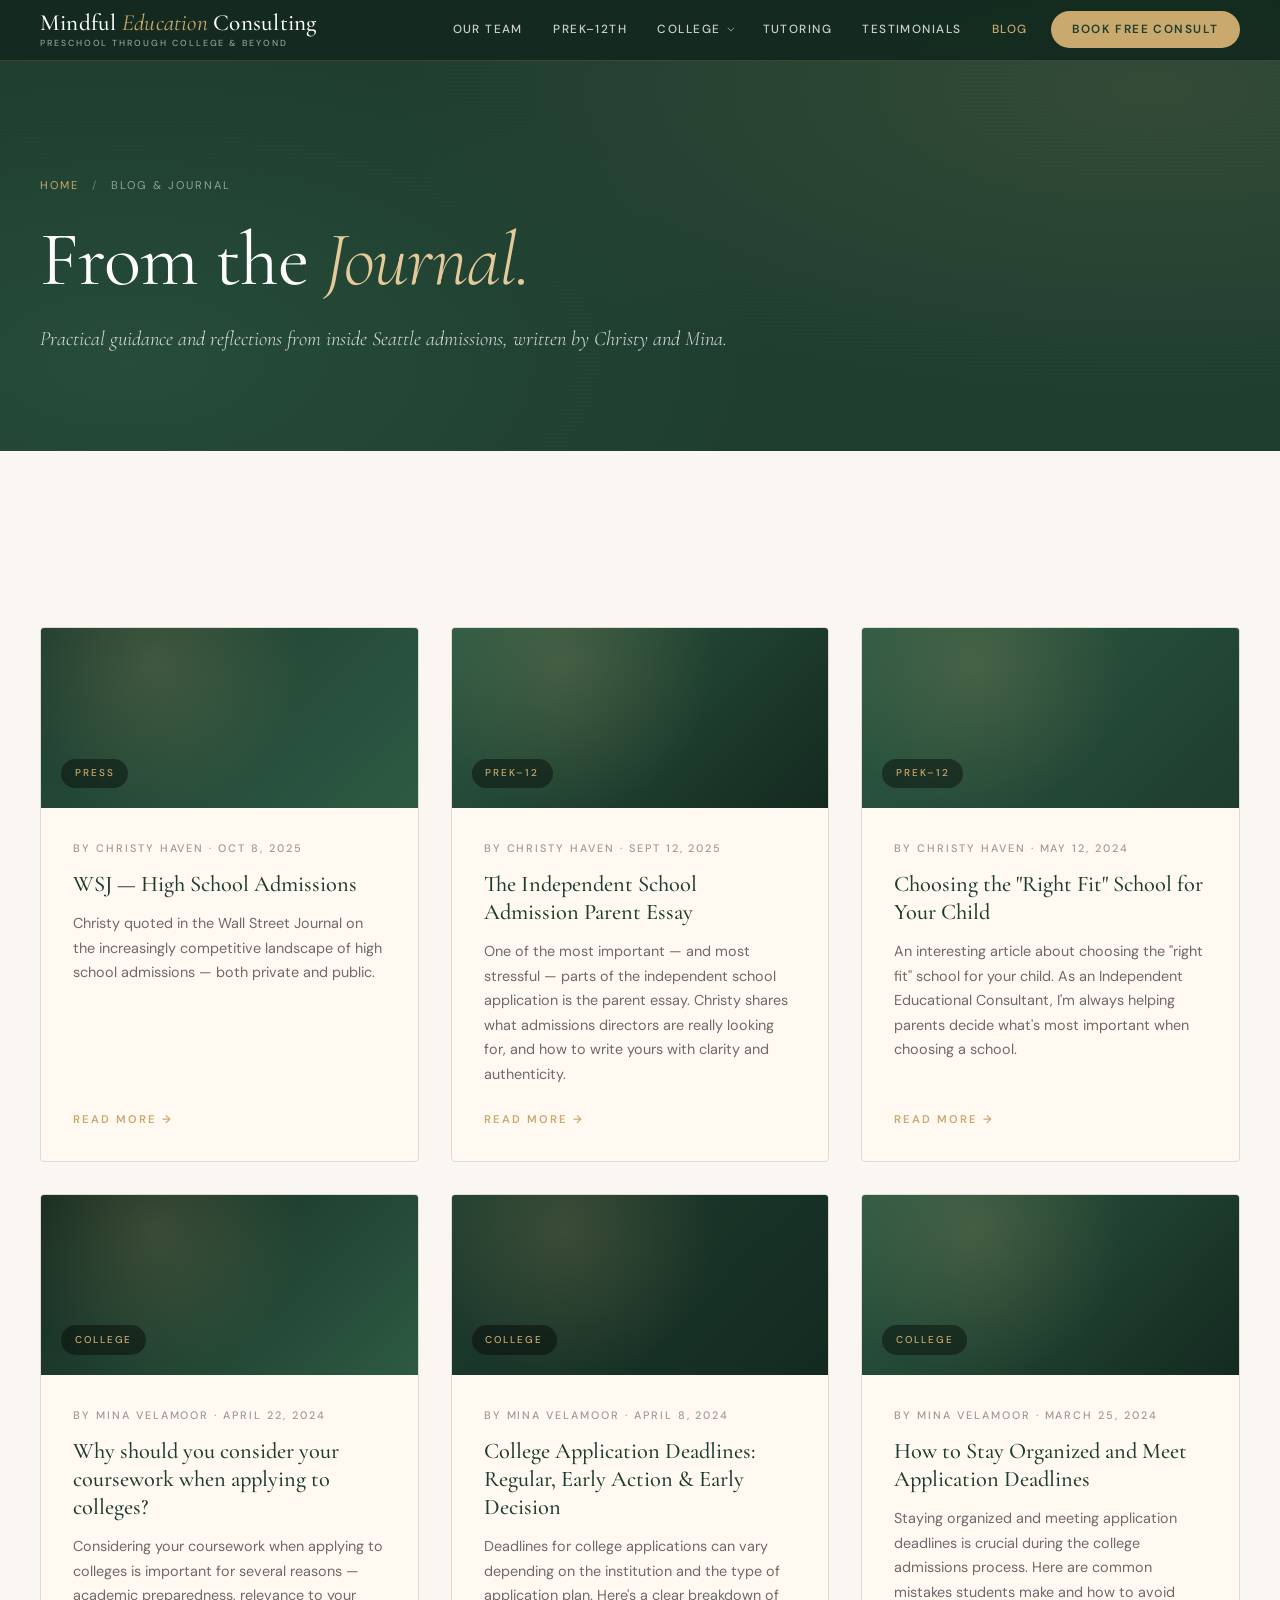
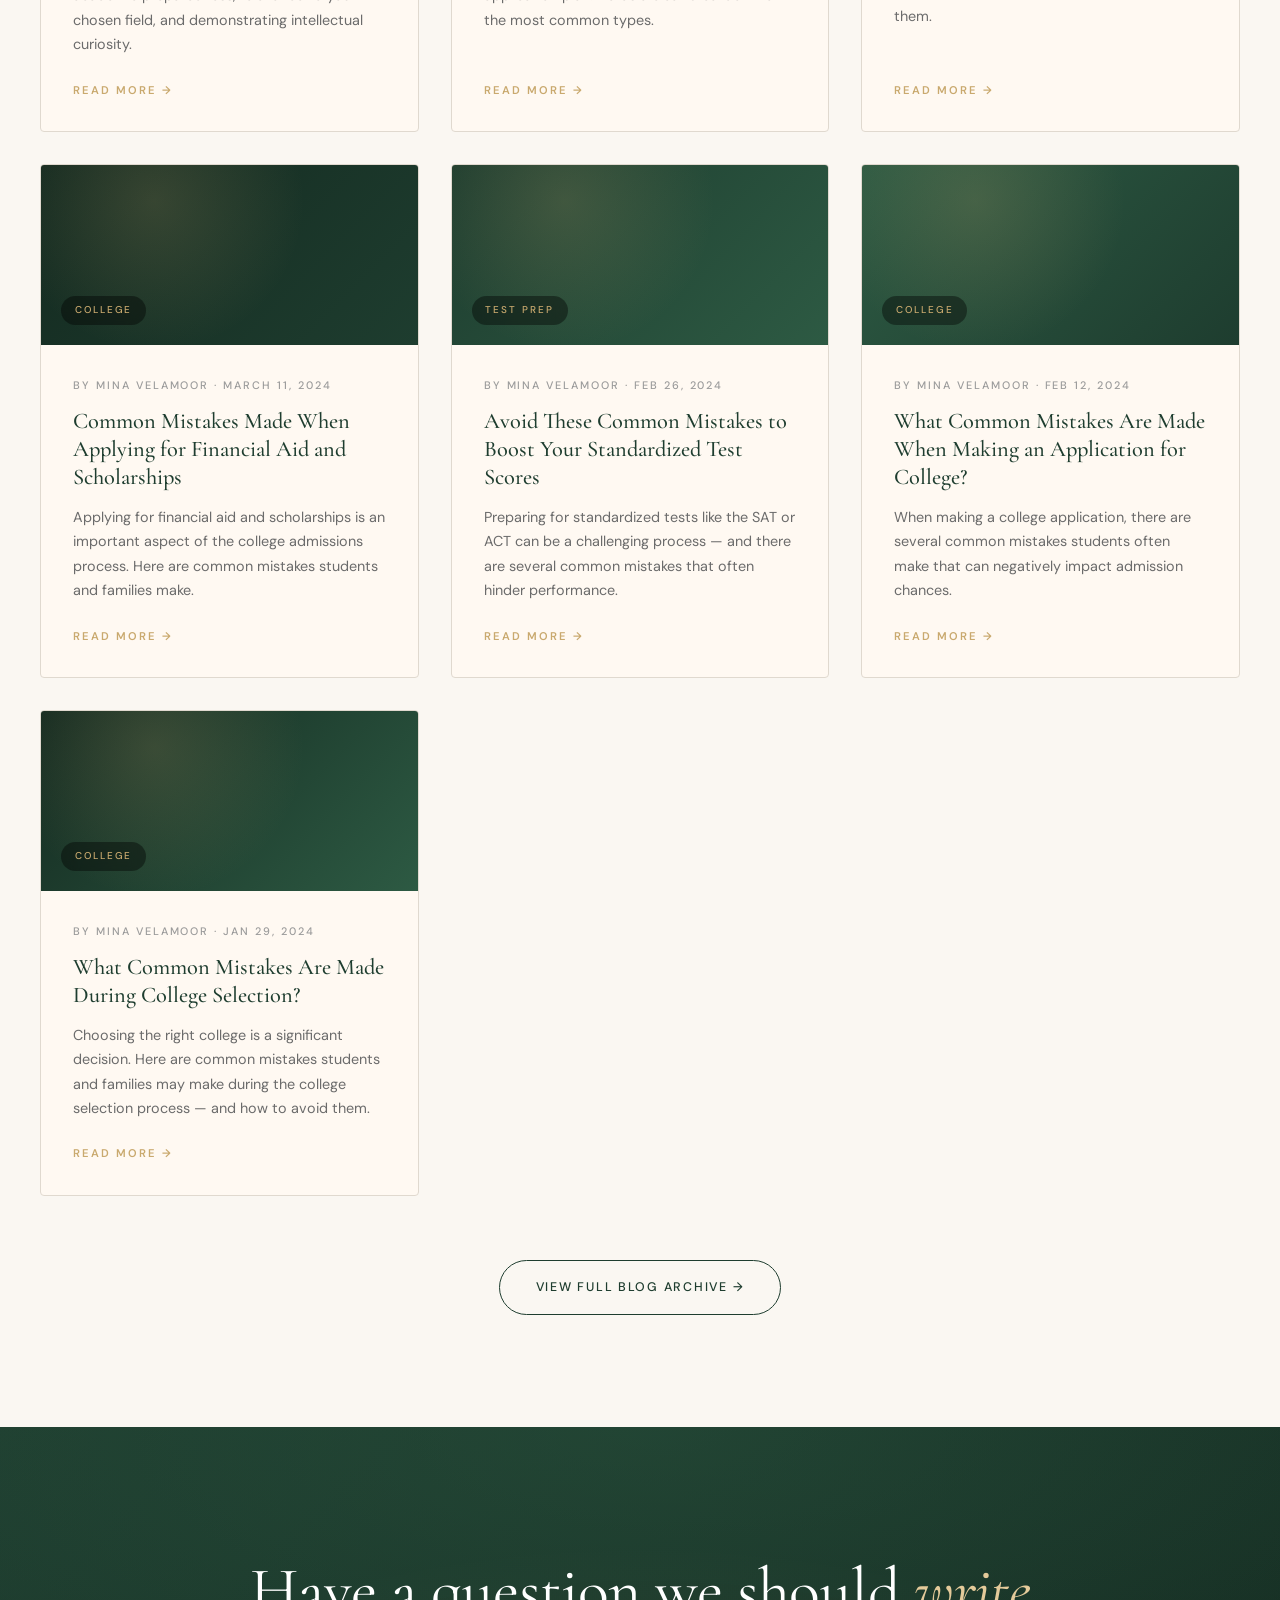
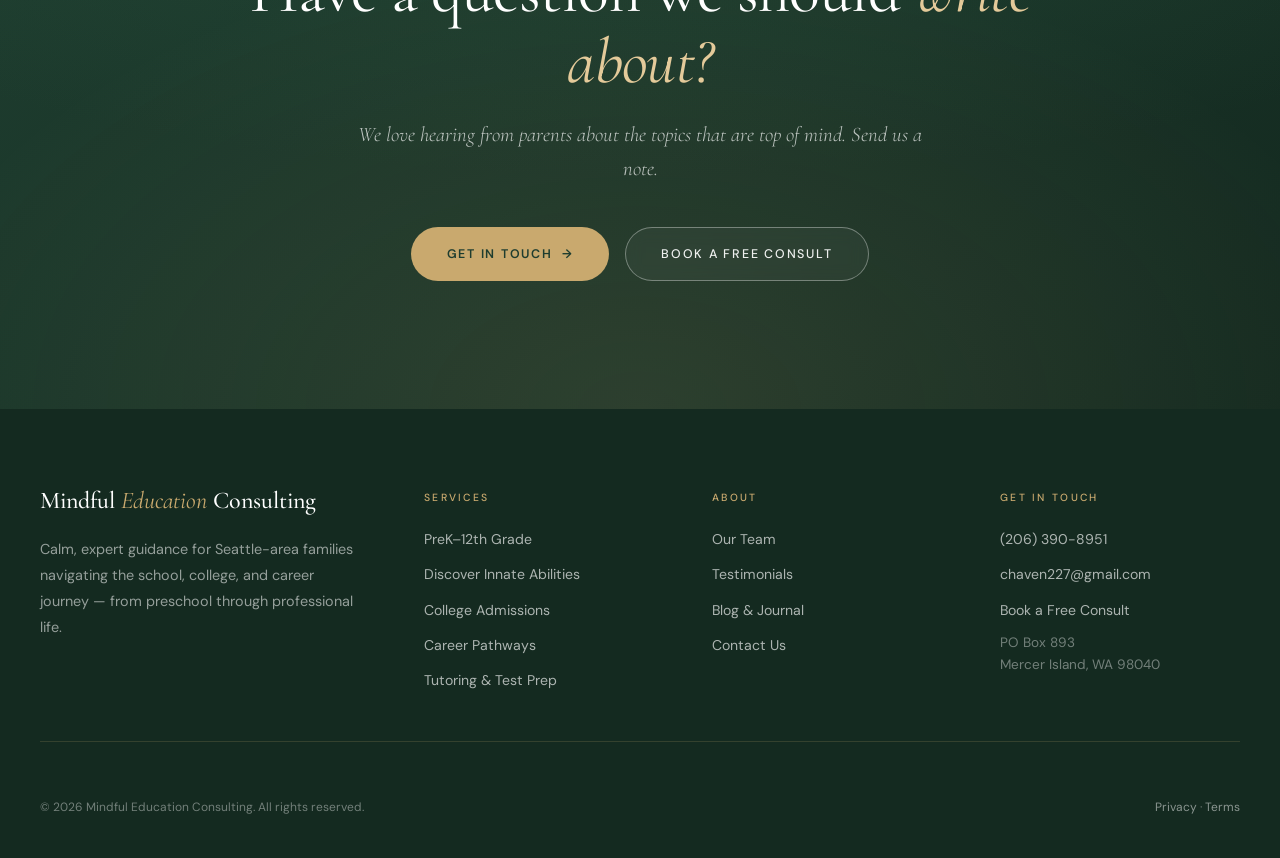
<file: blog.html>
<!DOCTYPE html>
<html lang="en">
<head>
<meta charset="UTF-8" />
<meta name="viewport" content="width=device-width, initial-scale=1.0" />
<title>Blog &amp; Journal — Mindful Education Consulting</title>
<meta name="description" content="Insights and guidance for the school, college, and career journey from Christy Haven and Mina Velamoor." />
<link rel="preconnect" href="https://fonts.googleapis.com" />
<link rel="preconnect" href="https://fonts.gstatic.com" crossorigin />
<link href="https://fonts.googleapis.com/css2?family=Cormorant+Garamond:ital,wght@0,300;0,400;0,500;0,600;0,700;1,300;1,400;1,500;1,600&family=DM+Sans:wght@300;400;500;600&display=swap" rel="stylesheet" />
<link rel="icon" type="image/svg+xml" href="favicon.svg" />
<link rel="stylesheet" href="styles.css" />
</head>
<body>
<nav class="main-nav solid" id="mainNav">
  <a class="nav-logo" href="index.html">
    <span class="logo-name">Mindful <em>Education</em> Consulting</span>
    <span class="logo-tag">Preschool through College &amp; Beyond</span>
  </a>
  <ul class="nav-links">
    <li><a href="our-team.html">Our Team</a></li>
    <li><a href="prek-12.html">PreK–12th</a></li>
    <li class="has-dropdown">
      <a href="college.html">College</a>
      <ul class="dropdown">
        <li><a href="discover.html">Discover Your Innate Abilities</a></li>
        <li><a href="college-admissions.html">College Admissions</a></li>
        <li><a href="career-pathways.html">Career Pathways</a></li>
      </ul>
    </li>
    <li><a href="tutoring.html">Tutoring</a></li>
    <li><a href="testimonials.html">Testimonials</a></li>
    <li><a href="blog.html" class="active">Blog</a></li>
    <li><a href="contact.html" class="nav-cta">Book Free Consult</a></li>
  </ul>
  <button class="menu-btn" id="menuBtn">Menu</button>
</nav>

<div class="mobile-menu" id="mobileMenu">
  <ul>
    <li><a href="our-team.html">Our Team</a></li>
    <li><a href="prek-12.html">PreK–12th</a></li>
    <li><a href="college.html">College</a>
      <ul class="sub">
        <li><a href="discover.html">Discover Your Innate Abilities</a></li>
        <li><a href="college-admissions.html">College Admissions</a></li>
        <li><a href="career-pathways.html">Career Pathways</a></li>
      </ul>
    </li>
    <li><a href="tutoring.html">Tutoring Services</a></li>
    <li><a href="testimonials.html">Testimonials</a></li>
    <li><a href="blog.html">Blog</a></li>
    <li><a href="contact.html">Contact Us</a></li>
  </ul>
</div>
<section class="page-hero">
  <div class="page-hero-grain"></div>
  <div class="page-hero-inner">
    <div class="breadcrumb"><a href="index.html">Home</a> Blog &amp; Journal</div>
    <h1>From the <em>Journal.</em></h1>
    <p class="lede">Practical guidance and reflections from inside Seattle admissions, written by Christy and Mina.</p>
  </div>
</section>

<section class="blog-section" style="padding: 7rem 2.5rem;">
  <div class="container">

    <div class="blog-grid">

      <a href="https://mindfuleducationconsulting.com/2025/10/wsj-high-school-admissions/" class="blog-card fade-up">
        <div class="blog-image" style="background:linear-gradient(135deg,#1e3d2f,#2d5a43);">
          <span class="blog-cat">Press</span>
        </div>
        <div class="blog-card-body">
          <div class="blog-meta">By Christy Haven · Oct 8, 2025</div>
          <h4>WSJ — High School Admissions</h4>
          <p>Christy quoted in the Wall Street Journal on the increasingly competitive landscape of high school admissions — both private and public.</p>
          <span class="blog-card-link">Read More →</span>
        </div>
      </a>

      <a href="https://mindfuleducationconsulting.com/2025/09/12/independent-school-admission-parent-essay/" class="blog-card fade-up">
        <div class="blog-image" style="background:linear-gradient(135deg,#2d5a43,#142a20);">
          <span class="blog-cat">PreK–12</span>
        </div>
        <div class="blog-card-body">
          <div class="blog-meta">By Christy Haven · Sept 12, 2025</div>
          <h4>The Independent School Admission Parent Essay</h4>
          <p>One of the most important — and most stressful — parts of the independent school application is the parent essay. Christy shares what admissions directors are really looking for, and how to write yours with clarity and authenticity.</p>
          <span class="blog-card-link">Read More →</span>
        </div>
      </a>

      <a href="https://mindfuleducationconsulting.com/2024/05/choosing-the-right-fit-school-for-your-child/" class="blog-card fade-up">
        <div class="blog-image" style="background:linear-gradient(135deg,#2d5a43,#1e3d2f);">
          <span class="blog-cat">PreK–12</span>
        </div>
        <div class="blog-card-body">
          <div class="blog-meta">By Christy Haven · May 12, 2024</div>
          <h4>Choosing the "Right Fit" School for Your Child</h4>
          <p>An interesting article about choosing the "right fit" school for your child. As an Independent Educational Consultant, I'm always helping parents decide what's most important when choosing a school.</p>
          <span class="blog-card-link">Read More →</span>
        </div>
      </a>

      <a href="https://mindfuleducationconsulting.com/2024/04/why-should-you-consider-your-coursework-when-applying-to-colleges/" class="blog-card fade-up">
        <div class="blog-image" style="background:linear-gradient(135deg,#142a20,#2d5a43);">
          <span class="blog-cat">College</span>
        </div>
        <div class="blog-card-body">
          <div class="blog-meta">By Mina Velamoor · April 22, 2024</div>
          <h4>Why should you consider your coursework when applying to colleges?</h4>
          <p>Considering your coursework when applying to colleges is important for several reasons — academic preparedness, relevance to your chosen field, and demonstrating intellectual curiosity.</p>
          <span class="blog-card-link">Read More →</span>
        </div>
      </a>

      <a href="https://mindfuleducationconsulting.com/2024/04/college-application-deadlines-regular-decision-early-action-early-decision/" class="blog-card fade-up">
        <div class="blog-image" style="background:linear-gradient(135deg,#1e3d2f,#142a20);">
          <span class="blog-cat">College</span>
        </div>
        <div class="blog-card-body">
          <div class="blog-meta">By Mina Velamoor · April 8, 2024</div>
          <h4>College Application Deadlines: Regular, Early Action &amp; Early Decision</h4>
          <p>Deadlines for college applications can vary depending on the institution and the type of application plan. Here's a clear breakdown of the most common types.</p>
          <span class="blog-card-link">Read More →</span>
        </div>
      </a>

      <a href="https://mindfuleducationconsulting.com/2024/03/how-to-stay-organized-and-meet-application-deadlines/" class="blog-card fade-up">
        <div class="blog-image" style="background:linear-gradient(135deg,#2d5a43,#142a20);">
          <span class="blog-cat">College</span>
        </div>
        <div class="blog-card-body">
          <div class="blog-meta">By Mina Velamoor · March 25, 2024</div>
          <h4>How to Stay Organized and Meet Application Deadlines</h4>
          <p>Staying organized and meeting application deadlines is crucial during the college admissions process. Here are common mistakes students make and how to avoid them.</p>
          <span class="blog-card-link">Read More →</span>
        </div>
      </a>

      <a href="https://mindfuleducationconsulting.com/2024/03/common-mistakes-made-when-applying-for-financial-aid-and-scholarships/" class="blog-card fade-up">
        <div class="blog-image" style="background:linear-gradient(135deg,#142a20,#1e3d2f);">
          <span class="blog-cat">College</span>
        </div>
        <div class="blog-card-body">
          <div class="blog-meta">By Mina Velamoor · March 11, 2024</div>
          <h4>Common Mistakes Made When Applying for Financial Aid and Scholarships</h4>
          <p>Applying for financial aid and scholarships is an important aspect of the college admissions process. Here are common mistakes students and families make.</p>
          <span class="blog-card-link">Read More →</span>
        </div>
      </a>

      <a href="https://mindfuleducationconsulting.com/2024/02/avoid-these-common-mistakes-to-boost-your-standardized-test-scores/" class="blog-card fade-up">
        <div class="blog-image" style="background:linear-gradient(135deg,#1e3d2f,#2d5a43);">
          <span class="blog-cat">Test Prep</span>
        </div>
        <div class="blog-card-body">
          <div class="blog-meta">By Mina Velamoor · Feb 26, 2024</div>
          <h4>Avoid These Common Mistakes to Boost Your Standardized Test Scores</h4>
          <p>Preparing for standardized tests like the SAT or ACT can be a challenging process — and there are several common mistakes that often hinder performance.</p>
          <span class="blog-card-link">Read More →</span>
        </div>
      </a>

      <a href="https://mindfuleducationconsulting.com/2024/02/what-common-mistakes-are-made-when-making-an-application-for-college/" class="blog-card fade-up">
        <div class="blog-image" style="background:linear-gradient(135deg,#2d5a43,#1e3d2f);">
          <span class="blog-cat">College</span>
        </div>
        <div class="blog-card-body">
          <div class="blog-meta">By Mina Velamoor · Feb 12, 2024</div>
          <h4>What Common Mistakes Are Made When Making an Application for College?</h4>
          <p>When making a college application, there are several common mistakes students often make that can negatively impact admission chances.</p>
          <span class="blog-card-link">Read More →</span>
        </div>
      </a>

      <a href="https://mindfuleducationconsulting.com/2024/01/what-common-mistakes-are-made-during-college-selection/" class="blog-card fade-up">
        <div class="blog-image" style="background:linear-gradient(135deg,#142a20,#2d5a43);">
          <span class="blog-cat">College</span>
        </div>
        <div class="blog-card-body">
          <div class="blog-meta">By Mina Velamoor · Jan 29, 2024</div>
          <h4>What Common Mistakes Are Made During College Selection?</h4>
          <p>Choosing the right college is a significant decision. Here are common mistakes students and families may make during the college selection process — and how to avoid them.</p>
          <span class="blog-card-link">Read More →</span>
        </div>
      </a>

    </div>

    <div style="text-align:center; margin-top: 4rem;">
      <a href="https://mindfuleducationconsulting.com/blog/" target="_blank" rel="noopener" class="btn-outline-dark">View Full Blog Archive →</a>
    </div>

  </div>
</section>

<section class="cta-section">
  <div class="container">
    <h2>Have a question we should <em>write about?</em></h2>
    <p>We love hearing from parents about the topics that are top of mind. Send us a note.</p>
    <div class="cta-actions">
      <a href="contact.html" class="btn-primary">Get in Touch <span class="arrow">→</span></a>
      <a href="https://calendly.com/chaven227" target="_blank" rel="noopener" class="btn-outline">Book a Free Consult</a>
    </div>
  </div>
</section>
<footer class="main-footer">
  <div class="footer-inner">
    <div class="footer-brand">
      <div class="footer-logo-name">Mindful <em>Education</em> Consulting</div>
      <p>Calm, expert guidance for Seattle-area families navigating the school, college, and career journey — from preschool through professional life.</p>
    </div>
    <div class="footer-col">
      <h5>Services</h5>
      <ul>
        <li><a href="prek-12.html">PreK–12th Grade</a></li>
        <li><a href="discover.html">Discover Innate Abilities</a></li>
        <li><a href="college-admissions.html">College Admissions</a></li>
        <li><a href="career-pathways.html">Career Pathways</a></li>
        <li><a href="tutoring.html">Tutoring &amp; Test Prep</a></li>
      </ul>
    </div>
    <div class="footer-col">
      <h5>About</h5>
      <ul>
        <li><a href="our-team.html">Our Team</a></li>
        <li><a href="testimonials.html">Testimonials</a></li>
        <li><a href="blog.html">Blog &amp; Journal</a></li>
        <li><a href="contact.html">Contact Us</a></li>
      </ul>
    </div>
    <div class="footer-col">
      <h5>Get in Touch</h5>
      <ul>
        <li><a href="tel:+12063908951">(206) 390-8951</a></li>
        <li><a href="mailto:chaven227@gmail.com">chaven227@gmail.com</a></li>
        <li><a href="https://calendly.com/chaven227" target="_blank" rel="noopener">Book a Free Consult</a></li>
        <li class="address">PO Box 893<br/>Mercer Island, WA 98040</li>
      </ul>
    </div>
  </div>
  <div class="footer-bottom">
    <span>© 2026 Mindful Education Consulting. All rights reserved.</span>
    <span><a href="#">Privacy</a> · <a href="#">Terms</a></span>
  </div>
</footer>

<script>
  const nav = document.getElementById('mainNav');
  window.addEventListener('scroll', () => {
    if (window.scrollY > 40) nav.classList.add('scrolled');
    else nav.classList.remove('scrolled');
  });
  const menuBtn = document.getElementById('menuBtn');
  const mobileMenu = document.getElementById('mobileMenu');
  if (menuBtn) {
    menuBtn.addEventListener('click', () => {
      mobileMenu.classList.toggle('open');
      menuBtn.textContent = mobileMenu.classList.contains('open') ? 'Close' : 'Menu';
    });
    mobileMenu.querySelectorAll('a').forEach(a => {
      a.addEventListener('click', () => {
        mobileMenu.classList.remove('open');
        menuBtn.textContent = 'Menu';
      });
    });
  }
  const obs = new IntersectionObserver((entries) => {
    entries.forEach(e => {
      if (e.isIntersecting) { e.target.classList.add('visible'); obs.unobserve(e.target); }
    });
  }, { threshold: 0.12 });
  document.querySelectorAll('.fade-up').forEach(el => obs.observe(el));
</script>

</body>
</html>
</file>
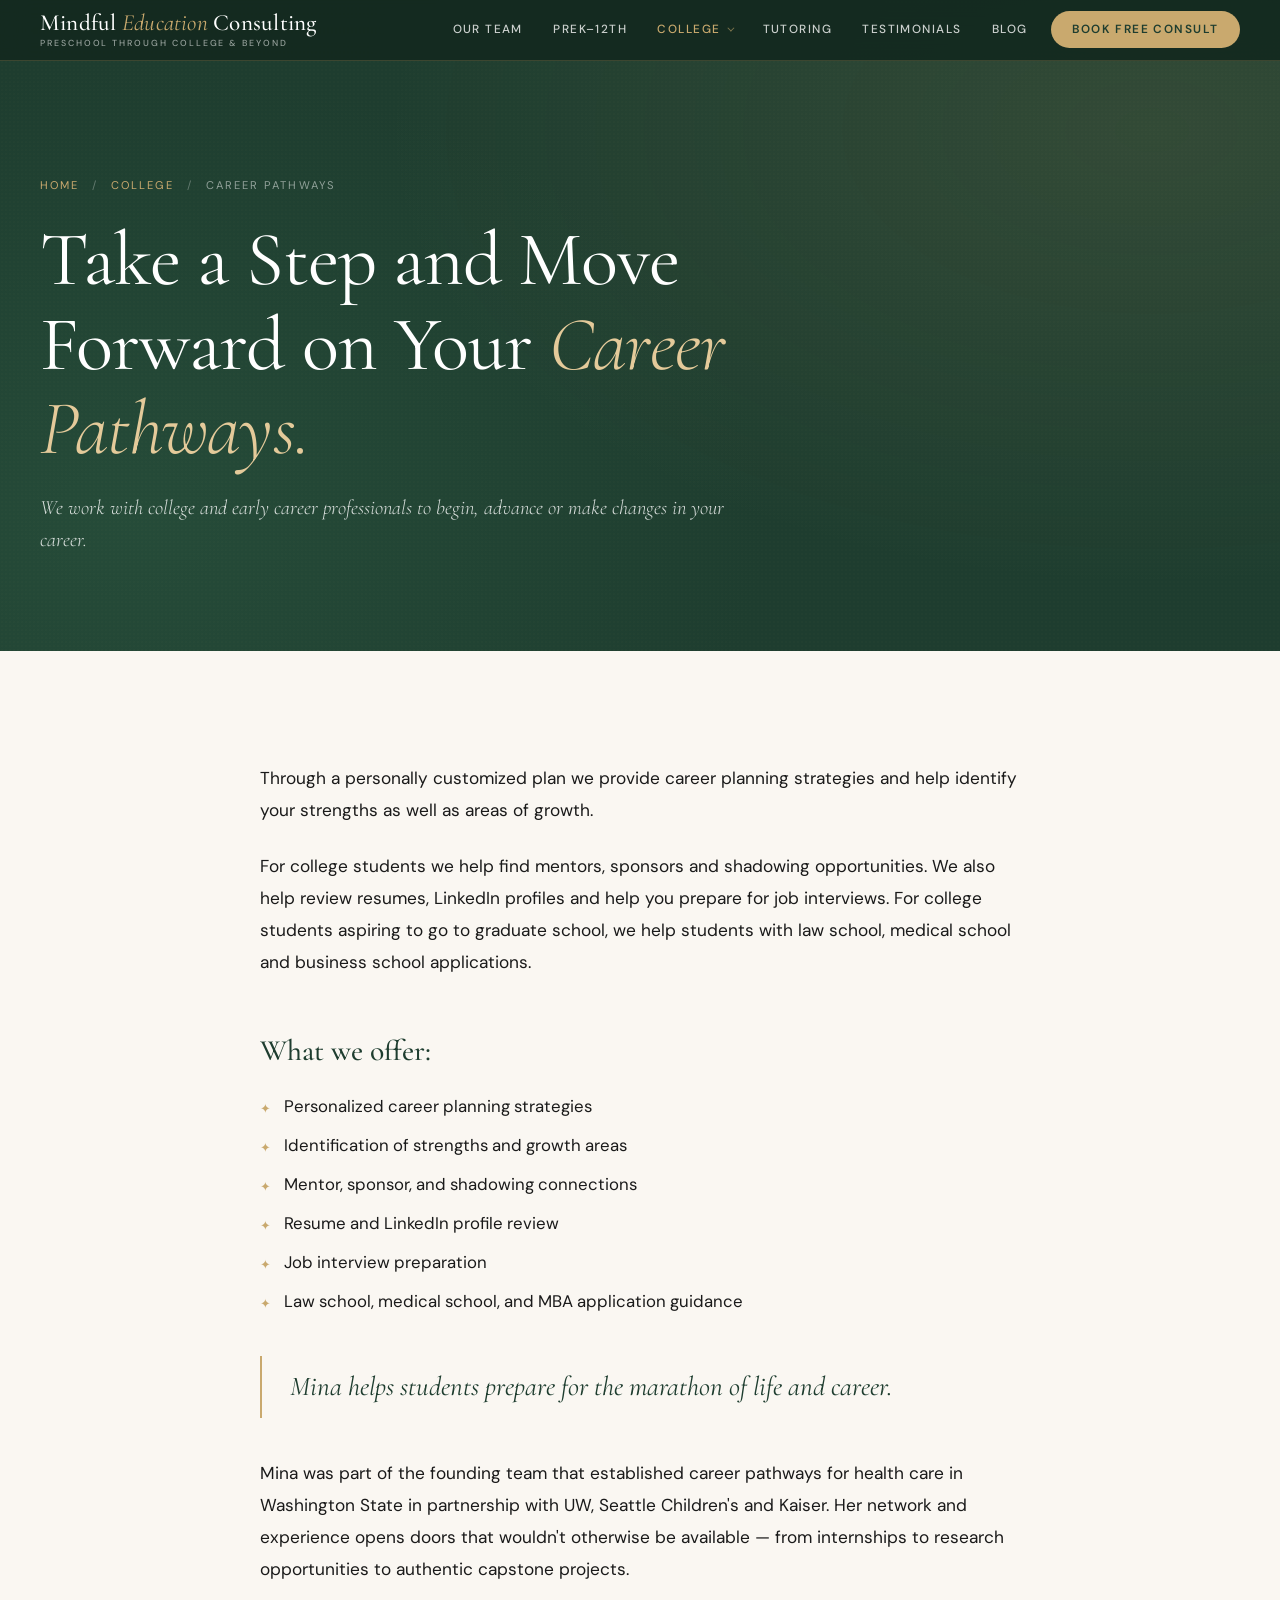
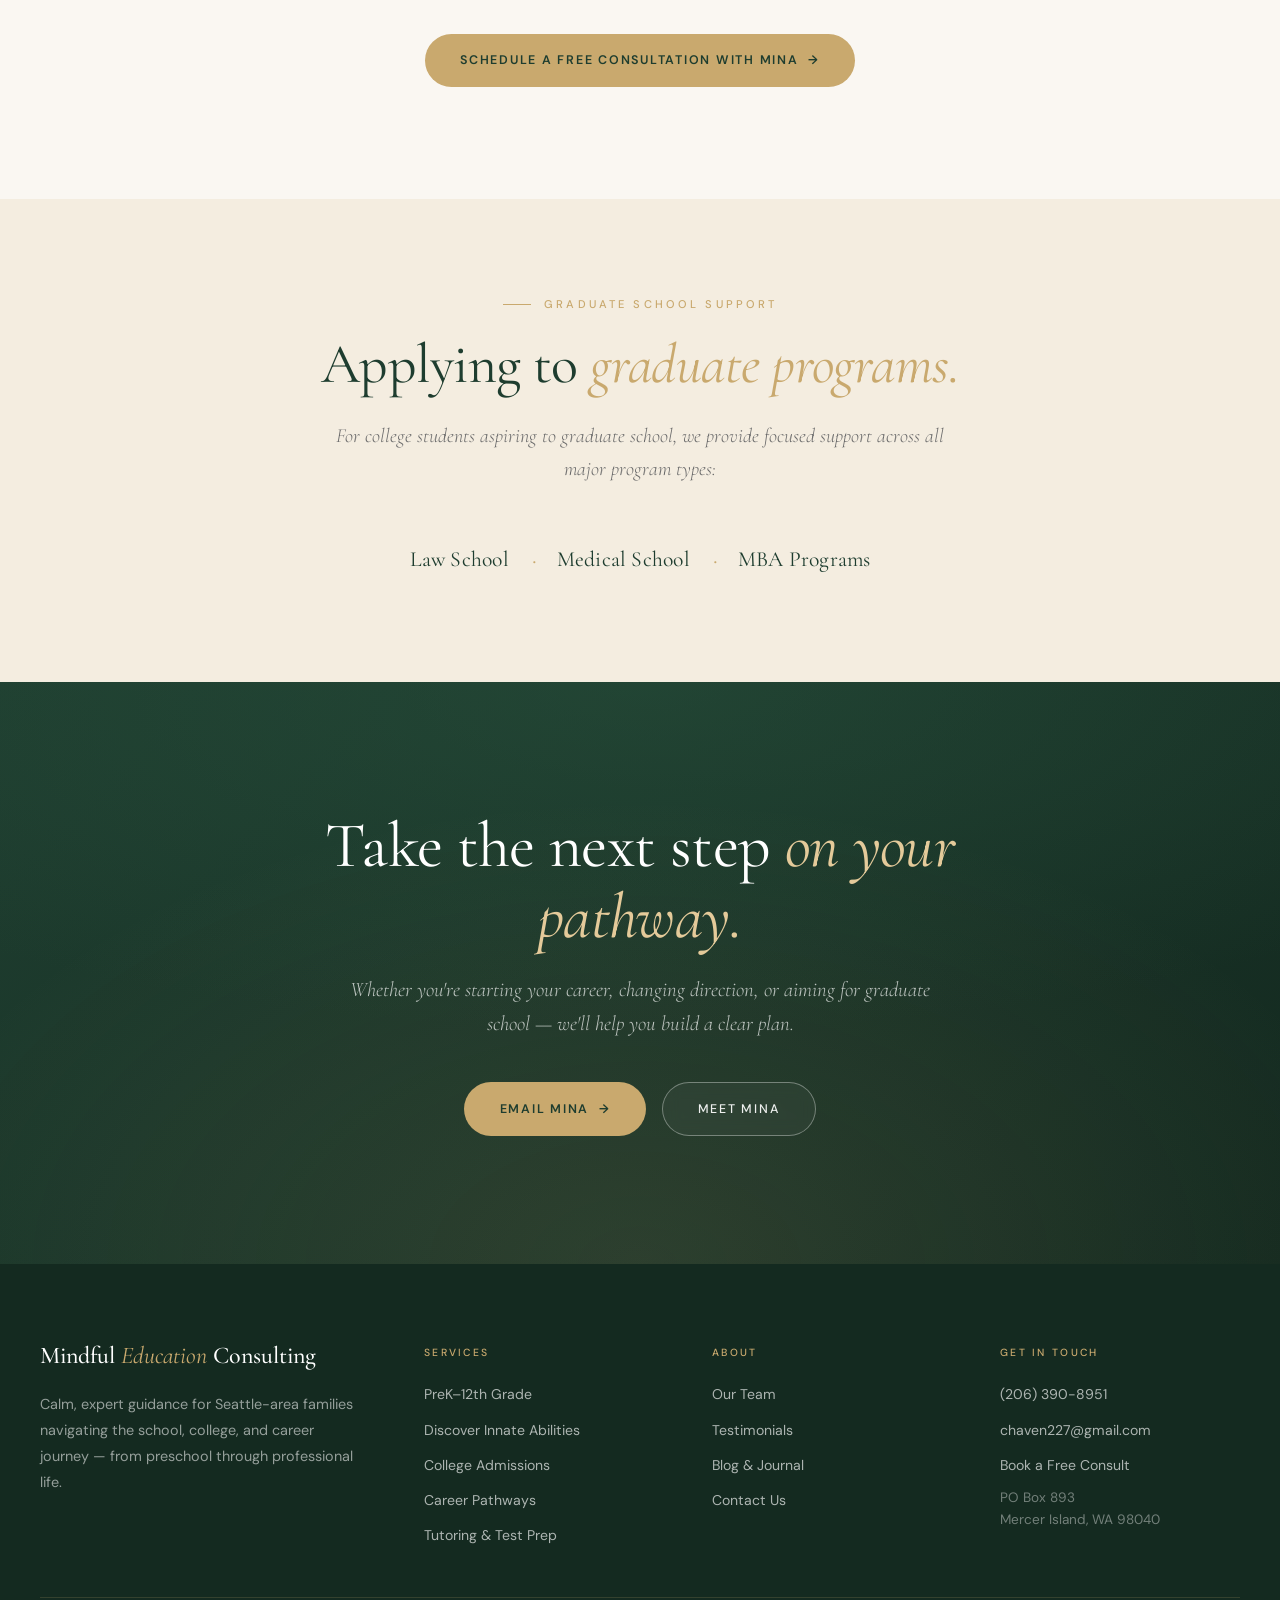
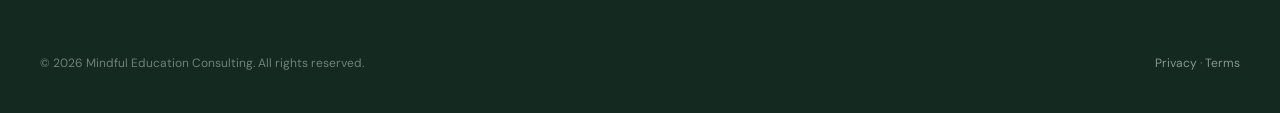
<file: career-pathways.html>
<!DOCTYPE html>
<html lang="en">
<head>
<meta charset="UTF-8" />
<meta name="viewport" content="width=device-width, initial-scale=1.0" />
<title>Career Pathways — Mindful Education Consulting</title>
<meta name="description" content="Take a Step and Move Forward on Your Career Pathways. Career planning, mentors, resumes, LinkedIn, and graduate school applications." />
<link rel="preconnect" href="https://fonts.googleapis.com" />
<link rel="preconnect" href="https://fonts.gstatic.com" crossorigin />
<link href="https://fonts.googleapis.com/css2?family=Cormorant+Garamond:ital,wght@0,300;0,400;0,500;0,600;0,700;1,300;1,400;1,500;1,600&family=DM+Sans:wght@300;400;500;600&display=swap" rel="stylesheet" />
<link rel="icon" type="image/svg+xml" href="favicon.svg" />
<link rel="stylesheet" href="styles.css" />
</head>
<body>
<nav class="main-nav solid" id="mainNav">
  <a class="nav-logo" href="index.html">
    <span class="logo-name">Mindful <em>Education</em> Consulting</span>
    <span class="logo-tag">Preschool through College &amp; Beyond</span>
  </a>
  <ul class="nav-links">
    <li><a href="our-team.html">Our Team</a></li>
    <li><a href="prek-12.html">PreK–12th</a></li>
    <li class="has-dropdown">
      <a href="college.html" class="active">College</a>
      <ul class="dropdown">
        <li><a href="discover.html">Discover Your Innate Abilities</a></li>
        <li><a href="college-admissions.html">College Admissions</a></li>
        <li><a href="career-pathways.html">Career Pathways</a></li>
      </ul>
    </li>
    <li><a href="tutoring.html">Tutoring</a></li>
    <li><a href="testimonials.html">Testimonials</a></li>
    <li><a href="blog.html">Blog</a></li>
    <li><a href="contact.html" class="nav-cta">Book Free Consult</a></li>
  </ul>
  <button class="menu-btn" id="menuBtn">Menu</button>
</nav>

<div class="mobile-menu" id="mobileMenu">
  <ul>
    <li><a href="our-team.html">Our Team</a></li>
    <li><a href="prek-12.html">PreK–12th</a></li>
    <li><a href="college.html">College</a>
      <ul class="sub">
        <li><a href="discover.html">Discover Your Innate Abilities</a></li>
        <li><a href="college-admissions.html">College Admissions</a></li>
        <li><a href="career-pathways.html">Career Pathways</a></li>
      </ul>
    </li>
    <li><a href="tutoring.html">Tutoring Services</a></li>
    <li><a href="testimonials.html">Testimonials</a></li>
    <li><a href="blog.html">Blog</a></li>
    <li><a href="contact.html">Contact Us</a></li>
  </ul>
</div>
<section class="page-hero">
  <div class="page-hero-grain"></div>
  <div class="page-hero-inner">
    <div class="breadcrumb"><a href="index.html">Home</a> <a href="college.html">College</a> Career Pathways</div>
    <h1>Take a Step and Move Forward on Your <em>Career Pathways.</em></h1>
    <p class="lede">We work with college and early career professionals to begin, advance or make changes in your career.</p>
  </div>
</section>

<section style="background: var(--cream); padding: 7rem 2.5rem;">
  <div class="prose">
    <p>Through a personally customized plan we provide career planning strategies and help identify your strengths as well as areas of growth.</p>

    <p>For college students we help find mentors, sponsors and shadowing opportunities. We also help review resumes, LinkedIn profiles and help you prepare for job interviews. For college students aspiring to go to graduate school, we help students with law school, medical school and business school applications.</p>

    <h3>What we offer:</h3>
    <ul>
      <li>Personalized career planning strategies</li>
      <li>Identification of strengths and growth areas</li>
      <li>Mentor, sponsor, and shadowing connections</li>
      <li>Resume and LinkedIn profile review</li>
      <li>Job interview preparation</li>
      <li>Law school, medical school, and MBA application guidance</li>
    </ul>

    <div class="pull-quote">Mina helps students prepare for the marathon of life and career.</div>

    <p>Mina was part of the founding team that established career pathways for health care in Washington State in partnership with UW, Seattle Children's and Kaiser. Her network and experience opens doors that wouldn't otherwise be available — from internships to research opportunities to authentic capstone projects.</p>

    <div style="text-align:center; margin-top:3rem;">
      <a href="mailto:collegeadmissions@mindfuleducationconsulting.com" class="btn-primary">Schedule a FREE Consultation with Mina <span class="arrow">→</span></a>
    </div>
  </div>
</section>

<!-- ═══════ GRAD SCHOOL ═══════ -->
<section style="background: var(--ivory); padding: 6rem 2.5rem; text-align: center;">
  <div class="container">
    <div class="section-tag center">Graduate School Support</div>
    <h2>Applying to <em>graduate programs.</em></h2>
    <p class="section-intro" style="margin: 1.5rem auto 0;">For college students aspiring to graduate school, we provide focused support across all major program types:</p>
    <div class="schools-list" style="margin-top: 3rem;">
      <span class="school-item">Law School</span>
      <span class="school-item">Medical School</span>
      <span class="school-item">MBA Programs</span>
    </div>
  </div>
</section>

<section class="cta-section">
  <div class="container">
    <h2>Take the next step <em>on your pathway.</em></h2>
    <p>Whether you're starting your career, changing direction, or aiming for graduate school — we'll help you build a clear plan.</p>
    <div class="cta-actions">
      <a href="mailto:collegeadmissions@mindfuleducationconsulting.com" class="btn-primary">Email Mina <span class="arrow">→</span></a>
      <a href="our-team.html#mina" class="btn-outline">Meet Mina</a>
    </div>
  </div>
</section>
<footer class="main-footer">
  <div class="footer-inner">
    <div class="footer-brand">
      <div class="footer-logo-name">Mindful <em>Education</em> Consulting</div>
      <p>Calm, expert guidance for Seattle-area families navigating the school, college, and career journey — from preschool through professional life.</p>
    </div>
    <div class="footer-col">
      <h5>Services</h5>
      <ul>
        <li><a href="prek-12.html">PreK–12th Grade</a></li>
        <li><a href="discover.html">Discover Innate Abilities</a></li>
        <li><a href="college-admissions.html">College Admissions</a></li>
        <li><a href="career-pathways.html">Career Pathways</a></li>
        <li><a href="tutoring.html">Tutoring &amp; Test Prep</a></li>
      </ul>
    </div>
    <div class="footer-col">
      <h5>About</h5>
      <ul>
        <li><a href="our-team.html">Our Team</a></li>
        <li><a href="testimonials.html">Testimonials</a></li>
        <li><a href="blog.html">Blog &amp; Journal</a></li>
        <li><a href="contact.html">Contact Us</a></li>
      </ul>
    </div>
    <div class="footer-col">
      <h5>Get in Touch</h5>
      <ul>
        <li><a href="tel:+12063908951">(206) 390-8951</a></li>
        <li><a href="mailto:chaven227@gmail.com">chaven227@gmail.com</a></li>
        <li><a href="https://calendly.com/chaven227" target="_blank" rel="noopener">Book a Free Consult</a></li>
        <li class="address">PO Box 893<br/>Mercer Island, WA 98040</li>
      </ul>
    </div>
  </div>
  <div class="footer-bottom">
    <span>© 2026 Mindful Education Consulting. All rights reserved.</span>
    <span><a href="#">Privacy</a> · <a href="#">Terms</a></span>
  </div>
</footer>

<script>
  const nav = document.getElementById('mainNav');
  window.addEventListener('scroll', () => {
    if (window.scrollY > 40) nav.classList.add('scrolled');
    else nav.classList.remove('scrolled');
  });
  const menuBtn = document.getElementById('menuBtn');
  const mobileMenu = document.getElementById('mobileMenu');
  if (menuBtn) {
    menuBtn.addEventListener('click', () => {
      mobileMenu.classList.toggle('open');
      menuBtn.textContent = mobileMenu.classList.contains('open') ? 'Close' : 'Menu';
    });
    mobileMenu.querySelectorAll('a').forEach(a => {
      a.addEventListener('click', () => {
        mobileMenu.classList.remove('open');
        menuBtn.textContent = 'Menu';
      });
    });
  }
  const obs = new IntersectionObserver((entries) => {
    entries.forEach(e => {
      if (e.isIntersecting) { e.target.classList.add('visible'); obs.unobserve(e.target); }
    });
  }, { threshold: 0.12 });
  document.querySelectorAll('.fade-up').forEach(el => obs.observe(el));
</script>

</body>
</html>
</file>
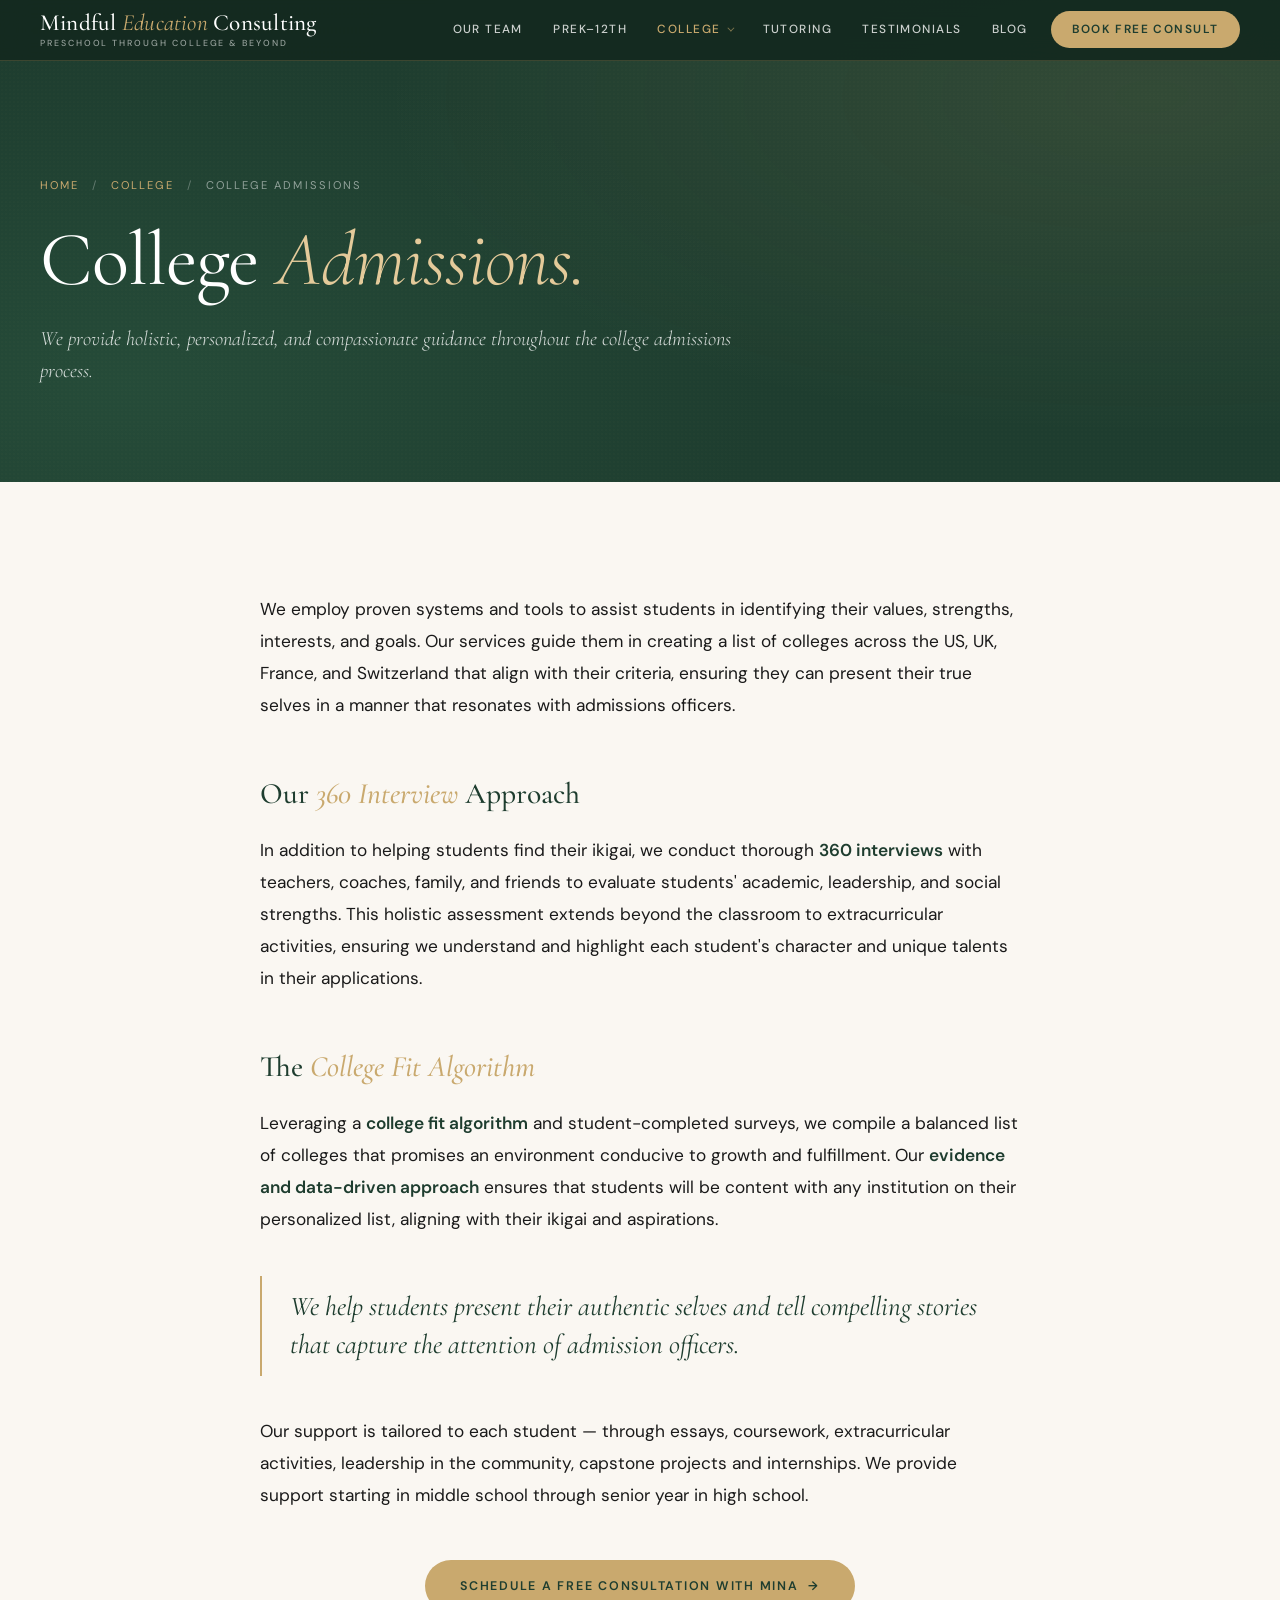
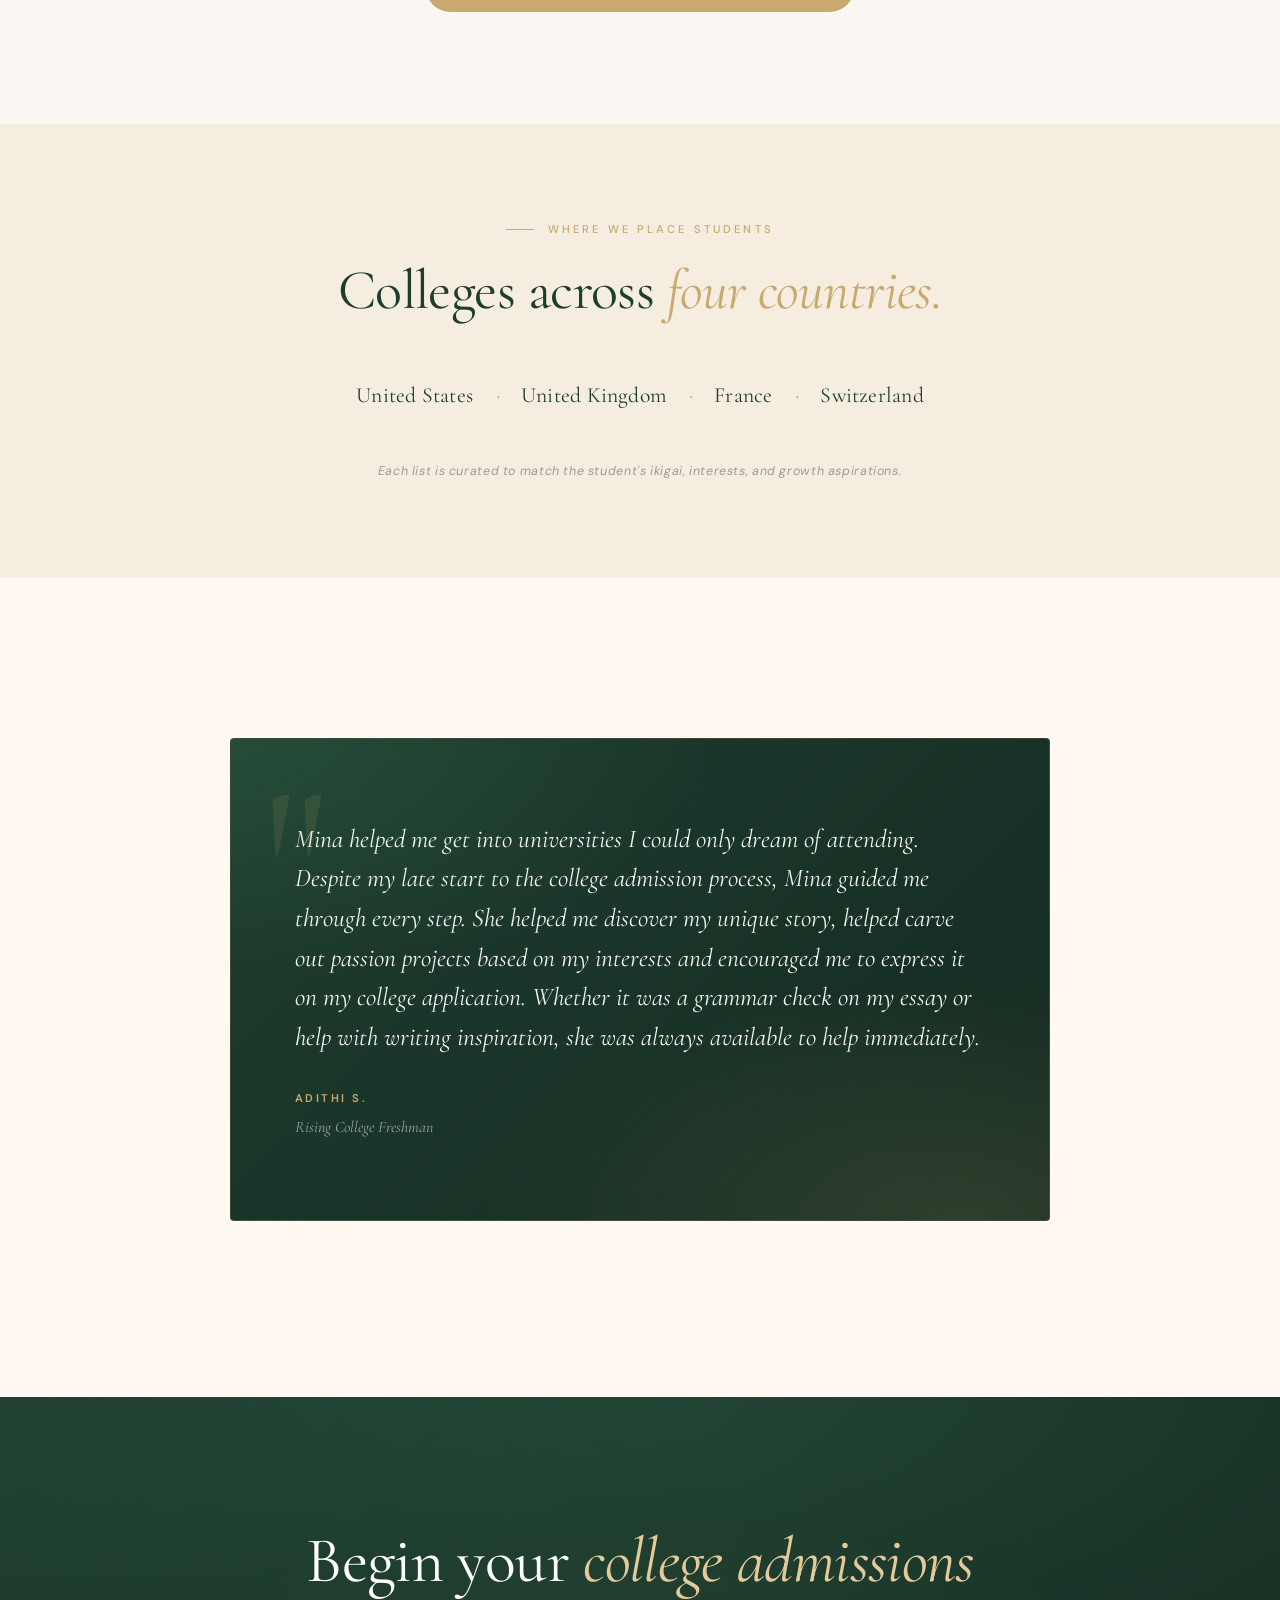
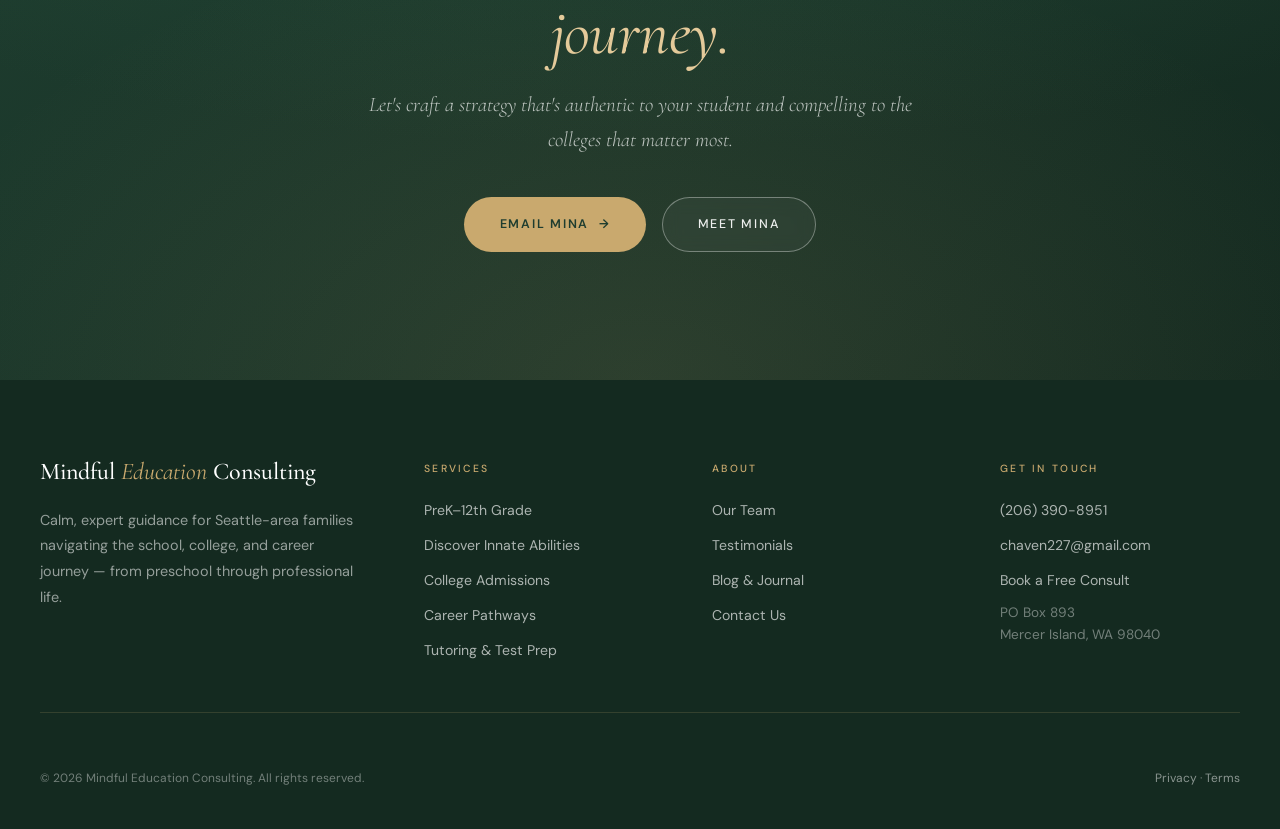
<file: college-admissions.html>
<!DOCTYPE html>
<html lang="en">
<head>
<meta charset="UTF-8" />
<meta name="viewport" content="width=device-width, initial-scale=1.0" />
<title>College Admissions — Mindful Education Consulting</title>
<meta name="description" content="Holistic, personalized, and compassionate guidance throughout the college admissions process — including 360 interviews and a college fit algorithm." />
<link rel="preconnect" href="https://fonts.googleapis.com" />
<link rel="preconnect" href="https://fonts.gstatic.com" crossorigin />
<link href="https://fonts.googleapis.com/css2?family=Cormorant+Garamond:ital,wght@0,300;0,400;0,500;0,600;0,700;1,300;1,400;1,500;1,600&family=DM+Sans:wght@300;400;500;600&display=swap" rel="stylesheet" />
<link rel="icon" type="image/svg+xml" href="favicon.svg" />
<link rel="stylesheet" href="styles.css" />
</head>
<body>
<nav class="main-nav solid" id="mainNav">
  <a class="nav-logo" href="index.html">
    <span class="logo-name">Mindful <em>Education</em> Consulting</span>
    <span class="logo-tag">Preschool through College &amp; Beyond</span>
  </a>
  <ul class="nav-links">
    <li><a href="our-team.html">Our Team</a></li>
    <li><a href="prek-12.html">PreK–12th</a></li>
    <li class="has-dropdown">
      <a href="college.html" class="active">College</a>
      <ul class="dropdown">
        <li><a href="discover.html">Discover Your Innate Abilities</a></li>
        <li><a href="college-admissions.html">College Admissions</a></li>
        <li><a href="career-pathways.html">Career Pathways</a></li>
      </ul>
    </li>
    <li><a href="tutoring.html">Tutoring</a></li>
    <li><a href="testimonials.html">Testimonials</a></li>
    <li><a href="blog.html">Blog</a></li>
    <li><a href="contact.html" class="nav-cta">Book Free Consult</a></li>
  </ul>
  <button class="menu-btn" id="menuBtn">Menu</button>
</nav>

<div class="mobile-menu" id="mobileMenu">
  <ul>
    <li><a href="our-team.html">Our Team</a></li>
    <li><a href="prek-12.html">PreK–12th</a></li>
    <li><a href="college.html">College</a>
      <ul class="sub">
        <li><a href="discover.html">Discover Your Innate Abilities</a></li>
        <li><a href="college-admissions.html">College Admissions</a></li>
        <li><a href="career-pathways.html">Career Pathways</a></li>
      </ul>
    </li>
    <li><a href="tutoring.html">Tutoring Services</a></li>
    <li><a href="testimonials.html">Testimonials</a></li>
    <li><a href="blog.html">Blog</a></li>
    <li><a href="contact.html">Contact Us</a></li>
  </ul>
</div>
<section class="page-hero">
  <div class="page-hero-grain"></div>
  <div class="page-hero-inner">
    <div class="breadcrumb"><a href="index.html">Home</a> <a href="college.html">College</a> College Admissions</div>
    <h1>College <em>Admissions.</em></h1>
    <p class="lede">We provide holistic, personalized, and compassionate guidance throughout the college admissions process.</p>
  </div>
</section>

<section style="background: var(--cream); padding: 7rem 2.5rem;">
  <div class="prose">
    <p>We employ proven systems and tools to assist students in identifying their values, strengths, interests, and goals. Our services guide them in creating a list of colleges across the US, UK, France, and Switzerland that align with their criteria, ensuring they can present their true selves in a manner that resonates with admissions officers.</p>

    <h3>Our <em>360 Interview</em> Approach</h3>
    <p>In addition to helping students find their ikigai, we conduct thorough <strong>360 interviews</strong> with teachers, coaches, family, and friends to evaluate students' academic, leadership, and social strengths. This holistic assessment extends beyond the classroom to extracurricular activities, ensuring we understand and highlight each student's character and unique talents in their applications.</p>

    <h3>The <em>College Fit Algorithm</em></h3>
    <p>Leveraging a <strong>college fit algorithm</strong> and student-completed surveys, we compile a balanced list of colleges that promises an environment conducive to growth and fulfillment. Our <strong>evidence and data-driven approach</strong> ensures that students will be content with any institution on their personalized list, aligning with their ikigai and aspirations.</p>

    <div class="pull-quote">We help students present their authentic selves and tell compelling stories that capture the attention of admission officers.</div>

    <p>Our support is tailored to each student — through essays, coursework, extracurricular activities, leadership in the community, capstone projects and internships. We provide support starting in middle school through senior year in high school.</p>

    <div style="text-align:center; margin-top:3rem;">
      <a href="mailto:collegeadmissions@mindfuleducationconsulting.com" class="btn-primary">Schedule a FREE Consultation with Mina <span class="arrow">→</span></a>
    </div>
  </div>
</section>

<!-- ═══════ COUNTRIES ═══════ -->
<section style="background: var(--ivory); padding: 6rem 2.5rem; text-align:center;">
  <div class="container">
    <div class="section-tag center">Where We Place Students</div>
    <h2>Colleges across <em>four countries.</em></h2>
    <div class="schools-list" style="margin-top: 3rem;">
      <span class="school-item">United States</span>
      <span class="school-item">United Kingdom</span>
      <span class="school-item">France</span>
      <span class="school-item">Switzerland</span>
    </div>
    <p class="schools-note">Each list is curated to match the student's ikigai, interests, and growth aspirations.</p>
  </div>
</section>

<!-- ═══════ TESTIMONIAL ═══════ -->
<section style="background: var(--warm-white); padding: 6rem 2.5rem;">
  <div class="tight">
    <div class="featured-carousel" style="position: relative; min-height: auto;">
      <div class="featured-track" style="min-height: auto;">
        <div class="featured-slide active" style="position: relative;">
          <blockquote>Mina helped me get into universities I could only dream of attending. Despite my late start to the college admission process, Mina guided me through every step. She helped me discover my unique story, helped carve out passion projects based on my interests and encouraged me to express it on my college application. Whether it was a grammar check on my essay or help with writing inspiration, she was always available to help immediately.</blockquote>
          <cite>Adithi S.</cite>
          <span class="source">Rising College Freshman</span>
        </div>
      </div>
    </div>
  </div>
</section>

<section class="cta-section">
  <div class="container">
    <h2>Begin your <em>college admissions journey.</em></h2>
    <p>Let's craft a strategy that's authentic to your student and compelling to the colleges that matter most.</p>
    <div class="cta-actions">
      <a href="mailto:collegeadmissions@mindfuleducationconsulting.com" class="btn-primary">Email Mina <span class="arrow">→</span></a>
      <a href="our-team.html#mina" class="btn-outline">Meet Mina</a>
    </div>
  </div>
</section>
<footer class="main-footer">
  <div class="footer-inner">
    <div class="footer-brand">
      <div class="footer-logo-name">Mindful <em>Education</em> Consulting</div>
      <p>Calm, expert guidance for Seattle-area families navigating the school, college, and career journey — from preschool through professional life.</p>
    </div>
    <div class="footer-col">
      <h5>Services</h5>
      <ul>
        <li><a href="prek-12.html">PreK–12th Grade</a></li>
        <li><a href="discover.html">Discover Innate Abilities</a></li>
        <li><a href="college-admissions.html">College Admissions</a></li>
        <li><a href="career-pathways.html">Career Pathways</a></li>
        <li><a href="tutoring.html">Tutoring &amp; Test Prep</a></li>
      </ul>
    </div>
    <div class="footer-col">
      <h5>About</h5>
      <ul>
        <li><a href="our-team.html">Our Team</a></li>
        <li><a href="testimonials.html">Testimonials</a></li>
        <li><a href="blog.html">Blog &amp; Journal</a></li>
        <li><a href="contact.html">Contact Us</a></li>
      </ul>
    </div>
    <div class="footer-col">
      <h5>Get in Touch</h5>
      <ul>
        <li><a href="tel:+12063908951">(206) 390-8951</a></li>
        <li><a href="mailto:chaven227@gmail.com">chaven227@gmail.com</a></li>
        <li><a href="https://calendly.com/chaven227" target="_blank" rel="noopener">Book a Free Consult</a></li>
        <li class="address">PO Box 893<br/>Mercer Island, WA 98040</li>
      </ul>
    </div>
  </div>
  <div class="footer-bottom">
    <span>© 2026 Mindful Education Consulting. All rights reserved.</span>
    <span><a href="#">Privacy</a> · <a href="#">Terms</a></span>
  </div>
</footer>

<script>
  const nav = document.getElementById('mainNav');
  window.addEventListener('scroll', () => {
    if (window.scrollY > 40) nav.classList.add('scrolled');
    else nav.classList.remove('scrolled');
  });
  const menuBtn = document.getElementById('menuBtn');
  const mobileMenu = document.getElementById('mobileMenu');
  if (menuBtn) {
    menuBtn.addEventListener('click', () => {
      mobileMenu.classList.toggle('open');
      menuBtn.textContent = mobileMenu.classList.contains('open') ? 'Close' : 'Menu';
    });
    mobileMenu.querySelectorAll('a').forEach(a => {
      a.addEventListener('click', () => {
        mobileMenu.classList.remove('open');
        menuBtn.textContent = 'Menu';
      });
    });
  }
  const obs = new IntersectionObserver((entries) => {
    entries.forEach(e => {
      if (e.isIntersecting) { e.target.classList.add('visible'); obs.unobserve(e.target); }
    });
  }, { threshold: 0.12 });
  document.querySelectorAll('.fade-up').forEach(el => obs.observe(el));
</script>

</body>
</html>
</file>
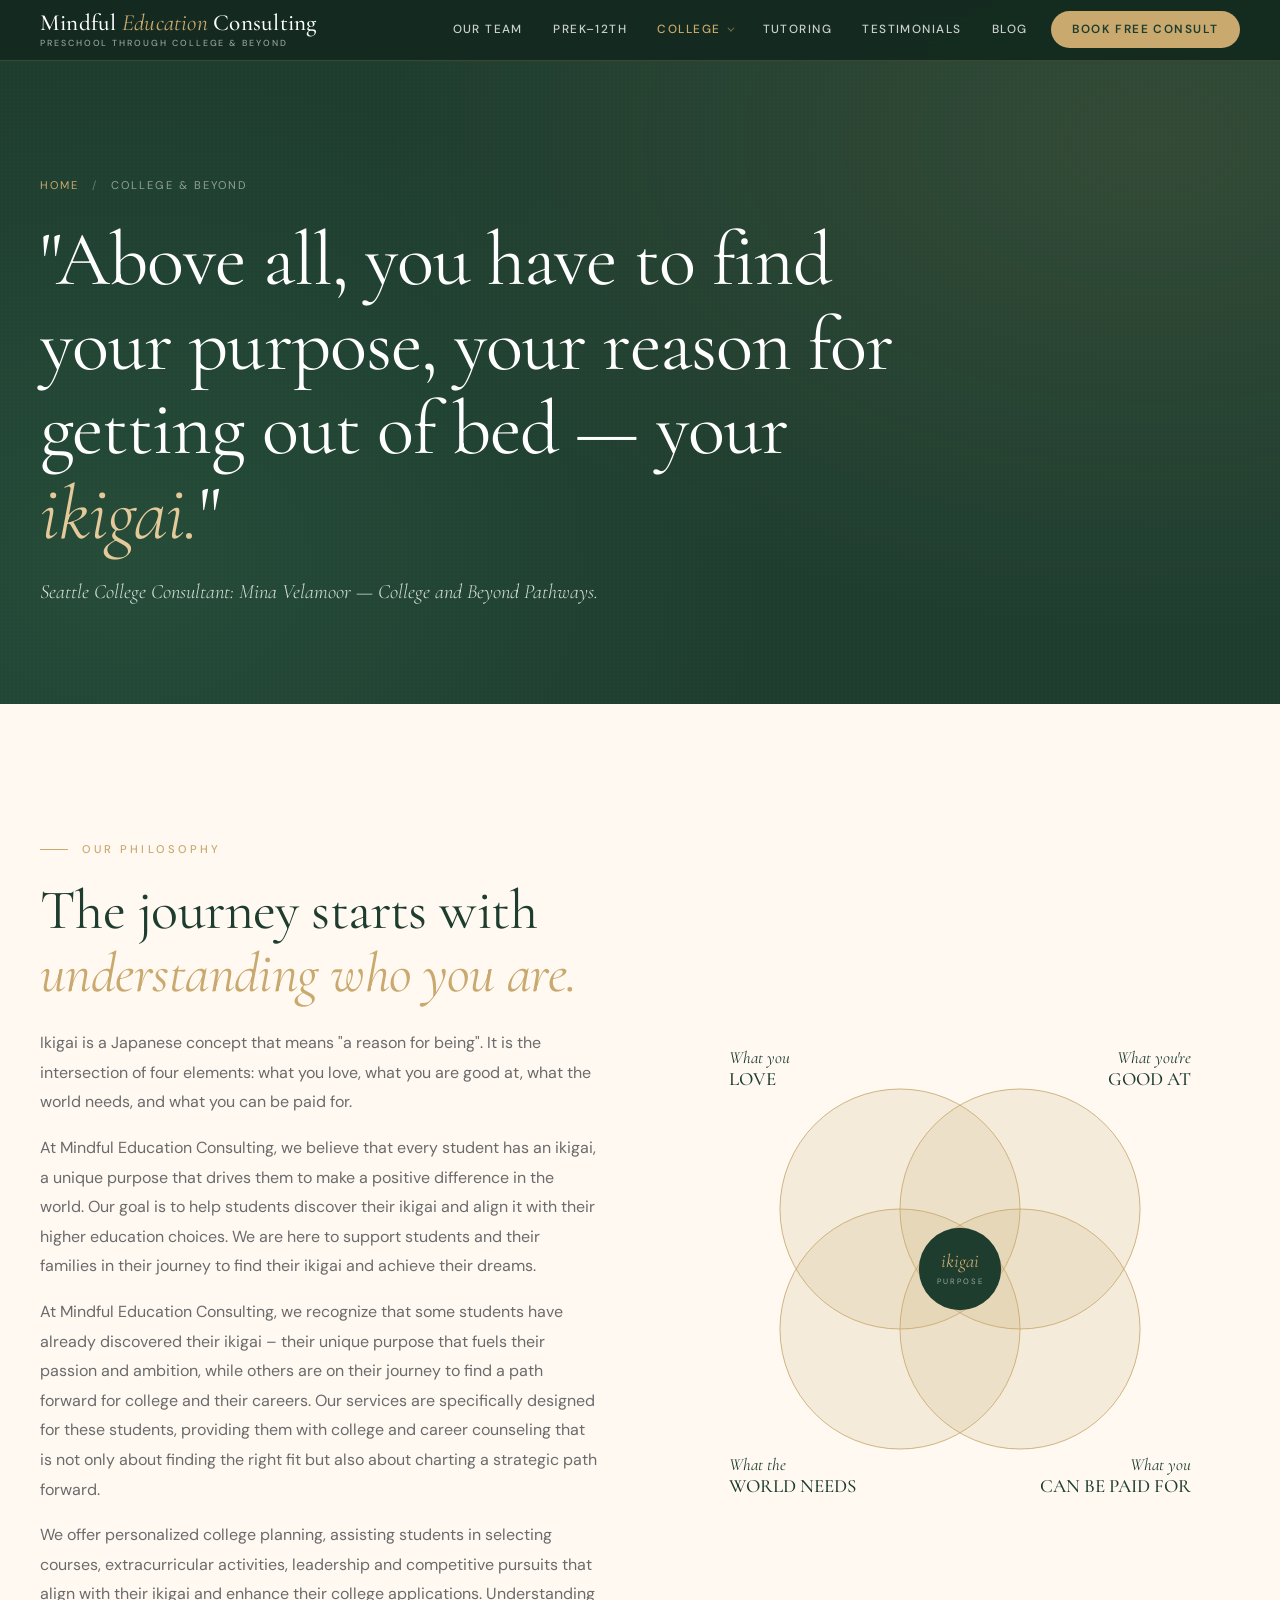
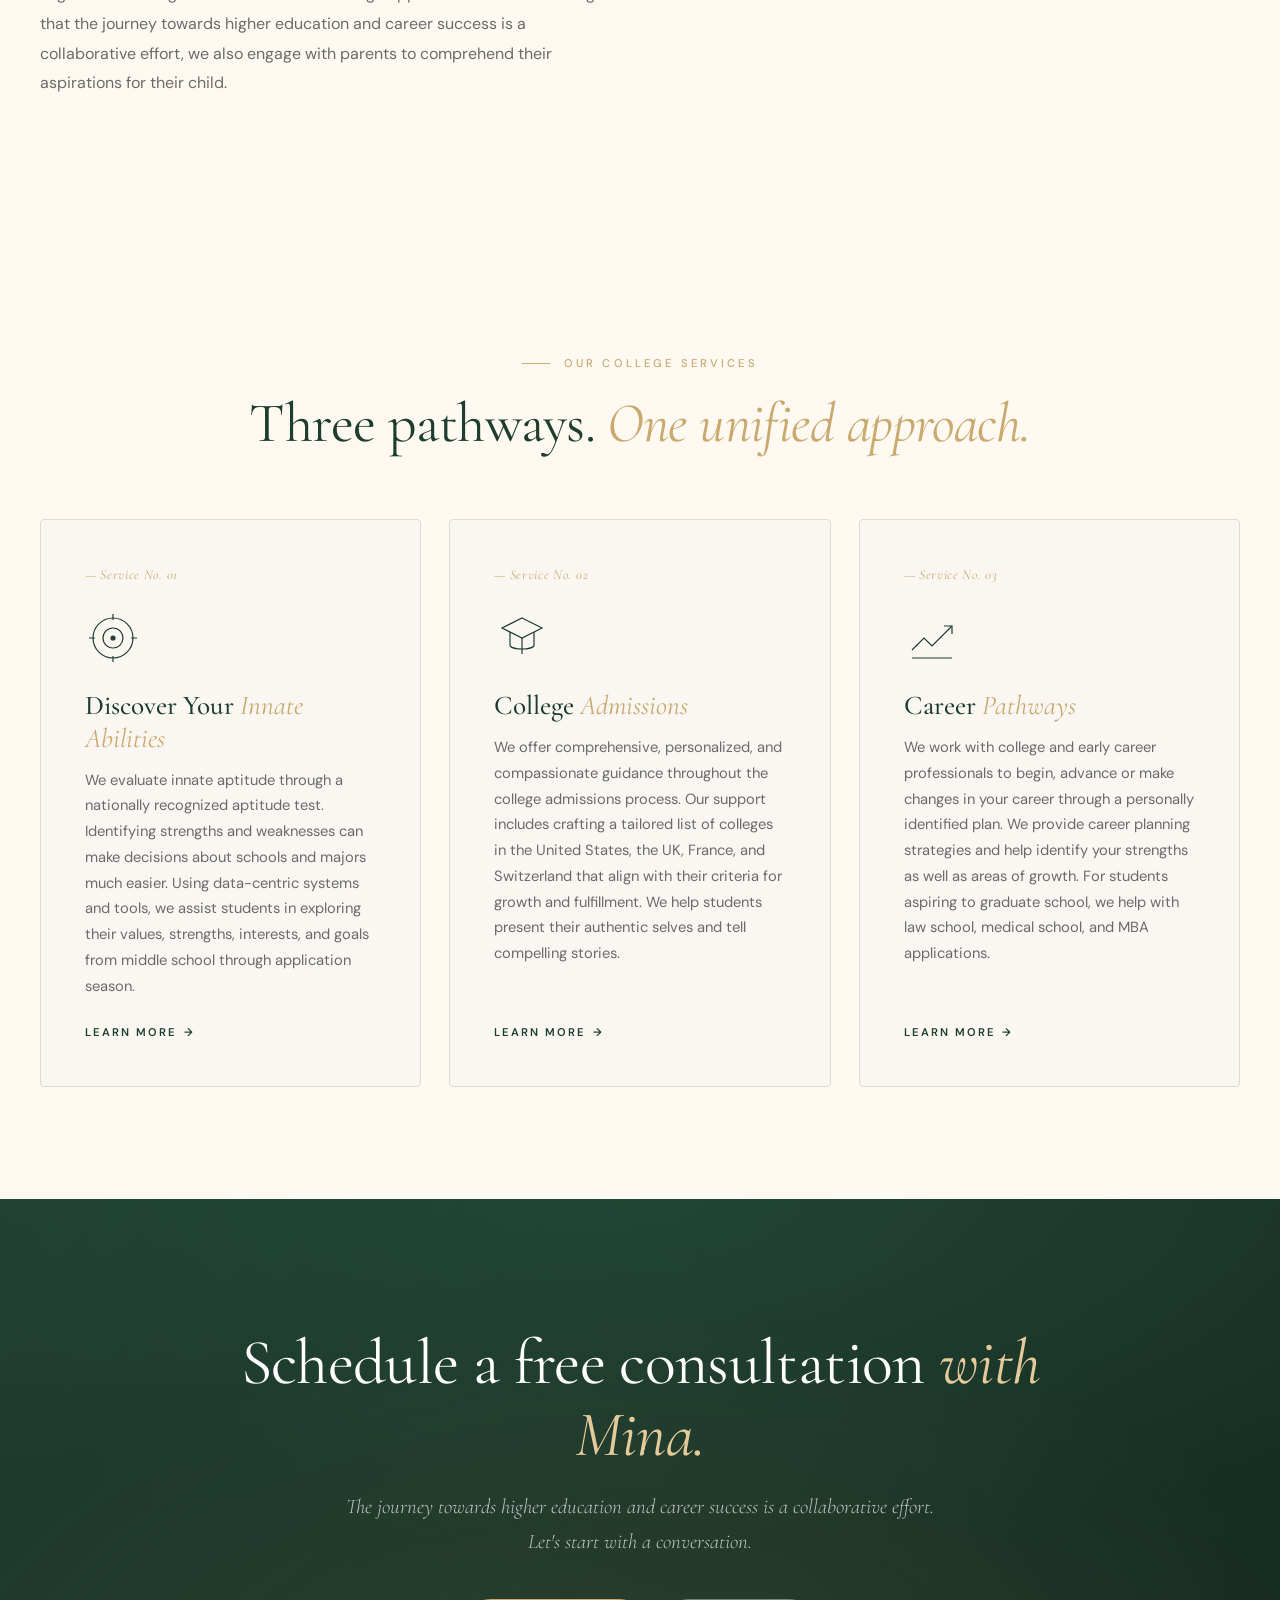
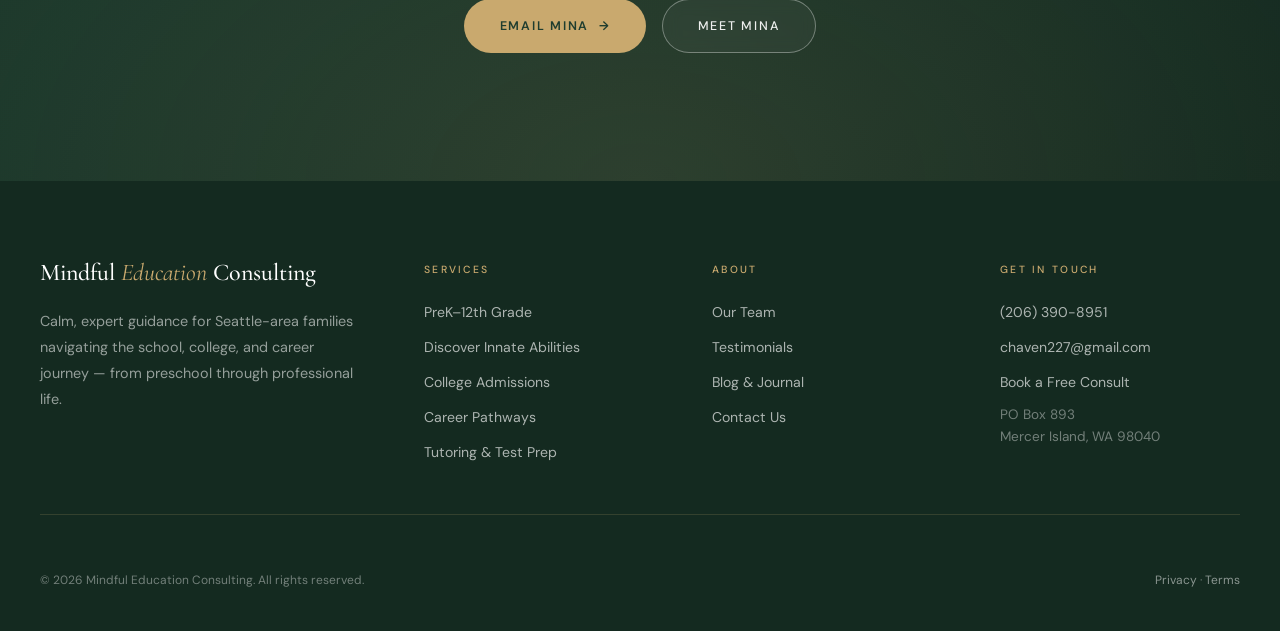
<file: college.html>
<!DOCTYPE html>
<html lang="en">
<head>
<meta charset="UTF-8" />
<meta name="viewport" content="width=device-width, initial-scale=1.0" />
<title>College &amp; Beyond — Mindful Education Consulting</title>
<meta name="description" content="Above all, you have to find your purpose, your reason for getting out of bed — your ikigai. Seattle college consulting with Mina Velamoor." />
<link rel="preconnect" href="https://fonts.googleapis.com" />
<link rel="preconnect" href="https://fonts.gstatic.com" crossorigin />
<link href="https://fonts.googleapis.com/css2?family=Cormorant+Garamond:ital,wght@0,300;0,400;0,500;0,600;0,700;1,300;1,400;1,500;1,600&family=DM+Sans:wght@300;400;500;600&display=swap" rel="stylesheet" />
<link rel="icon" type="image/svg+xml" href="favicon.svg" />
<link rel="stylesheet" href="styles.css" />
</head>
<body>
<nav class="main-nav solid" id="mainNav">
  <a class="nav-logo" href="index.html">
    <span class="logo-name">Mindful <em>Education</em> Consulting</span>
    <span class="logo-tag">Preschool through College &amp; Beyond</span>
  </a>
  <ul class="nav-links">
    <li><a href="our-team.html">Our Team</a></li>
    <li><a href="prek-12.html">PreK–12th</a></li>
    <li class="has-dropdown">
      <a href="college.html" class="active">College</a>
      <ul class="dropdown">
        <li><a href="discover.html">Discover Your Innate Abilities</a></li>
        <li><a href="college-admissions.html">College Admissions</a></li>
        <li><a href="career-pathways.html">Career Pathways</a></li>
      </ul>
    </li>
    <li><a href="tutoring.html">Tutoring</a></li>
    <li><a href="testimonials.html">Testimonials</a></li>
    <li><a href="blog.html">Blog</a></li>
    <li><a href="contact.html" class="nav-cta">Book Free Consult</a></li>
  </ul>
  <button class="menu-btn" id="menuBtn">Menu</button>
</nav>

<div class="mobile-menu" id="mobileMenu">
  <ul>
    <li><a href="our-team.html">Our Team</a></li>
    <li><a href="prek-12.html">PreK–12th</a></li>
    <li><a href="college.html">College</a>
      <ul class="sub">
        <li><a href="discover.html">Discover Your Innate Abilities</a></li>
        <li><a href="college-admissions.html">College Admissions</a></li>
        <li><a href="career-pathways.html">Career Pathways</a></li>
      </ul>
    </li>
    <li><a href="tutoring.html">Tutoring Services</a></li>
    <li><a href="testimonials.html">Testimonials</a></li>
    <li><a href="blog.html">Blog</a></li>
    <li><a href="contact.html">Contact Us</a></li>
  </ul>
</div>
<section class="page-hero">
  <div class="page-hero-grain"></div>
  <div class="page-hero-inner">
    <div class="breadcrumb"><a href="index.html">Home</a> College &amp; Beyond</div>
    <h1>"Above all, you have to find your purpose, your reason for getting out of bed — your <em>ikigai.</em>"</h1>
    <p class="lede">Seattle College Consultant: Mina Velamoor — College and Beyond Pathways.</p>
  </div>
</section>

<!-- ═══════ IKIGAI INTRO ═══════ -->
<section class="ikigai">
  <div class="ikigai-inner">
    <div class="ikigai-text">
      <div class="section-tag">Our Philosophy</div>
      <h2>The journey starts with <em>understanding who you are.</em></h2>
      <p>Ikigai is a Japanese concept that means "a reason for being". It is the intersection of four elements: what you love, what you are good at, what the world needs, and what you can be paid for.</p>
      <p>At Mindful Education Consulting, we believe that every student has an ikigai, a unique purpose that drives them to make a positive difference in the world. Our goal is to help students discover their ikigai and align it with their higher education choices. We are here to support students and their families in their journey to find their ikigai and achieve their dreams.</p>
      <p>At Mindful Education Consulting, we recognize that some students have already discovered their ikigai – their unique purpose that fuels their passion and ambition, while others are on their journey to find a path forward for college and their careers. Our services are specifically designed for these students, providing them with college and career counseling that is not only about finding the right fit but also about charting a strategic path forward.</p>
      <p>We offer personalized college planning, assisting students in selecting courses, extracurricular activities, leadership and competitive pursuits that align with their ikigai and enhance their college applications. Understanding that the journey towards higher education and career success is a collaborative effort, we also engage with parents to comprehend their aspirations for their child.</p>
    </div>
    <div class="ikigai-diagram">
      <svg viewBox="0 0 560 560" xmlns="http://www.w3.org/2000/svg">
        <circle style="fill: rgba(201,169,110,0.18); stroke: #c9a96e; stroke-width: 1;" cx="210" cy="210" r="140"/>
        <circle style="fill: rgba(201,169,110,0.18); stroke: #c9a96e; stroke-width: 1;" cx="350" cy="210" r="140"/>
        <circle style="fill: rgba(201,169,110,0.18); stroke: #c9a96e; stroke-width: 1;" cx="210" cy="350" r="140"/>
        <circle style="fill: rgba(201,169,110,0.18); stroke: #c9a96e; stroke-width: 1;" cx="350" cy="350" r="140"/>

        <text x="10" y="40" font-family="Cormorant Garamond" font-style="italic" font-size="20" fill="#1e3d2f">What you</text>
        <text x="10" y="65" font-family="Cormorant Garamond" font-weight="500" font-size="22" fill="#1e3d2f">LOVE</text>

        <text x="550" y="40" font-family="Cormorant Garamond" font-style="italic" font-size="20" fill="#1e3d2f" text-anchor="end">What you're</text>
        <text x="550" y="65" font-family="Cormorant Garamond" font-weight="500" font-size="22" fill="#1e3d2f" text-anchor="end">GOOD AT</text>

        <text x="10" y="515" font-family="Cormorant Garamond" font-style="italic" font-size="20" fill="#1e3d2f">What the</text>
        <text x="10" y="540" font-family="Cormorant Garamond" font-weight="500" font-size="22" fill="#1e3d2f">WORLD NEEDS</text>

        <text x="550" y="515" font-family="Cormorant Garamond" font-style="italic" font-size="20" fill="#1e3d2f" text-anchor="end">What you</text>
        <text x="550" y="540" font-family="Cormorant Garamond" font-weight="500" font-size="22" fill="#1e3d2f" text-anchor="end">CAN BE PAID FOR</text>

        <circle cx="280" cy="280" r="48" fill="#1e3d2f"/>
        <text x="280" y="278" font-family="Cormorant Garamond" font-style="italic" font-size="22" fill="#c9a96e" text-anchor="middle">ikigai</text>
        <text x="280" y="298" font-family="DM Sans" font-size="9" fill="rgba(255,255,255,0.55)" text-anchor="middle" style="letter-spacing: 2px;">PURPOSE</text>
      </svg>
    </div>
  </div>
</section>

<!-- ═══════ THE 3 SERVICES ═══════ -->
<section class="services">
  <div class="container">
    <div style="text-align:center; margin-bottom:4rem;">
      <div class="section-tag center">Our College Services</div>
      <h2>Three pathways. <em>One unified approach.</em></h2>
    </div>

    <div class="services-grid" style="grid-template-columns: repeat(3, 1fr); gap: 1.75rem;">

      <a href="discover.html" class="service-card fade-up">
        <div class="service-num">— Service No. 01</div>
        <svg class="service-icon" viewBox="0 0 56 56" fill="none" stroke="currentColor" stroke-width="1.2">
          <circle cx="28" cy="28" r="20"/>
          <circle cx="28" cy="28" r="10"/>
          <circle cx="28" cy="28" r="2" fill="currentColor"/>
          <line x1="28" y1="4" x2="28" y2="10"/>
          <line x1="28" y1="46" x2="28" y2="52"/>
          <line x1="4" y1="28" x2="10" y2="28"/>
          <line x1="46" y1="28" x2="52" y2="28"/>
        </svg>
        <h3>Discover Your <em>Innate Abilities</em></h3>
        <p>We evaluate innate aptitude through a nationally recognized aptitude test. Identifying strengths and weaknesses can make decisions about schools and majors much easier. Using data-centric systems and tools, we assist students in exploring their values, strengths, interests, and goals from middle school through application season.</p>
        <span class="service-link">Learn More <span>→</span></span>
      </a>

      <a href="college-admissions.html" class="service-card fade-up">
        <div class="service-num">— Service No. 02</div>
        <svg class="service-icon" viewBox="0 0 56 56" fill="none" stroke="currentColor" stroke-width="1.2">
          <path d="M28 8 L48 18 L28 28 L8 18 Z"/>
          <path d="M16 22 V36"/>
          <path d="M40 22 V36"/>
          <path d="M16 36 C20 40 36 40 40 36"/>
          <line x1="28" y1="28" x2="28" y2="44"/>
        </svg>
        <h3>College <em>Admissions</em></h3>
        <p>We offer comprehensive, personalized, and compassionate guidance throughout the college admissions process. Our support includes crafting a tailored list of colleges in the United States, the UK, France, and Switzerland that align with their criteria for growth and fulfillment. We help students present their authentic selves and tell compelling stories.</p>
        <span class="service-link">Learn More <span>→</span></span>
      </a>

      <a href="career-pathways.html" class="service-card fade-up">
        <div class="service-num">— Service No. 03</div>
        <svg class="service-icon" viewBox="0 0 56 56" fill="none" stroke="currentColor" stroke-width="1.2">
          <path d="M8 40 L20 28 L28 36 L48 16"/>
          <path d="M40 16 L48 16 L48 24"/>
          <line x1="8" y1="48" x2="48" y2="48"/>
        </svg>
        <h3>Career <em>Pathways</em></h3>
        <p>We work with college and early career professionals to begin, advance or make changes in your career through a personally identified plan. We provide career planning strategies and help identify your strengths as well as areas of growth. For students aspiring to graduate school, we help with law school, medical school, and MBA applications.</p>
        <span class="service-link">Learn More <span>→</span></span>
      </a>

    </div>
  </div>
</section>

<section class="cta-section">
  <div class="container">
    <h2>Schedule a free consultation <em>with Mina.</em></h2>
    <p>The journey towards higher education and career success is a collaborative effort. Let's start with a conversation.</p>
    <div class="cta-actions">
      <a href="mailto:collegeadmissions@mindfuleducationconsulting.com" class="btn-primary">Email Mina <span class="arrow">→</span></a>
      <a href="our-team.html#mina" class="btn-outline">Meet Mina</a>
    </div>
  </div>
</section>
<footer class="main-footer">
  <div class="footer-inner">
    <div class="footer-brand">
      <div class="footer-logo-name">Mindful <em>Education</em> Consulting</div>
      <p>Calm, expert guidance for Seattle-area families navigating the school, college, and career journey — from preschool through professional life.</p>
    </div>
    <div class="footer-col">
      <h5>Services</h5>
      <ul>
        <li><a href="prek-12.html">PreK–12th Grade</a></li>
        <li><a href="discover.html">Discover Innate Abilities</a></li>
        <li><a href="college-admissions.html">College Admissions</a></li>
        <li><a href="career-pathways.html">Career Pathways</a></li>
        <li><a href="tutoring.html">Tutoring &amp; Test Prep</a></li>
      </ul>
    </div>
    <div class="footer-col">
      <h5>About</h5>
      <ul>
        <li><a href="our-team.html">Our Team</a></li>
        <li><a href="testimonials.html">Testimonials</a></li>
        <li><a href="blog.html">Blog &amp; Journal</a></li>
        <li><a href="contact.html">Contact Us</a></li>
      </ul>
    </div>
    <div class="footer-col">
      <h5>Get in Touch</h5>
      <ul>
        <li><a href="tel:+12063908951">(206) 390-8951</a></li>
        <li><a href="mailto:chaven227@gmail.com">chaven227@gmail.com</a></li>
        <li><a href="https://calendly.com/chaven227" target="_blank" rel="noopener">Book a Free Consult</a></li>
        <li class="address">PO Box 893<br/>Mercer Island, WA 98040</li>
      </ul>
    </div>
  </div>
  <div class="footer-bottom">
    <span>© 2026 Mindful Education Consulting. All rights reserved.</span>
    <span><a href="#">Privacy</a> · <a href="#">Terms</a></span>
  </div>
</footer>

<script>
  const nav = document.getElementById('mainNav');
  window.addEventListener('scroll', () => {
    if (window.scrollY > 40) nav.classList.add('scrolled');
    else nav.classList.remove('scrolled');
  });
  const menuBtn = document.getElementById('menuBtn');
  const mobileMenu = document.getElementById('mobileMenu');
  if (menuBtn) {
    menuBtn.addEventListener('click', () => {
      mobileMenu.classList.toggle('open');
      menuBtn.textContent = mobileMenu.classList.contains('open') ? 'Close' : 'Menu';
    });
    mobileMenu.querySelectorAll('a').forEach(a => {
      a.addEventListener('click', () => {
        mobileMenu.classList.remove('open');
        menuBtn.textContent = 'Menu';
      });
    });
  }
  const obs = new IntersectionObserver((entries) => {
    entries.forEach(e => {
      if (e.isIntersecting) { e.target.classList.add('visible'); obs.unobserve(e.target); }
    });
  }, { threshold: 0.12 });
  document.querySelectorAll('.fade-up').forEach(el => obs.observe(el));
</script>

</body>
</html>
</file>
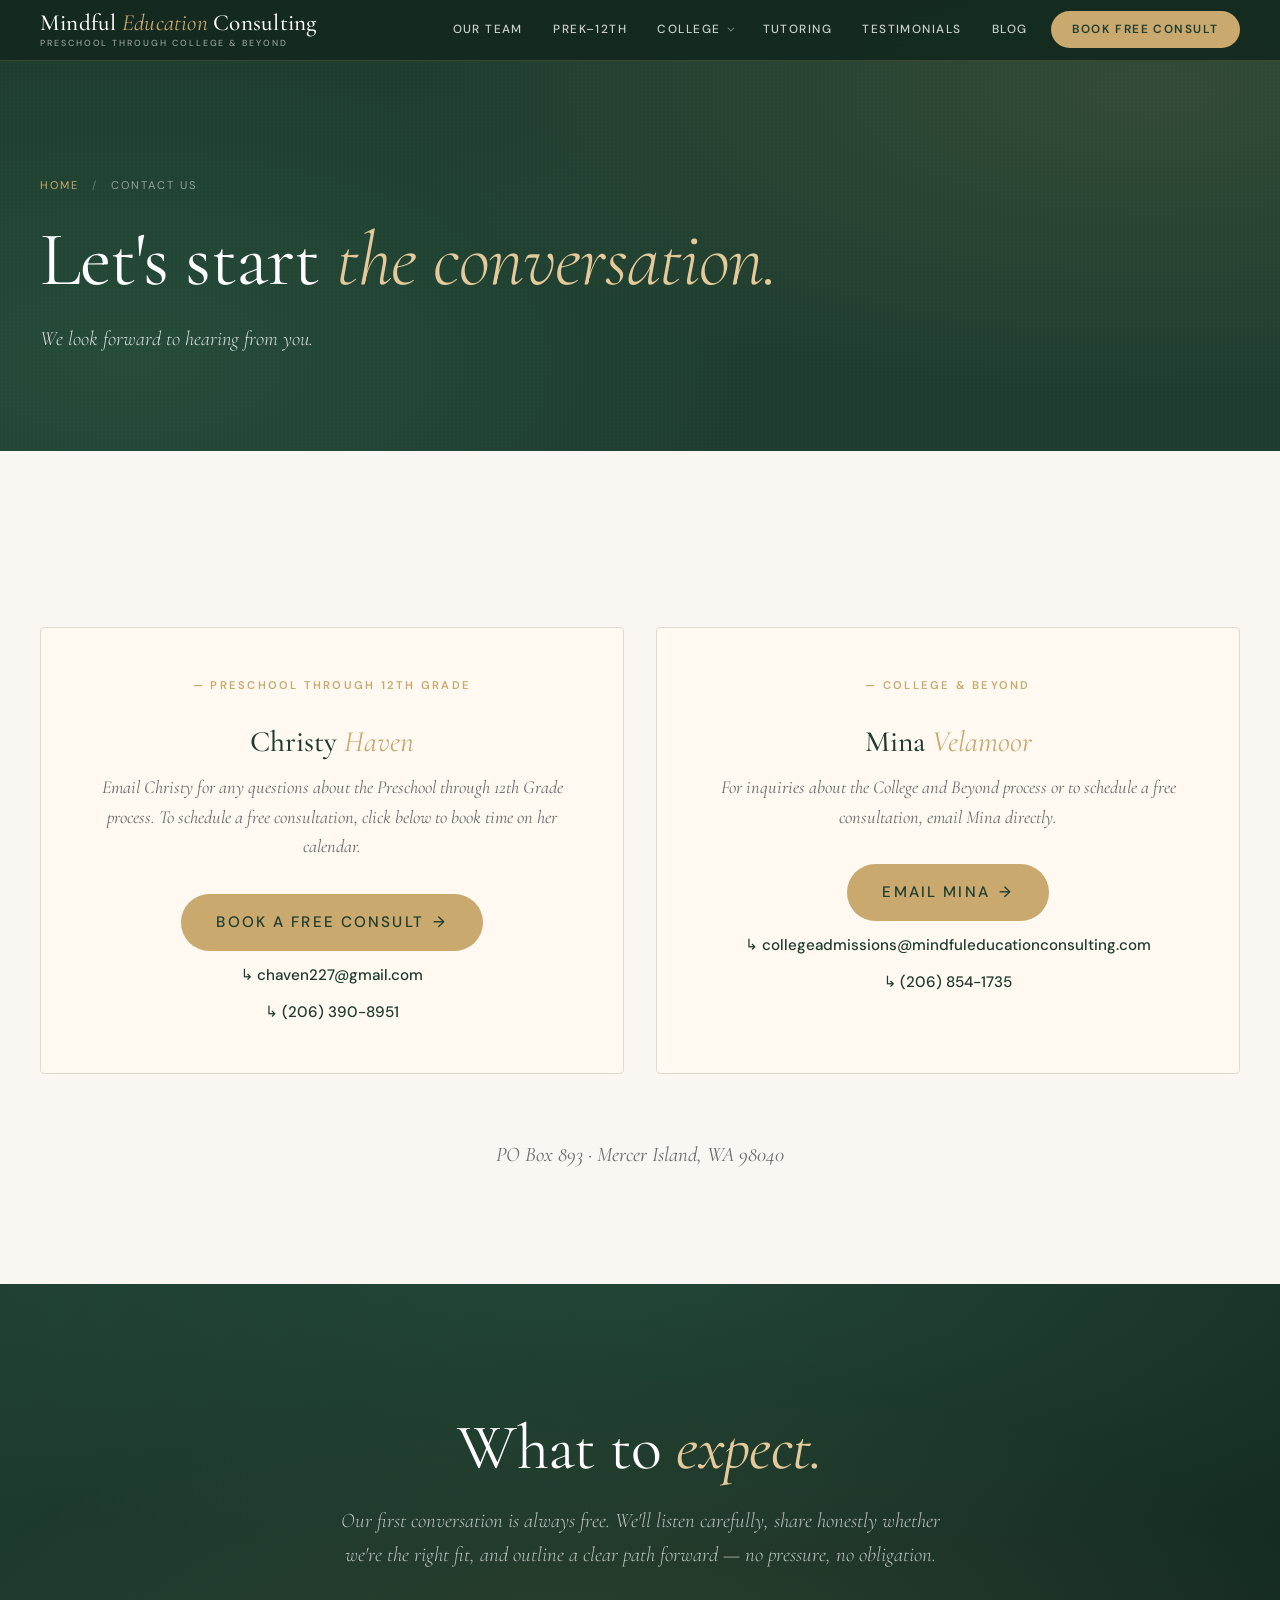
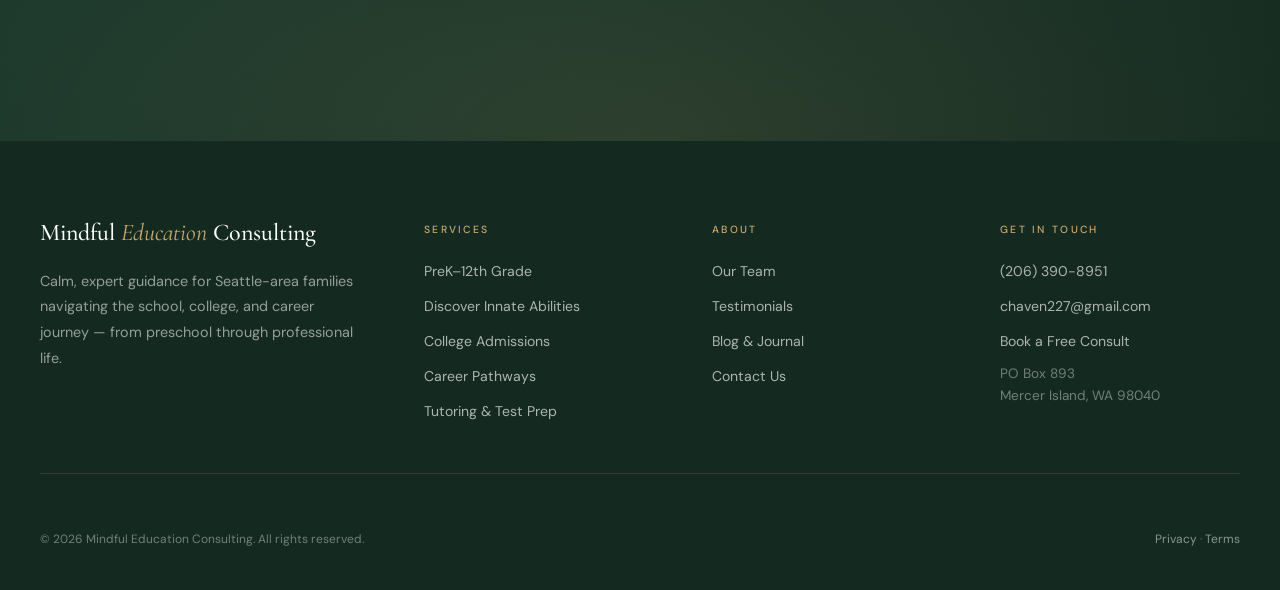
<file: contact.html>
<!DOCTYPE html>
<html lang="en">
<head>
<meta charset="UTF-8" />
<meta name="viewport" content="width=device-width, initial-scale=1.0" />
<title>Contact Us — Mindful Education Consulting</title>
<meta name="description" content="Email Christy or Mina to schedule a free consultation. We look forward to hearing from you." />
<link rel="preconnect" href="https://fonts.googleapis.com" />
<link rel="preconnect" href="https://fonts.gstatic.com" crossorigin />
<link href="https://fonts.googleapis.com/css2?family=Cormorant+Garamond:ital,wght@0,300;0,400;0,500;0,600;0,700;1,300;1,400;1,500;1,600&family=DM+Sans:wght@300;400;500;600&display=swap" rel="stylesheet" />
<link rel="icon" type="image/svg+xml" href="favicon.svg" />
<link rel="stylesheet" href="styles.css" />
</head>
<body>
<nav class="main-nav solid" id="mainNav">
  <a class="nav-logo" href="index.html">
    <span class="logo-name">Mindful <em>Education</em> Consulting</span>
    <span class="logo-tag">Preschool through College &amp; Beyond</span>
  </a>
  <ul class="nav-links">
    <li><a href="our-team.html">Our Team</a></li>
    <li><a href="prek-12.html">PreK–12th</a></li>
    <li class="has-dropdown">
      <a href="college.html">College</a>
      <ul class="dropdown">
        <li><a href="discover.html">Discover Your Innate Abilities</a></li>
        <li><a href="college-admissions.html">College Admissions</a></li>
        <li><a href="career-pathways.html">Career Pathways</a></li>
      </ul>
    </li>
    <li><a href="tutoring.html">Tutoring</a></li>
    <li><a href="testimonials.html">Testimonials</a></li>
    <li><a href="blog.html">Blog</a></li>
    <li><a href="contact.html" class="nav-cta">Book Free Consult</a></li>
  </ul>
  <button class="menu-btn" id="menuBtn">Menu</button>
</nav>

<div class="mobile-menu" id="mobileMenu">
  <ul>
    <li><a href="our-team.html">Our Team</a></li>
    <li><a href="prek-12.html">PreK–12th</a></li>
    <li><a href="college.html">College</a>
      <ul class="sub">
        <li><a href="discover.html">Discover Your Innate Abilities</a></li>
        <li><a href="college-admissions.html">College Admissions</a></li>
        <li><a href="career-pathways.html">Career Pathways</a></li>
      </ul>
    </li>
    <li><a href="tutoring.html">Tutoring Services</a></li>
    <li><a href="testimonials.html">Testimonials</a></li>
    <li><a href="blog.html">Blog</a></li>
    <li><a href="contact.html">Contact Us</a></li>
  </ul>
</div>
<section class="page-hero">
  <div class="page-hero-grain"></div>
  <div class="page-hero-inner">
    <div class="breadcrumb"><a href="index.html">Home</a> Contact Us</div>
    <h1>Let&apos;s start <em>the conversation.</em></h1>
    <p class="lede">We look forward to hearing from you.</p>
  </div>
</section>

<section style="background: var(--cream); padding: 7rem 2.5rem;">
  <div class="container">

    <div class="contact-grid">

      <div class="contact-card fade-up">
        <div class="role">— Preschool through 12th Grade</div>
        <div class="person">Christy <em>Haven</em></div>
        <p>Email Christy for any questions about the Preschool through 12th Grade process. To schedule a free consultation, click below to book time on her calendar.</p>
        <div class="contact-methods">
          <a href="https://calendly.com/chaven227" target="_blank" rel="noopener" class="btn-primary">Book a Free Consult <span class="arrow">→</span></a>
          <a href="mailto:chaven227@gmail.com">↳ chaven227@gmail.com</a>
          <a href="tel:+12063908951">↳ (206) 390-8951</a>
        </div>
      </div>

      <div class="contact-card fade-up">
        <div class="role">— College &amp; Beyond</div>
        <div class="person">Mina <em>Velamoor</em></div>
        <p>For inquiries about the College and Beyond process or to schedule a free consultation, email Mina directly.</p>
        <div class="contact-methods">
          <a href="mailto:collegeadmissions@mindfuleducationconsulting.com" class="btn-primary">Email Mina <span class="arrow">→</span></a>
          <a href="mailto:collegeadmissions@mindfuleducationconsulting.com">↳ collegeadmissions@mindfuleducationconsulting.com</a>
          <a href="tel:+12068541735">↳ (206) 854-1735</a>
        </div>
      </div>

    </div>

    <div style="text-align:center; margin-top: 4rem;">
      <p style="font-family: var(--serif); font-style: italic; font-size: 1.3rem; color: var(--muted);">PO Box 893 · Mercer Island, WA 98040</p>
    </div>

  </div>
</section>

<section class="cta-section">
  <div class="container">
    <h2>What to <em>expect.</em></h2>
    <p>Our first conversation is always free. We'll listen carefully, share honestly whether we're the right fit, and outline a clear path forward — no pressure, no obligation.</p>
  </div>
</section>
<footer class="main-footer">
  <div class="footer-inner">
    <div class="footer-brand">
      <div class="footer-logo-name">Mindful <em>Education</em> Consulting</div>
      <p>Calm, expert guidance for Seattle-area families navigating the school, college, and career journey — from preschool through professional life.</p>
    </div>
    <div class="footer-col">
      <h5>Services</h5>
      <ul>
        <li><a href="prek-12.html">PreK–12th Grade</a></li>
        <li><a href="discover.html">Discover Innate Abilities</a></li>
        <li><a href="college-admissions.html">College Admissions</a></li>
        <li><a href="career-pathways.html">Career Pathways</a></li>
        <li><a href="tutoring.html">Tutoring &amp; Test Prep</a></li>
      </ul>
    </div>
    <div class="footer-col">
      <h5>About</h5>
      <ul>
        <li><a href="our-team.html">Our Team</a></li>
        <li><a href="testimonials.html">Testimonials</a></li>
        <li><a href="blog.html">Blog &amp; Journal</a></li>
        <li><a href="contact.html">Contact Us</a></li>
      </ul>
    </div>
    <div class="footer-col">
      <h5>Get in Touch</h5>
      <ul>
        <li><a href="tel:+12063908951">(206) 390-8951</a></li>
        <li><a href="mailto:chaven227@gmail.com">chaven227@gmail.com</a></li>
        <li><a href="https://calendly.com/chaven227" target="_blank" rel="noopener">Book a Free Consult</a></li>
        <li class="address">PO Box 893<br/>Mercer Island, WA 98040</li>
      </ul>
    </div>
  </div>
  <div class="footer-bottom">
    <span>© 2026 Mindful Education Consulting. All rights reserved.</span>
    <span><a href="#">Privacy</a> · <a href="#">Terms</a></span>
  </div>
</footer>

<script>
  const nav = document.getElementById('mainNav');
  window.addEventListener('scroll', () => {
    if (window.scrollY > 40) nav.classList.add('scrolled');
    else nav.classList.remove('scrolled');
  });
  const menuBtn = document.getElementById('menuBtn');
  const mobileMenu = document.getElementById('mobileMenu');
  if (menuBtn) {
    menuBtn.addEventListener('click', () => {
      mobileMenu.classList.toggle('open');
      menuBtn.textContent = mobileMenu.classList.contains('open') ? 'Close' : 'Menu';
    });
    mobileMenu.querySelectorAll('a').forEach(a => {
      a.addEventListener('click', () => {
        mobileMenu.classList.remove('open');
        menuBtn.textContent = 'Menu';
      });
    });
  }
  const obs = new IntersectionObserver((entries) => {
    entries.forEach(e => {
      if (e.isIntersecting) { e.target.classList.add('visible'); obs.unobserve(e.target); }
    });
  }, { threshold: 0.12 });
  document.querySelectorAll('.fade-up').forEach(el => obs.observe(el));
</script>

</body>
</html>
</file>
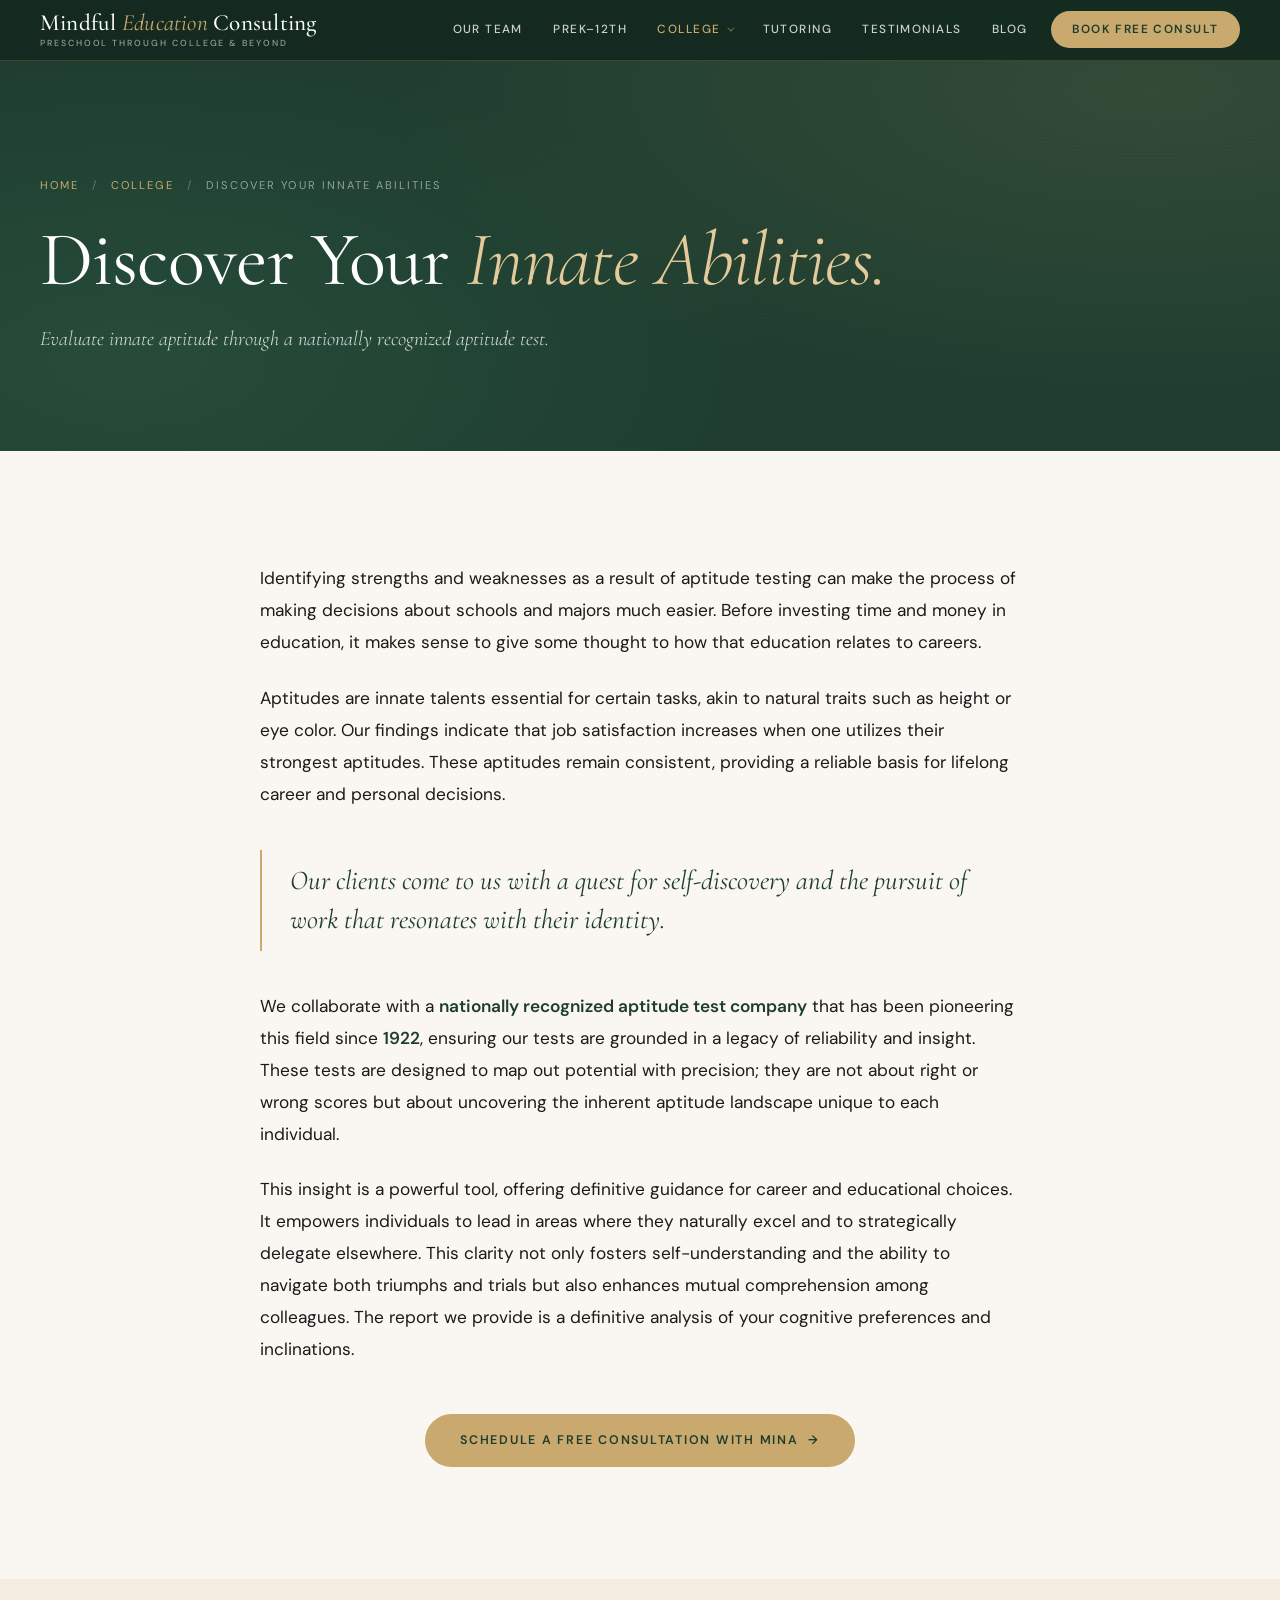
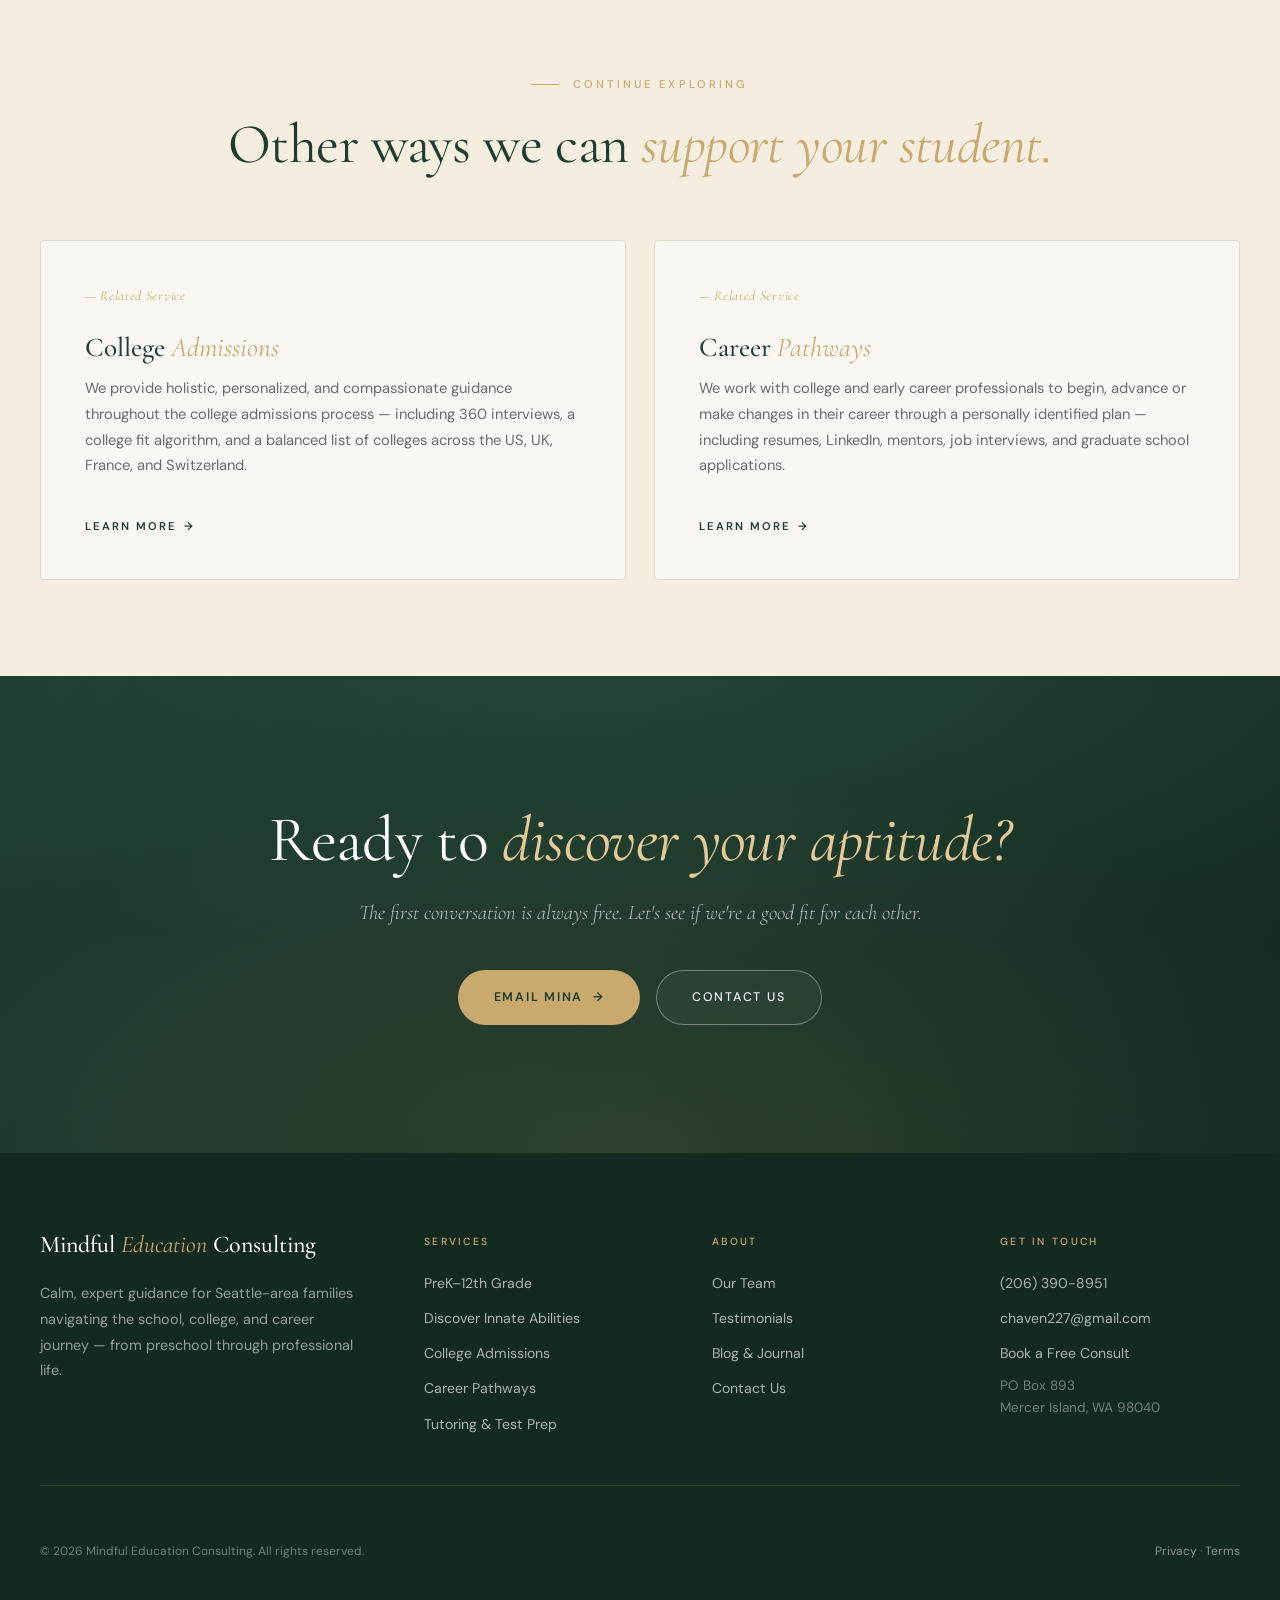
<file: discover.html>
<!DOCTYPE html>
<html lang="en">
<head>
<meta charset="UTF-8" />
<meta name="viewport" content="width=device-width, initial-scale=1.0" />
<title>Discover Your Innate Abilities — Mindful Education Consulting</title>
<meta name="description" content="Evaluate innate aptitude through a nationally recognized aptitude test. Discover your strengths, weaknesses, and ikigai." />
<link rel="preconnect" href="https://fonts.googleapis.com" />
<link rel="preconnect" href="https://fonts.gstatic.com" crossorigin />
<link href="https://fonts.googleapis.com/css2?family=Cormorant+Garamond:ital,wght@0,300;0,400;0,500;0,600;0,700;1,300;1,400;1,500;1,600&family=DM+Sans:wght@300;400;500;600&display=swap" rel="stylesheet" />
<link rel="icon" type="image/svg+xml" href="favicon.svg" />
<link rel="stylesheet" href="styles.css" />
</head>
<body>
<nav class="main-nav solid" id="mainNav">
  <a class="nav-logo" href="index.html">
    <span class="logo-name">Mindful <em>Education</em> Consulting</span>
    <span class="logo-tag">Preschool through College &amp; Beyond</span>
  </a>
  <ul class="nav-links">
    <li><a href="our-team.html">Our Team</a></li>
    <li><a href="prek-12.html">PreK–12th</a></li>
    <li class="has-dropdown">
      <a href="college.html" class="active">College</a>
      <ul class="dropdown">
        <li><a href="discover.html">Discover Your Innate Abilities</a></li>
        <li><a href="college-admissions.html">College Admissions</a></li>
        <li><a href="career-pathways.html">Career Pathways</a></li>
      </ul>
    </li>
    <li><a href="tutoring.html">Tutoring</a></li>
    <li><a href="testimonials.html">Testimonials</a></li>
    <li><a href="blog.html">Blog</a></li>
    <li><a href="contact.html" class="nav-cta">Book Free Consult</a></li>
  </ul>
  <button class="menu-btn" id="menuBtn">Menu</button>
</nav>

<div class="mobile-menu" id="mobileMenu">
  <ul>
    <li><a href="our-team.html">Our Team</a></li>
    <li><a href="prek-12.html">PreK–12th</a></li>
    <li><a href="college.html">College</a>
      <ul class="sub">
        <li><a href="discover.html">Discover Your Innate Abilities</a></li>
        <li><a href="college-admissions.html">College Admissions</a></li>
        <li><a href="career-pathways.html">Career Pathways</a></li>
      </ul>
    </li>
    <li><a href="tutoring.html">Tutoring Services</a></li>
    <li><a href="testimonials.html">Testimonials</a></li>
    <li><a href="blog.html">Blog</a></li>
    <li><a href="contact.html">Contact Us</a></li>
  </ul>
</div>
<section class="page-hero">
  <div class="page-hero-grain"></div>
  <div class="page-hero-inner">
    <div class="breadcrumb"><a href="index.html">Home</a> <a href="college.html">College</a> Discover Your Innate Abilities</div>
    <h1>Discover Your <em>Innate Abilities.</em></h1>
    <p class="lede">Evaluate innate aptitude through a nationally recognized aptitude test.</p>
  </div>
</section>

<section style="background: var(--cream); padding: 7rem 2.5rem;">
  <div class="prose">
    <p>Identifying strengths and weaknesses as a result of aptitude testing can make the process of making decisions about schools and majors much easier. Before investing time and money in education, it makes sense to give some thought to how that education relates to careers.</p>

    <p>Aptitudes are innate talents essential for certain tasks, akin to natural traits such as height or eye color. Our findings indicate that job satisfaction increases when one utilizes their strongest aptitudes. These aptitudes remain consistent, providing a reliable basis for lifelong career and personal decisions.</p>

    <div class="pull-quote">Our clients come to us with a quest for self-discovery and the pursuit of work that resonates with their identity.</div>

    <p>We collaborate with a <strong>nationally recognized aptitude test company</strong> that has been pioneering this field since <strong>1922</strong>, ensuring our tests are grounded in a legacy of reliability and insight. These tests are designed to map out potential with precision; they are not about right or wrong scores but about uncovering the inherent aptitude landscape unique to each individual.</p>

    <p>This insight is a powerful tool, offering definitive guidance for career and educational choices. It empowers individuals to lead in areas where they naturally excel and to strategically delegate elsewhere. This clarity not only fosters self-understanding and the ability to navigate both triumphs and trials but also enhances mutual comprehension among colleagues. The report we provide is a definitive analysis of your cognitive preferences and inclinations.</p>

    <div style="text-align:center; margin-top:3rem;">
      <a href="mailto:collegeadmissions@mindfuleducationconsulting.com" class="btn-primary">Schedule a FREE Consultation with Mina <span class="arrow">→</span></a>
    </div>
  </div>
</section>

<!-- ═══════ RELATED SERVICES ═══════ -->
<section style="background: var(--ivory); padding: 6rem 2.5rem;">
  <div class="container">
    <div style="text-align:center; margin-bottom:4rem;">
      <div class="section-tag center">Continue Exploring</div>
      <h2>Other ways we can <em>support your student.</em></h2>
    </div>

    <div class="services-grid" style="grid-template-columns: repeat(2, 1fr);">
      <a href="college-admissions.html" class="service-card fade-up">
        <div class="service-num">— Related Service</div>
        <h3>College <em>Admissions</em></h3>
        <p>We provide holistic, personalized, and compassionate guidance throughout the college admissions process — including 360 interviews, a college fit algorithm, and a balanced list of colleges across the US, UK, France, and Switzerland.</p>
        <span class="service-link">Learn More <span>→</span></span>
      </a>
      <a href="career-pathways.html" class="service-card fade-up">
        <div class="service-num">— Related Service</div>
        <h3>Career <em>Pathways</em></h3>
        <p>We work with college and early career professionals to begin, advance or make changes in their career through a personally identified plan — including resumes, LinkedIn, mentors, job interviews, and graduate school applications.</p>
        <span class="service-link">Learn More <span>→</span></span>
      </a>
    </div>
  </div>
</section>

<section class="cta-section">
  <div class="container">
    <h2>Ready to <em>discover your aptitude?</em></h2>
    <p>The first conversation is always free. Let's see if we're a good fit for each other.</p>
    <div class="cta-actions">
      <a href="mailto:collegeadmissions@mindfuleducationconsulting.com" class="btn-primary">Email Mina <span class="arrow">→</span></a>
      <a href="contact.html" class="btn-outline">Contact Us</a>
    </div>
  </div>
</section>
<footer class="main-footer">
  <div class="footer-inner">
    <div class="footer-brand">
      <div class="footer-logo-name">Mindful <em>Education</em> Consulting</div>
      <p>Calm, expert guidance for Seattle-area families navigating the school, college, and career journey — from preschool through professional life.</p>
    </div>
    <div class="footer-col">
      <h5>Services</h5>
      <ul>
        <li><a href="prek-12.html">PreK–12th Grade</a></li>
        <li><a href="discover.html">Discover Innate Abilities</a></li>
        <li><a href="college-admissions.html">College Admissions</a></li>
        <li><a href="career-pathways.html">Career Pathways</a></li>
        <li><a href="tutoring.html">Tutoring &amp; Test Prep</a></li>
      </ul>
    </div>
    <div class="footer-col">
      <h5>About</h5>
      <ul>
        <li><a href="our-team.html">Our Team</a></li>
        <li><a href="testimonials.html">Testimonials</a></li>
        <li><a href="blog.html">Blog &amp; Journal</a></li>
        <li><a href="contact.html">Contact Us</a></li>
      </ul>
    </div>
    <div class="footer-col">
      <h5>Get in Touch</h5>
      <ul>
        <li><a href="tel:+12063908951">(206) 390-8951</a></li>
        <li><a href="mailto:chaven227@gmail.com">chaven227@gmail.com</a></li>
        <li><a href="https://calendly.com/chaven227" target="_blank" rel="noopener">Book a Free Consult</a></li>
        <li class="address">PO Box 893<br/>Mercer Island, WA 98040</li>
      </ul>
    </div>
  </div>
  <div class="footer-bottom">
    <span>© 2026 Mindful Education Consulting. All rights reserved.</span>
    <span><a href="#">Privacy</a> · <a href="#">Terms</a></span>
  </div>
</footer>

<script>
  const nav = document.getElementById('mainNav');
  window.addEventListener('scroll', () => {
    if (window.scrollY > 40) nav.classList.add('scrolled');
    else nav.classList.remove('scrolled');
  });
  const menuBtn = document.getElementById('menuBtn');
  const mobileMenu = document.getElementById('mobileMenu');
  if (menuBtn) {
    menuBtn.addEventListener('click', () => {
      mobileMenu.classList.toggle('open');
      menuBtn.textContent = mobileMenu.classList.contains('open') ? 'Close' : 'Menu';
    });
    mobileMenu.querySelectorAll('a').forEach(a => {
      a.addEventListener('click', () => {
        mobileMenu.classList.remove('open');
        menuBtn.textContent = 'Menu';
      });
    });
  }
  const obs = new IntersectionObserver((entries) => {
    entries.forEach(e => {
      if (e.isIntersecting) { e.target.classList.add('visible'); obs.unobserve(e.target); }
    });
  }, { threshold: 0.12 });
  document.querySelectorAll('.fade-up').forEach(el => obs.observe(el));
</script>

</body>
</html>
</file>
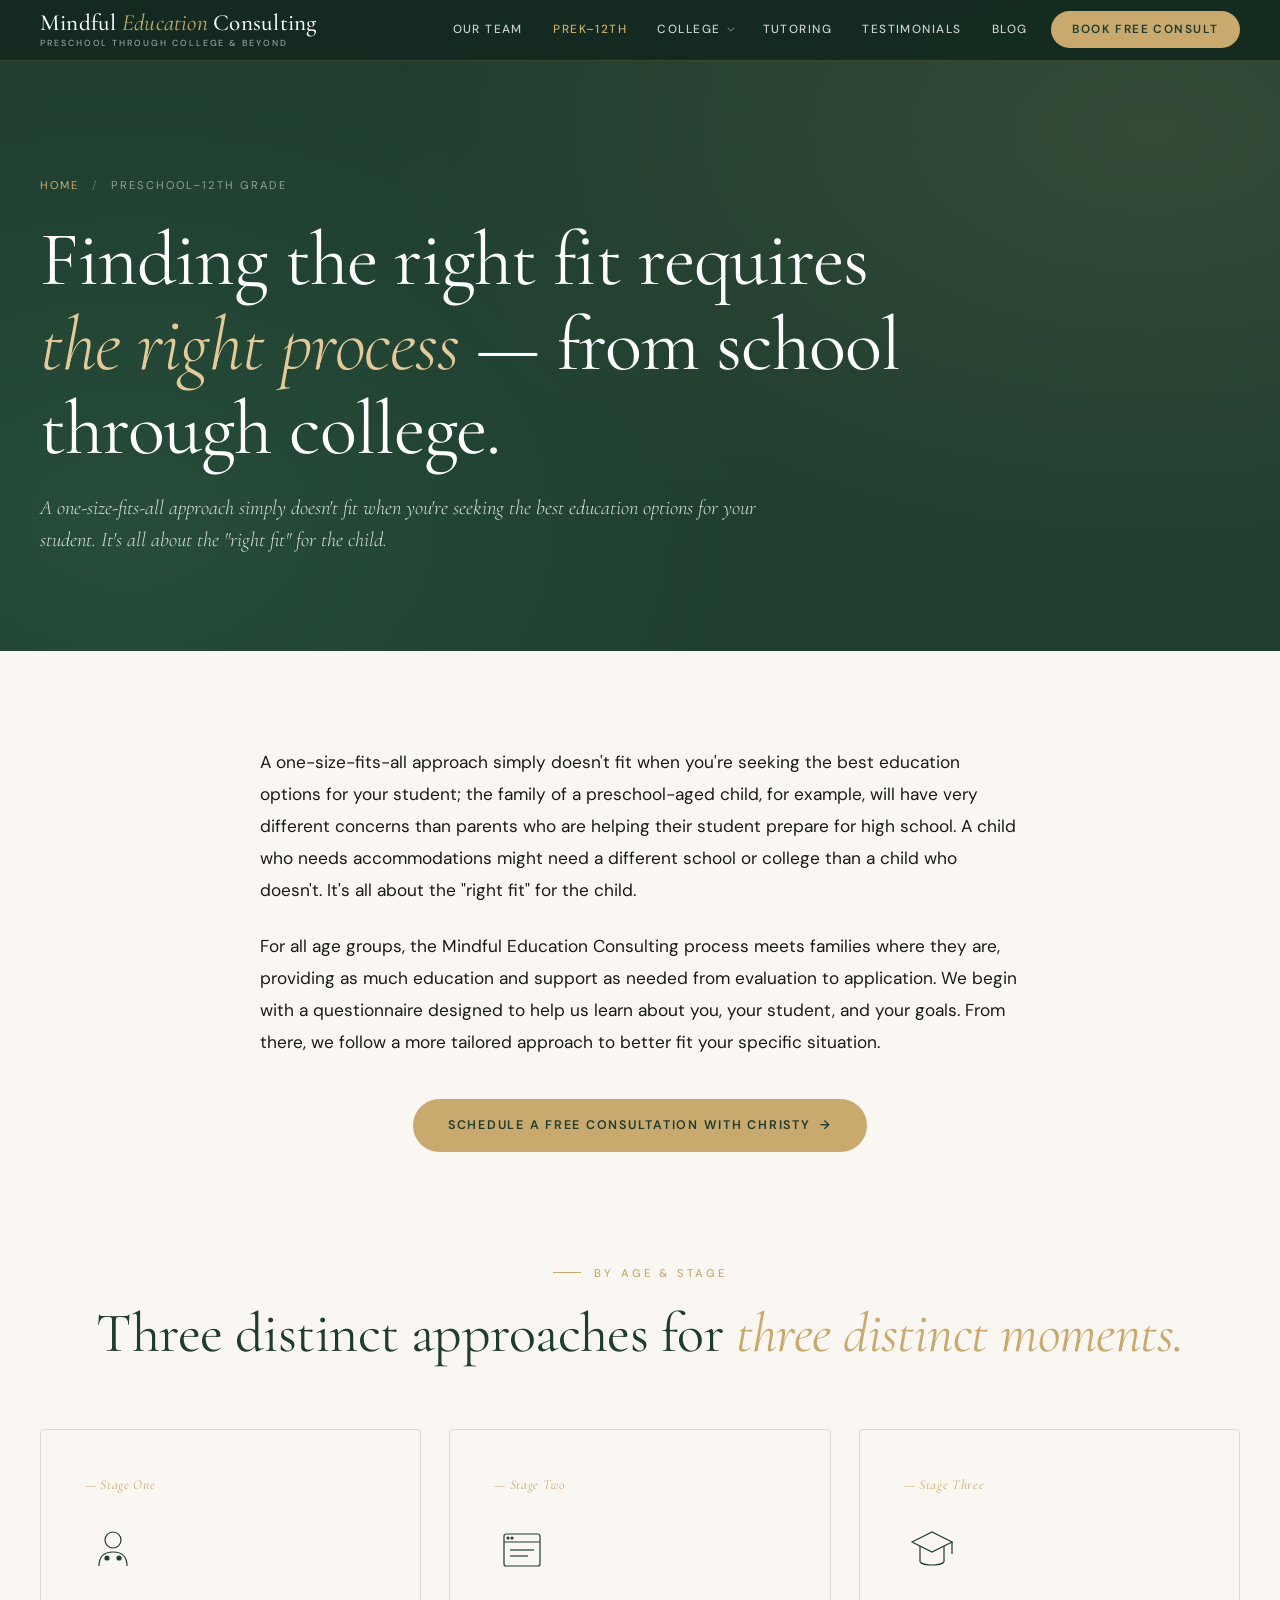
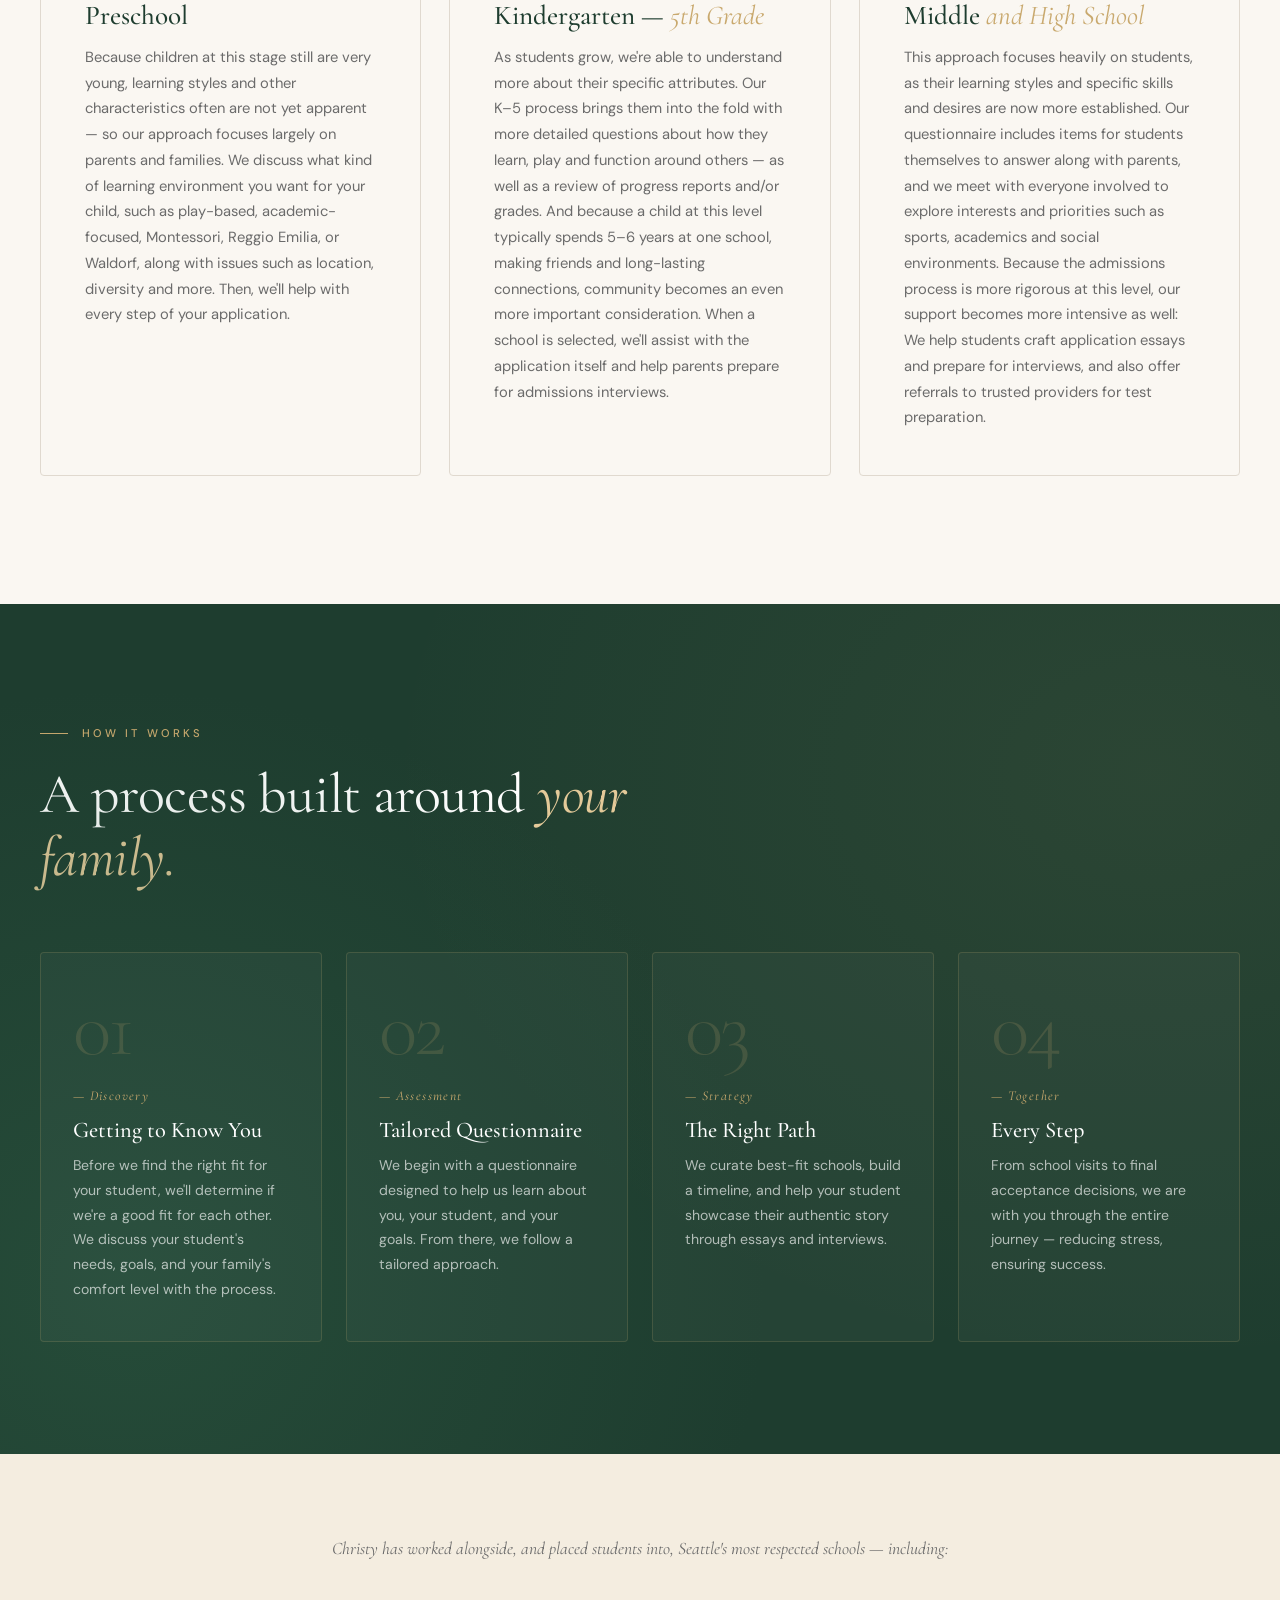
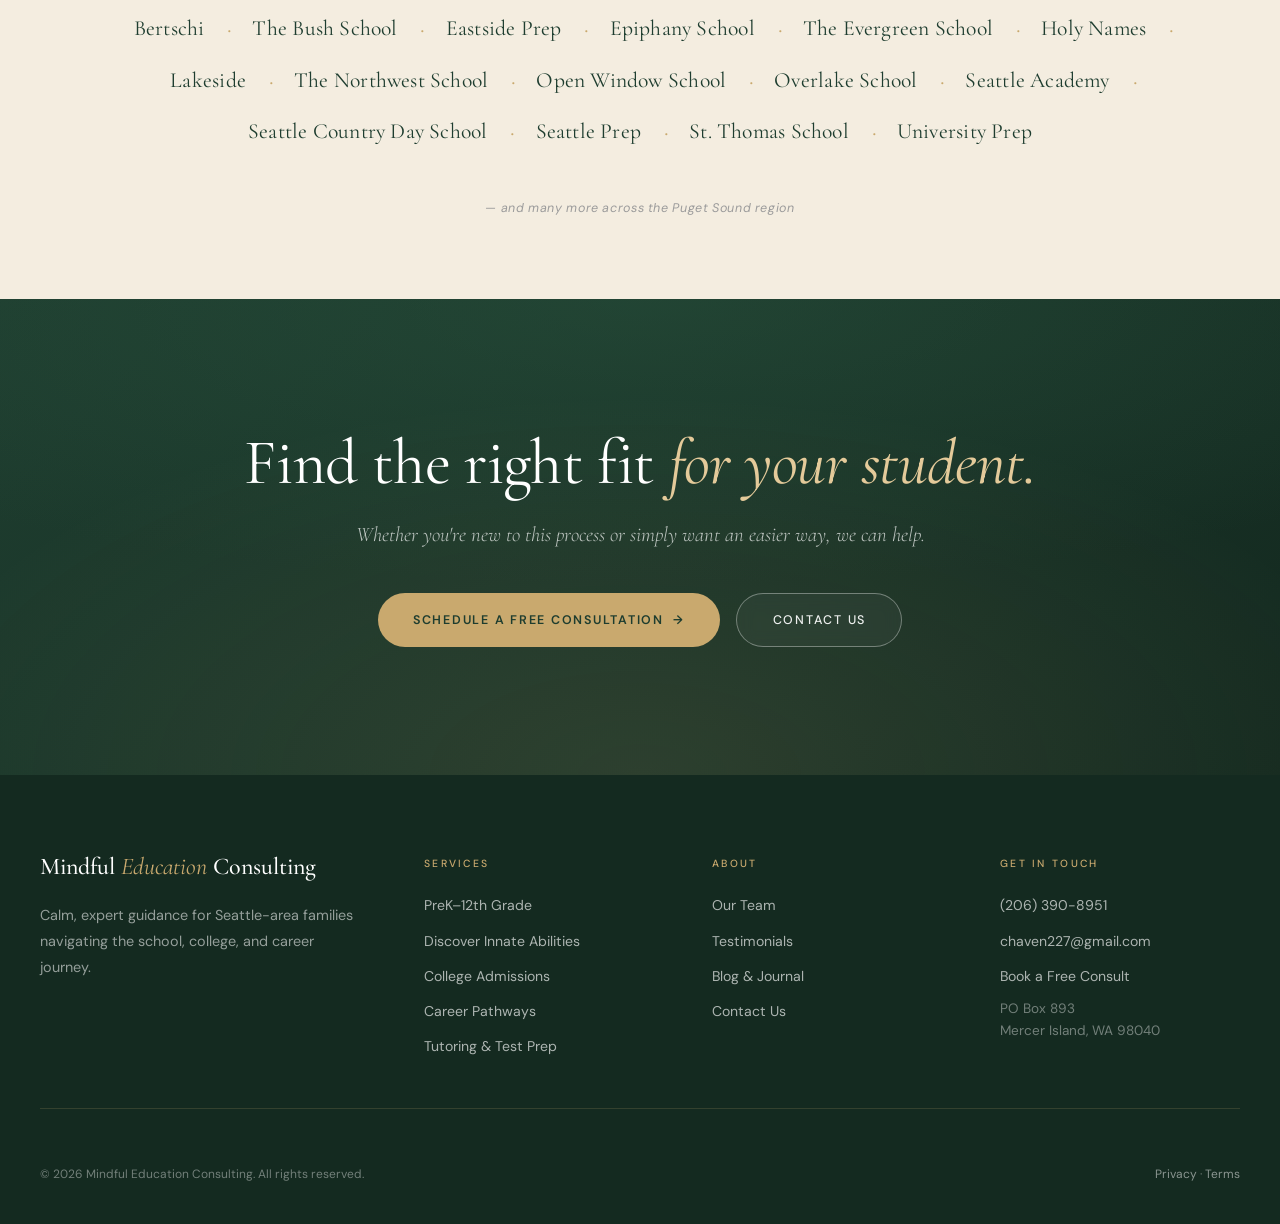
<file: prek-12.html>
<!DOCTYPE html>
<html lang="en">
<head>
<meta charset="UTF-8" />
<meta name="viewport" content="width=device-width, initial-scale=1.0" />
<title>Preschool–12th Grade — Mindful Education Consulting</title>
<meta name="description" content="Finding the right fit requires the right process. Our PreK-12 consulting helps Seattle families with preschool, K-5, middle, and high school admissions." />
<link rel="preconnect" href="https://fonts.googleapis.com" />
<link rel="preconnect" href="https://fonts.gstatic.com" crossorigin />
<link href="https://fonts.googleapis.com/css2?family=Cormorant+Garamond:ital,wght@0,300;0,400;0,500;0,600;0,700;1,300;1,400;1,500;1,600&family=DM+Sans:wght@300;400;500;600&display=swap" rel="stylesheet" />
<link rel="icon" type="image/svg+xml" href="favicon.svg" />
<link rel="stylesheet" href="styles.css" />
</head>
<body>

<nav class="main-nav solid" id="mainNav">
  <a class="nav-logo" href="index.html">
    <span class="logo-name">Mindful <em>Education</em> Consulting</span>
    <span class="logo-tag">Preschool through College &amp; Beyond</span>
  </a>
  <ul class="nav-links">
    <li><a href="our-team.html">Our Team</a></li>
    <li><a href="prek-12.html" class="active">PreK–12th</a></li>
    <li class="has-dropdown">
      <a href="college.html">College</a>
      <ul class="dropdown">
        <li><a href="discover.html">Discover Your Innate Abilities</a></li>
        <li><a href="college-admissions.html">College Admissions</a></li>
        <li><a href="career-pathways.html">Career Pathways</a></li>
      </ul>
    </li>
    <li><a href="tutoring.html">Tutoring</a></li>
    <li><a href="testimonials.html">Testimonials</a></li>
    <li><a href="blog.html">Blog</a></li>
    <li><a href="contact.html" class="nav-cta">Book Free Consult</a></li>
  </ul>
  <button class="menu-btn" id="menuBtn">Menu</button>
</nav>

<div class="mobile-menu" id="mobileMenu">
  <ul>
    <li><a href="our-team.html">Our Team</a></li>
    <li><a href="prek-12.html">PreK–12th</a></li>
    <li><a href="college.html">College</a>
      <ul class="sub">
        <li><a href="discover.html">Discover Your Innate Abilities</a></li>
        <li><a href="college-admissions.html">College Admissions</a></li>
        <li><a href="career-pathways.html">Career Pathways</a></li>
      </ul>
    </li>
    <li><a href="tutoring.html">Tutoring Services</a></li>
    <li><a href="testimonials.html">Testimonials</a></li>
    <li><a href="blog.html">Blog</a></li>
    <li><a href="contact.html">Contact Us</a></li>
  </ul>
</div>

<section class="page-hero">
  <div class="page-hero-grain"></div>
  <div class="page-hero-inner">
    <div class="breadcrumb"><a href="index.html">Home</a> Preschool–12th Grade</div>
    <h1>Finding the right fit requires <em>the right process</em> — from school through college.</h1>
    <p class="lede">A one-size-fits-all approach simply doesn't fit when you're seeking the best education options for your student. It's all about the "right fit" for the child.</p>
  </div>
</section>

<!-- ═══════ INTRO + CTA ═══════ -->
<section style="background: var(--cream); padding: 6rem 2.5rem 3rem;">
  <div class="prose">
    <p>A one-size-fits-all approach simply doesn't fit when you're seeking the best education options for your student; the family of a preschool-aged child, for example, will have very different concerns than parents who are helping their student prepare for high school. A child who needs accommodations might need a different school or college than a child who doesn't. It's all about the "right fit" for the child.</p>

    <p>For all age groups, the Mindful Education Consulting process meets families where they are, providing as much education and support as needed from evaluation to application. We begin with a questionnaire designed to help us learn about you, your student, and your goals. From there, we follow a more tailored approach to better fit your specific situation.</p>

    <div style="text-align:center; margin-top:2.5rem;">
      <a href="https://calendly.com/chaven227" target="_blank" rel="noopener" class="btn-primary">Schedule a FREE Consultation with Christy <span class="arrow">→</span></a>
    </div>
  </div>
</section>

<!-- ═══════ THE THREE STAGES ═══════ -->
<section style="background: var(--cream); padding: 4rem 2.5rem 8rem;">
  <div class="container">
    <div style="text-align:center; margin-bottom:4rem;">
      <div class="section-tag center">By Age &amp; Stage</div>
      <h2>Three distinct approaches for <em>three distinct moments.</em></h2>
    </div>

    <div class="services-grid" style="grid-template-columns: repeat(3, 1fr); gap: 1.75rem;">

      <div class="service-card fade-up" style="cursor:default;">
        <div class="service-num">— Stage One</div>
        <svg class="service-icon" viewBox="0 0 56 56" fill="none" stroke="currentColor" stroke-width="1.2">
          <circle cx="28" cy="20" r="8"/>
          <path d="M14 46 C14 36 20 32 28 32 C36 32 42 36 42 46"/>
          <circle cx="22" cy="38" r="2" fill="currentColor"/>
          <circle cx="34" cy="38" r="2" fill="currentColor"/>
        </svg>
        <h3>Preschool</h3>
        <p>Because children at this stage still are very young, learning styles and other characteristics often are not yet apparent — so our approach focuses largely on parents and families. We discuss what kind of learning environment you want for your child, such as play-based, academic-focused, Montessori, Reggio Emilia, or Waldorf, along with issues such as location, diversity and more. Then, we'll help with every step of your application.</p>
      </div>

      <div class="service-card fade-up" style="cursor:default;">
        <div class="service-num">— Stage Two</div>
        <svg class="service-icon" viewBox="0 0 56 56" fill="none" stroke="currentColor" stroke-width="1.2">
          <rect x="10" y="14" width="36" height="32" rx="2"/>
          <path d="M10 22 L46 22"/>
          <path d="M16 30 L40 30"/>
          <path d="M16 36 L34 36"/>
          <circle cx="14" cy="18" r="1" fill="currentColor"/>
          <circle cx="18" cy="18" r="1" fill="currentColor"/>
        </svg>
        <h3>Kindergarten — <em>5th Grade</em></h3>
        <p>As students grow, we're able to understand more about their specific attributes. Our K–5 process brings them into the fold with more detailed questions about how they learn, play and function around others — as well as a review of progress reports and/or grades. And because a child at this level typically spends 5–6 years at one school, making friends and long-lasting connections, community becomes an even more important consideration. When a school is selected, we'll assist with the application itself and help parents prepare for admissions interviews.</p>
      </div>

      <div class="service-card fade-up" style="cursor:default;">
        <div class="service-num">— Stage Three</div>
        <svg class="service-icon" viewBox="0 0 56 56" fill="none" stroke="currentColor" stroke-width="1.2">
          <path d="M8 22 L28 12 L48 22 L28 32 Z"/>
          <path d="M16 26 V42 M40 26 V42"/>
          <path d="M16 42 C20 46 36 46 40 42"/>
          <line x1="48" y1="22" x2="48" y2="34"/>
        </svg>
        <h3>Middle <em>and High School</em></h3>
        <p>This approach focuses heavily on students, as their learning styles and specific skills and desires are now more established. Our questionnaire includes items for students themselves to answer along with parents, and we meet with everyone involved to explore interests and priorities such as sports, academics and social environments. Because the admissions process is more rigorous at this level, our support becomes more intensive as well: We help students craft application essays and prepare for interviews, and also offer referrals to trusted providers for test preparation.</p>
      </div>

    </div>
  </div>
</section>

<!-- ═══════ PROCESS ═══════ -->
<section class="process">
  <div class="container">
    <div class="section-tag" style="color:var(--gold);">How It Works</div>
    <h2 class="on-dark" style="max-width:680px;">A process built around <em>your family.</em></h2>
    <div class="process-grid">
      <div class="process-step fade-up">
        <div class="step-num-big">01</div>
        <div class="step-num">— Discovery</div>
        <h3>Getting to Know You</h3>
        <p>Before we find the right fit for your student, we'll determine if we're a good fit for each other. We discuss your student's needs, goals, and your family's comfort level with the process.</p>
      </div>
      <div class="process-step fade-up">
        <div class="step-num-big">02</div>
        <div class="step-num">— Assessment</div>
        <h3>Tailored Questionnaire</h3>
        <p>We begin with a questionnaire designed to help us learn about you, your student, and your goals. From there, we follow a tailored approach.</p>
      </div>
      <div class="process-step fade-up">
        <div class="step-num-big">03</div>
        <div class="step-num">— Strategy</div>
        <h3>The Right Path</h3>
        <p>We curate best-fit schools, build a timeline, and help your student showcase their authentic story through essays and interviews.</p>
      </div>
      <div class="process-step fade-up">
        <div class="step-num-big">04</div>
        <div class="step-num">— Together</div>
        <h3>Every Step</h3>
        <p>From school visits to final acceptance decisions, we are with you through the entire journey — reducing stress, ensuring success.</p>
      </div>
    </div>
  </div>
</section>

<section class="schools">
  <p class="schools-label">Christy has worked alongside, and placed students into, Seattle's most respected schools — including:</p>
  <div class="schools-list">
    <span class="school-item">Bertschi</span>
    <span class="school-item">The Bush School</span>
    <span class="school-item">Eastside Prep</span>
    <span class="school-item">Epiphany School</span>
    <span class="school-item">The Evergreen School</span>
    <span class="school-item">Holy Names</span>
    <span class="school-item">Lakeside</span>
    <span class="school-item">The Northwest School</span>
    <span class="school-item">Open Window School</span>
    <span class="school-item">Overlake School</span>
    <span class="school-item">Seattle Academy</span>
    <span class="school-item">Seattle Country Day School</span>
    <span class="school-item">Seattle Prep</span>
    <span class="school-item">St. Thomas School</span>
    <span class="school-item">University Prep</span>
  </div>
  <p class="schools-note">— and many more across the Puget Sound region</p>
</section>

<section class="cta-section">
  <div class="container">
    <h2>Find the right fit <em>for your student.</em></h2>
    <p>Whether you're new to this process or simply want an easier way, we can help.</p>
    <div class="cta-actions">
      <a href="https://calendly.com/chaven227" target="_blank" rel="noopener" class="btn-primary">Schedule a FREE Consultation <span class="arrow">→</span></a>
      <a href="contact.html" class="btn-outline">Contact Us</a>
    </div>
  </div>
</section>

<footer class="main-footer">
  <div class="footer-inner">
    <div class="footer-brand">
      <div class="footer-logo-name">Mindful <em>Education</em> Consulting</div>
      <p>Calm, expert guidance for Seattle-area families navigating the school, college, and career journey.</p>
    </div>
    <div class="footer-col">
      <h5>Services</h5>
      <ul>
        <li><a href="prek-12.html">PreK–12th Grade</a></li>
        <li><a href="discover.html">Discover Innate Abilities</a></li>
        <li><a href="college-admissions.html">College Admissions</a></li>
        <li><a href="career-pathways.html">Career Pathways</a></li>
        <li><a href="tutoring.html">Tutoring &amp; Test Prep</a></li>
      </ul>
    </div>
    <div class="footer-col">
      <h5>About</h5>
      <ul>
        <li><a href="our-team.html">Our Team</a></li>
        <li><a href="testimonials.html">Testimonials</a></li>
        <li><a href="blog.html">Blog &amp; Journal</a></li>
        <li><a href="contact.html">Contact Us</a></li>
      </ul>
    </div>
    <div class="footer-col">
      <h5>Get in Touch</h5>
      <ul>
        <li><a href="tel:+12063908951">(206) 390-8951</a></li>
        <li><a href="mailto:chaven227@gmail.com">chaven227@gmail.com</a></li>
        <li><a href="https://calendly.com/chaven227" target="_blank" rel="noopener">Book a Free Consult</a></li>
        <li class="address">PO Box 893<br/>Mercer Island, WA 98040</li>
      </ul>
    </div>
  </div>
  <div class="footer-bottom">
    <span>© 2026 Mindful Education Consulting. All rights reserved.</span>
    <span><a href="#">Privacy</a> · <a href="#">Terms</a></span>
  </div>
</footer>

<script>
  const nav = document.getElementById('mainNav');
  window.addEventListener('scroll', () => {
    if (window.scrollY > 40) nav.classList.add('scrolled');
    else nav.classList.remove('scrolled');
  });
  const menuBtn = document.getElementById('menuBtn');
  const mobileMenu = document.getElementById('mobileMenu');
  if (menuBtn) {
    menuBtn.addEventListener('click', () => {
      mobileMenu.classList.toggle('open');
      menuBtn.textContent = mobileMenu.classList.contains('open') ? 'Close' : 'Menu';
    });
    mobileMenu.querySelectorAll('a').forEach(a => {
      a.addEventListener('click', () => {
        mobileMenu.classList.remove('open');
        menuBtn.textContent = 'Menu';
      });
    });
  }
  const obs = new IntersectionObserver((entries) => {
    entries.forEach(e => {
      if (e.isIntersecting) { e.target.classList.add('visible'); obs.unobserve(e.target); }
    });
  }, { threshold: 0.12 });
  document.querySelectorAll('.fade-up').forEach(el => obs.observe(el));
</script>

</body>
</html>
</file>
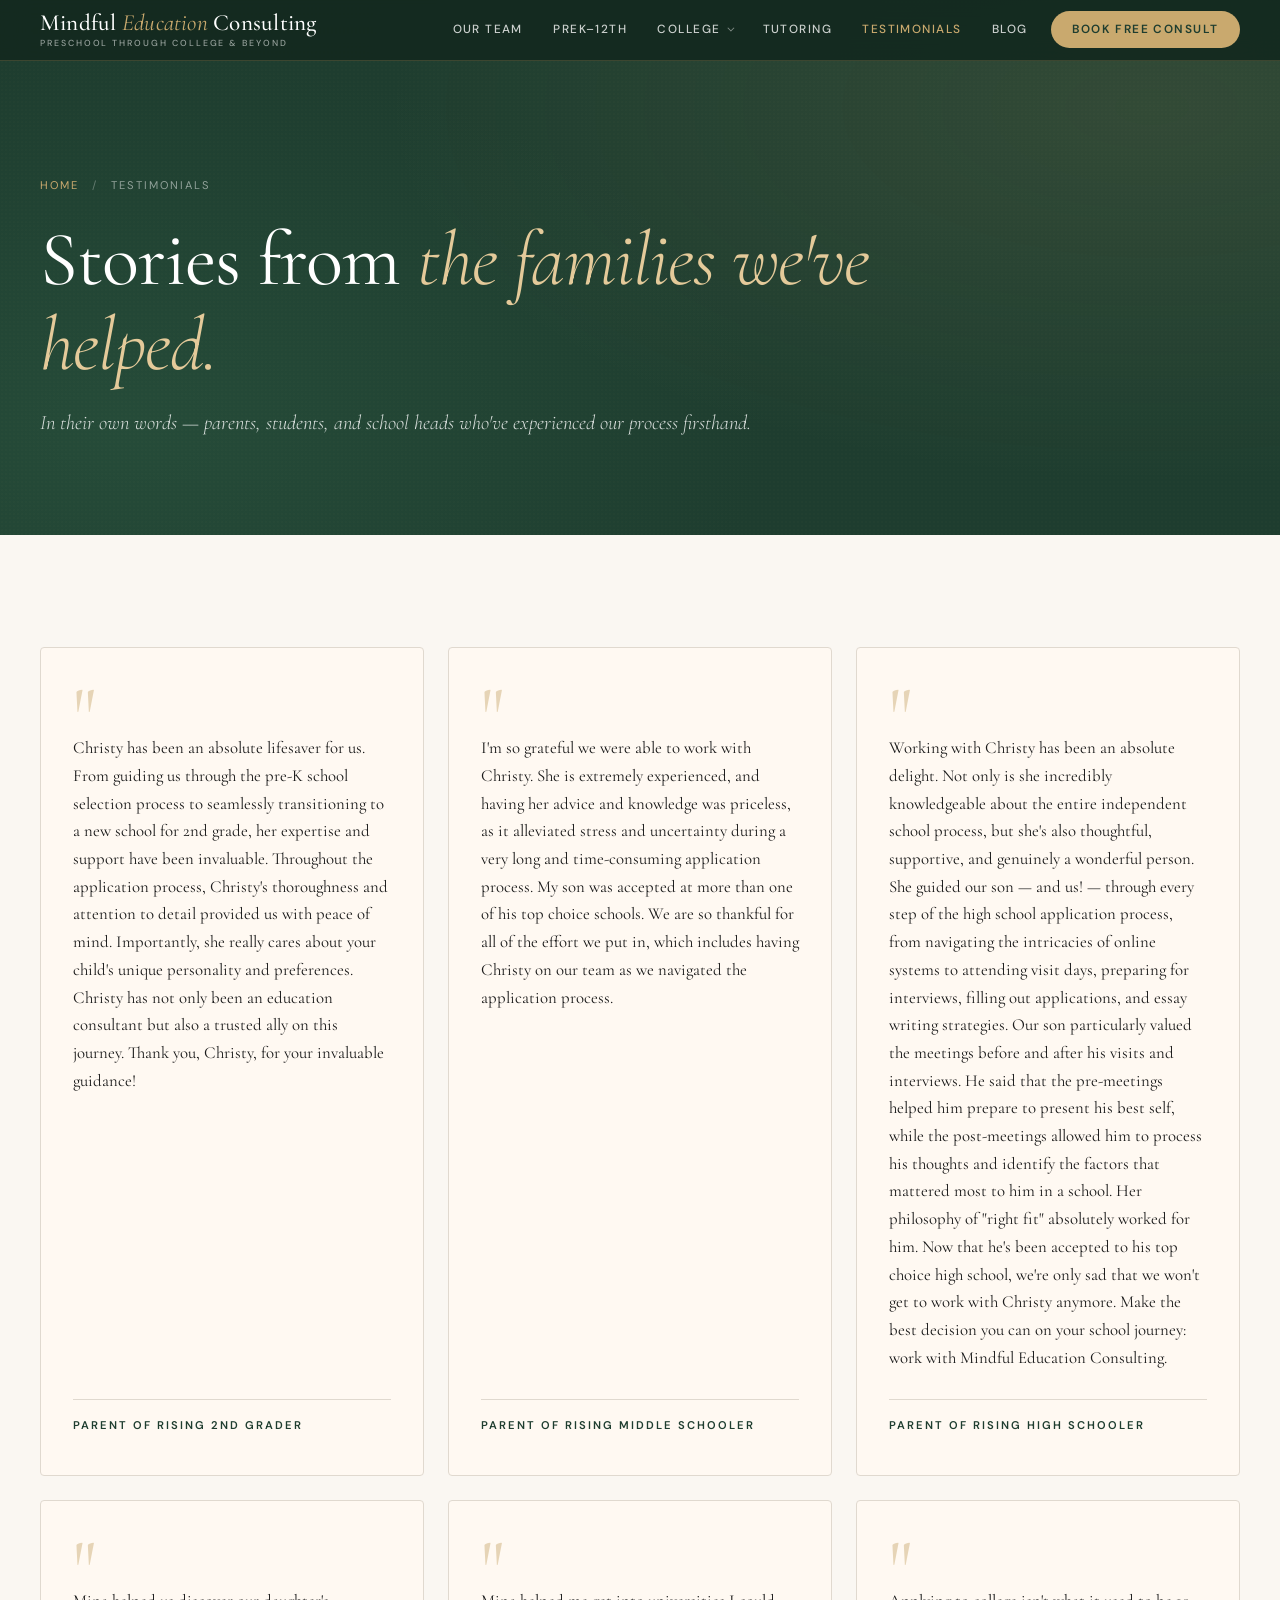
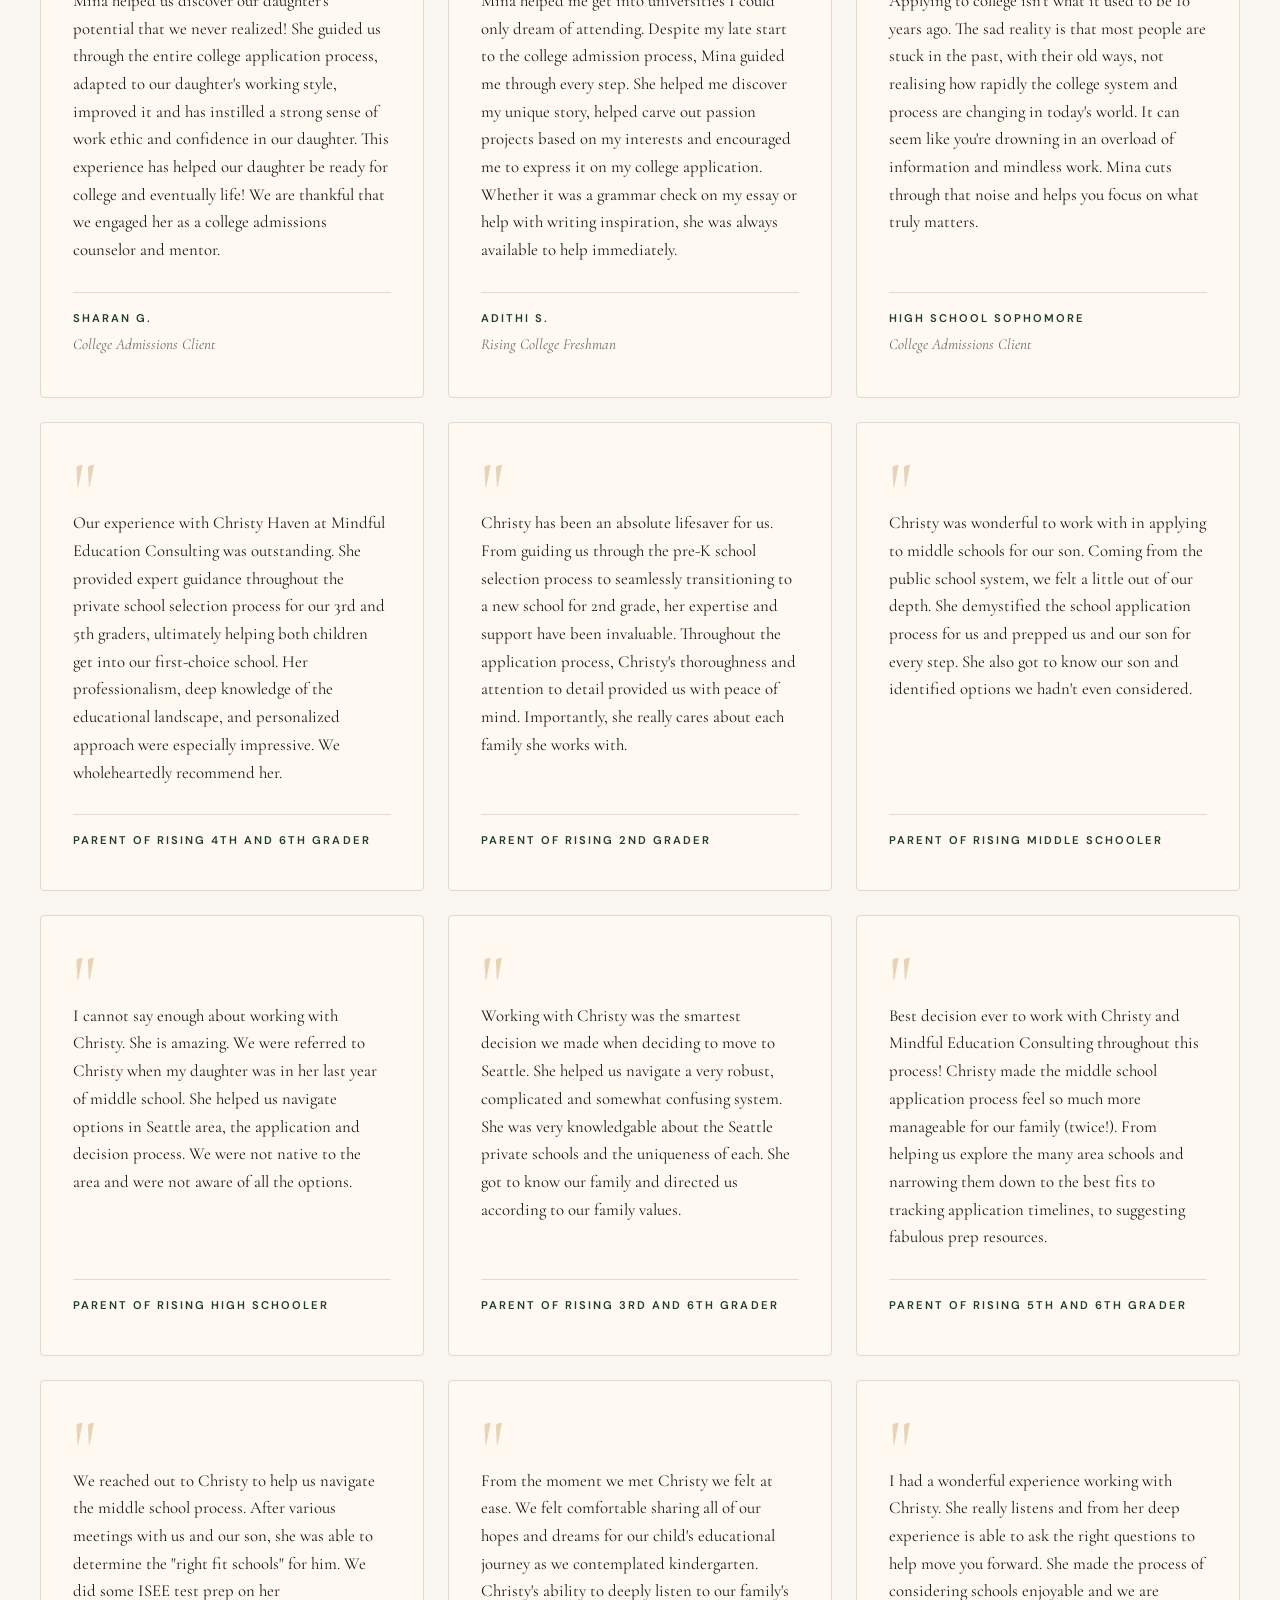
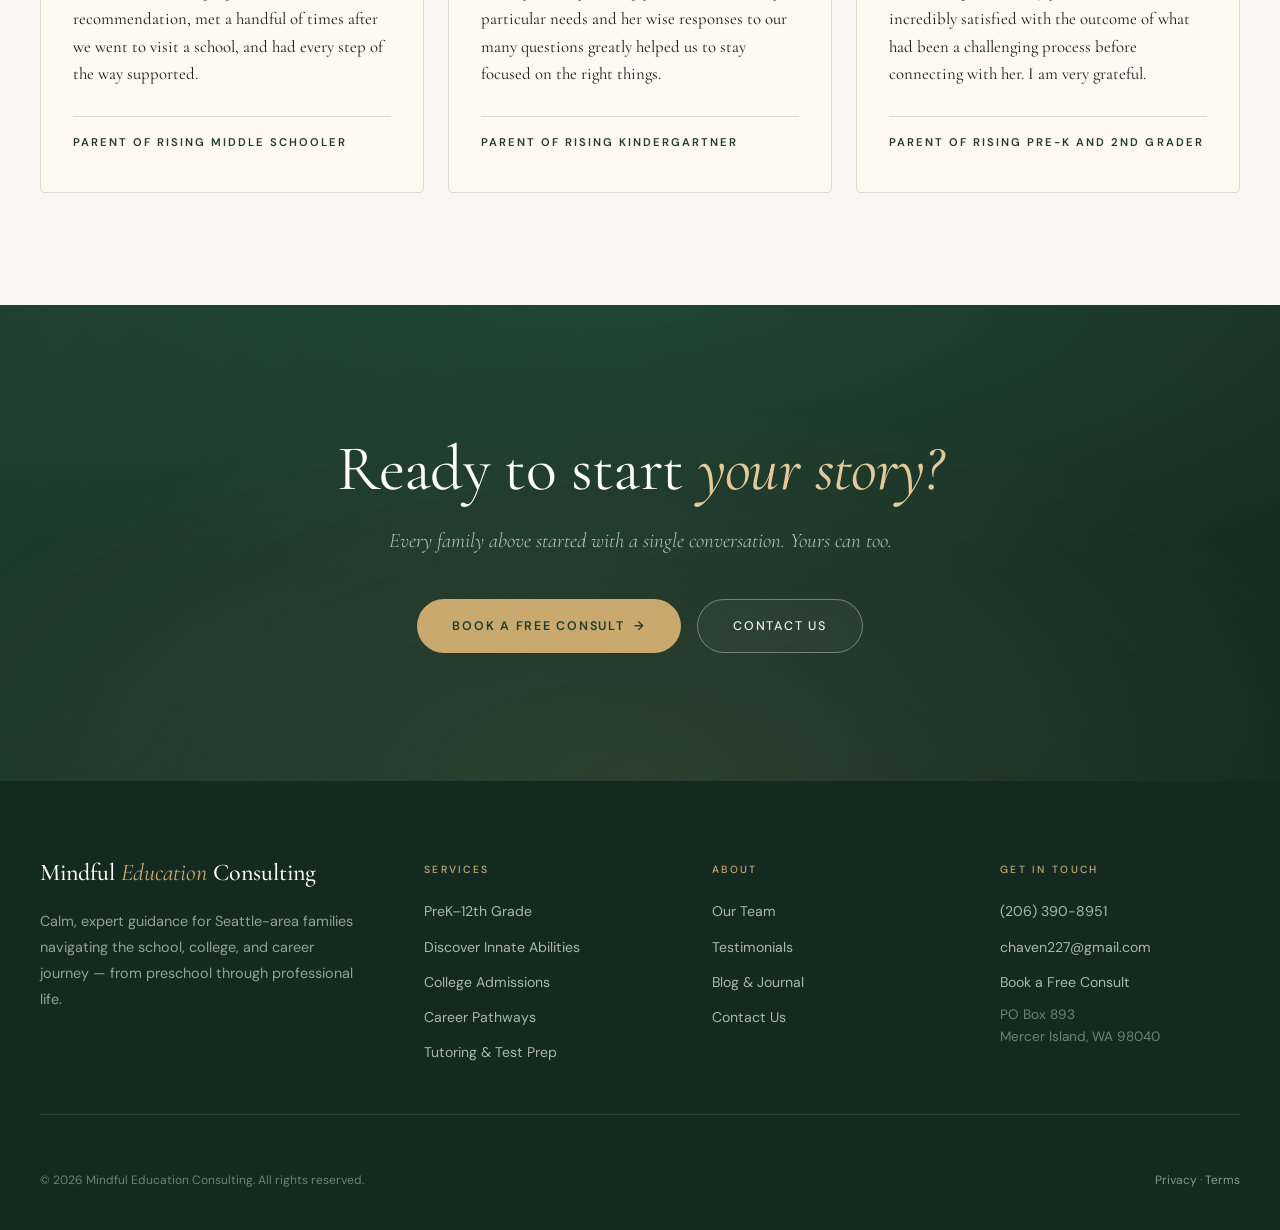
<file: testimonials.html>
<!DOCTYPE html>
<html lang="en">
<head>
<meta charset="UTF-8" />
<meta name="viewport" content="width=device-width, initial-scale=1.0" />
<title>Testimonials — Mindful Education Consulting</title>
<meta name="description" content="What our families say about working with Christy Haven and Mina Velamoor at Mindful Education Consulting." />
<link rel="preconnect" href="https://fonts.googleapis.com" />
<link rel="preconnect" href="https://fonts.gstatic.com" crossorigin />
<link href="https://fonts.googleapis.com/css2?family=Cormorant+Garamond:ital,wght@0,300;0,400;0,500;0,600;0,700;1,300;1,400;1,500;1,600&family=DM+Sans:wght@300;400;500;600&display=swap" rel="stylesheet" />
<link rel="icon" type="image/svg+xml" href="favicon.svg" />
<link rel="stylesheet" href="styles.css" />
</head>
<body>
<nav class="main-nav solid" id="mainNav">
  <a class="nav-logo" href="index.html">
    <span class="logo-name">Mindful <em>Education</em> Consulting</span>
    <span class="logo-tag">Preschool through College &amp; Beyond</span>
  </a>
  <ul class="nav-links">
    <li><a href="our-team.html">Our Team</a></li>
    <li><a href="prek-12.html">PreK–12th</a></li>
    <li class="has-dropdown">
      <a href="college.html">College</a>
      <ul class="dropdown">
        <li><a href="discover.html">Discover Your Innate Abilities</a></li>
        <li><a href="college-admissions.html">College Admissions</a></li>
        <li><a href="career-pathways.html">Career Pathways</a></li>
      </ul>
    </li>
    <li><a href="tutoring.html">Tutoring</a></li>
    <li><a href="testimonials.html" class="active">Testimonials</a></li>
    <li><a href="blog.html">Blog</a></li>
    <li><a href="contact.html" class="nav-cta">Book Free Consult</a></li>
  </ul>
  <button class="menu-btn" id="menuBtn">Menu</button>
</nav>

<div class="mobile-menu" id="mobileMenu">
  <ul>
    <li><a href="our-team.html">Our Team</a></li>
    <li><a href="prek-12.html">PreK–12th</a></li>
    <li><a href="college.html">College</a>
      <ul class="sub">
        <li><a href="discover.html">Discover Your Innate Abilities</a></li>
        <li><a href="college-admissions.html">College Admissions</a></li>
        <li><a href="career-pathways.html">Career Pathways</a></li>
      </ul>
    </li>
    <li><a href="tutoring.html">Tutoring Services</a></li>
    <li><a href="testimonials.html">Testimonials</a></li>
    <li><a href="blog.html">Blog</a></li>
    <li><a href="contact.html">Contact Us</a></li>
  </ul>
</div>
<section class="page-hero">
  <div class="page-hero-grain"></div>
  <div class="page-hero-inner">
    <div class="breadcrumb"><a href="index.html">Home</a> Testimonials</div>
    <h1>Stories from <em>the families we've helped.</em></h1>
    <p class="lede">In their own words — parents, students, and school heads who've experienced our process firsthand.</p>
  </div>
</section>

<section style="background: var(--cream); padding: 7rem 2.5rem;">
  <div class="container">

    <div class="testimonials-grid">

      <div class="testimonial-card fade-up">
        <div class="quote-mark">"</div>
        <blockquote>Christy has been an absolute lifesaver for us. From guiding us through the pre-K school selection process to seamlessly transitioning to a new school for 2nd grade, her expertise and support have been invaluable. Throughout the application process, Christy's thoroughness and attention to detail provided us with peace of mind. Importantly, she really cares about your child's unique personality and preferences. Christy has not only been an education consultant but also a trusted ally on this journey. Thank you, Christy, for your invaluable guidance!</blockquote>
        <div class="testimonial-author">Parent of rising 2nd grader</div>
      </div>

      <div class="testimonial-card fade-up">
        <div class="quote-mark">"</div>
        <blockquote>I'm so grateful we were able to work with Christy. She is extremely experienced, and having her advice and knowledge was priceless, as it alleviated stress and uncertainty during a very long and time-consuming application process. My son was accepted at more than one of his top choice schools. We are so thankful for all of the effort we put in, which includes having Christy on our team as we navigated the application process.</blockquote>
        <div class="testimonial-author">Parent of rising middle schooler</div>
      </div>

      <div class="testimonial-card fade-up">
        <div class="quote-mark">"</div>
        <blockquote>Working with Christy has been an absolute delight. Not only is she incredibly knowledgeable about the entire independent school process, but she's also thoughtful, supportive, and genuinely a wonderful person. She guided our son — and us! — through every step of the high school application process, from navigating the intricacies of online systems to attending visit days, preparing for interviews, filling out applications, and essay writing strategies. Our son particularly valued the meetings before and after his visits and interviews. He said that the pre-meetings helped him prepare to present his best self, while the post-meetings allowed him to process his thoughts and identify the factors that mattered most to him in a school. Her philosophy of "right fit" absolutely worked for him. Now that he's been accepted to his top choice high school, we're only sad that we won't get to work with Christy anymore. Make the best decision you can on your school journey: work with Mindful Education Consulting.</blockquote>
        <div class="testimonial-author">Parent of rising high schooler</div>
      </div>

      <div class="testimonial-card fade-up">
        <div class="quote-mark">"</div>
        <blockquote>Mina helped us discover our daughter's potential that we never realized! She guided us through the entire college application process, adapted to our daughter's working style, improved it and has instilled a strong sense of work ethic and confidence in our daughter. This experience has helped our daughter be ready for college and eventually life! We are thankful that we engaged her as a college admissions counselor and mentor.</blockquote>
        <div class="testimonial-author">Sharan G.</div>
        <div class="testimonial-source">College Admissions Client</div>
      </div>

      <div class="testimonial-card fade-up">
        <div class="quote-mark">"</div>
        <blockquote>Mina helped me get into universities I could only dream of attending. Despite my late start to the college admission process, Mina guided me through every step. She helped me discover my unique story, helped carve out passion projects based on my interests and encouraged me to express it on my college application. Whether it was a grammar check on my essay or help with writing inspiration, she was always available to help immediately.</blockquote>
        <div class="testimonial-author">Adithi S.</div>
        <div class="testimonial-source">Rising College Freshman</div>
      </div>

      <div class="testimonial-card fade-up">
        <div class="quote-mark">"</div>
        <blockquote>Applying to college isn't what it used to be 10 years ago. The sad reality is that most people are stuck in the past, with their old ways, not realising how rapidly the college system and process are changing in today's world. It can seem like you're drowning in an overload of information and mindless work. Mina cuts through that noise and helps you focus on what truly matters.</blockquote>
        <div class="testimonial-author">High School Sophomore</div>
        <div class="testimonial-source">College Admissions Client</div>
      </div>

      <div class="testimonial-card fade-up">
        <div class="quote-mark">"</div>
        <blockquote>Our experience with Christy Haven at Mindful Education Consulting was outstanding. She provided expert guidance throughout the private school selection process for our 3rd and 5th graders, ultimately helping both children get into our first-choice school. Her professionalism, deep knowledge of the educational landscape, and personalized approach were especially impressive. We wholeheartedly recommend her.</blockquote>
        <div class="testimonial-author">Parent of rising 4th and 6th grader</div>
      </div>

      <div class="testimonial-card fade-up">
        <div class="quote-mark">"</div>
        <blockquote>Christy has been an absolute lifesaver for us. From guiding us through the pre-K school selection process to seamlessly transitioning to a new school for 2nd grade, her expertise and support have been invaluable. Throughout the application process, Christy's thoroughness and attention to detail provided us with peace of mind. Importantly, she really cares about each family she works with.</blockquote>
        <div class="testimonial-author">Parent of rising 2nd grader</div>
      </div>

      <div class="testimonial-card fade-up">
        <div class="quote-mark">"</div>
        <blockquote>Christy was wonderful to work with in applying to middle schools for our son. Coming from the public school system, we felt a little out of our depth. She demystified the school application process for us and prepped us and our son for every step. She also got to know our son and identified options we hadn't even considered.</blockquote>
        <div class="testimonial-author">Parent of rising middle schooler</div>
      </div>

      <div class="testimonial-card fade-up">
        <div class="quote-mark">"</div>
        <blockquote>I cannot say enough about working with Christy. She is amazing. We were referred to Christy when my daughter was in her last year of middle school. She helped us navigate options in Seattle area, the application and decision process. We were not native to the area and were not aware of all the options.</blockquote>
        <div class="testimonial-author">Parent of rising high schooler</div>
      </div>

      <div class="testimonial-card fade-up">
        <div class="quote-mark">"</div>
        <blockquote>Working with Christy was the smartest decision we made when deciding to move to Seattle. She helped us navigate a very robust, complicated and somewhat confusing system. She was very knowledgable about the Seattle private schools and the uniqueness of each. She got to know our family and directed us according to our family values.</blockquote>
        <div class="testimonial-author">Parent of rising 3rd and 6th grader</div>
      </div>

      <div class="testimonial-card fade-up">
        <div class="quote-mark">"</div>
        <blockquote>Best decision ever to work with Christy and Mindful Education Consulting throughout this process! Christy made the middle school application process feel so much more manageable for our family (twice!). From helping us explore the many area schools and narrowing them down to the best fits to tracking application timelines, to suggesting fabulous prep resources.</blockquote>
        <div class="testimonial-author">Parent of rising 5th and 6th grader</div>
      </div>

      <div class="testimonial-card fade-up">
        <div class="quote-mark">"</div>
        <blockquote>We reached out to Christy to help us navigate the middle school process. After various meetings with us and our son, she was able to determine the "right fit schools" for him. We did some ISEE test prep on her recommendation, met a handful of times after we went to visit a school, and had every step of the way supported.</blockquote>
        <div class="testimonial-author">Parent of rising middle schooler</div>
      </div>

      <div class="testimonial-card fade-up">
        <div class="quote-mark">"</div>
        <blockquote>From the moment we met Christy we felt at ease. We felt comfortable sharing all of our hopes and dreams for our child's educational journey as we contemplated kindergarten. Christy's ability to deeply listen to our family's particular needs and her wise responses to our many questions greatly helped us to stay focused on the right things.</blockquote>
        <div class="testimonial-author">Parent of rising kindergartner</div>
      </div>

      <div class="testimonial-card fade-up">
        <div class="quote-mark">"</div>
        <blockquote>I had a wonderful experience working with Christy. She really listens and from her deep experience is able to ask the right questions to help move you forward. She made the process of considering schools enjoyable and we are incredibly satisfied with the outcome of what had been a challenging process before connecting with her. I am very grateful.</blockquote>
        <div class="testimonial-author">Parent of rising Pre-K and 2nd grader</div>
      </div>

    </div>

  </div>
</section>

<section class="cta-section">
  <div class="container">
    <h2>Ready to start <em>your story?</em></h2>
    <p>Every family above started with a single conversation. Yours can too.</p>
    <div class="cta-actions">
      <a href="https://calendly.com/chaven227" target="_blank" rel="noopener" class="btn-primary">Book a Free Consult <span class="arrow">→</span></a>
      <a href="contact.html" class="btn-outline">Contact Us</a>
    </div>
  </div>
</section>
<footer class="main-footer">
  <div class="footer-inner">
    <div class="footer-brand">
      <div class="footer-logo-name">Mindful <em>Education</em> Consulting</div>
      <p>Calm, expert guidance for Seattle-area families navigating the school, college, and career journey — from preschool through professional life.</p>
    </div>
    <div class="footer-col">
      <h5>Services</h5>
      <ul>
        <li><a href="prek-12.html">PreK–12th Grade</a></li>
        <li><a href="discover.html">Discover Innate Abilities</a></li>
        <li><a href="college-admissions.html">College Admissions</a></li>
        <li><a href="career-pathways.html">Career Pathways</a></li>
        <li><a href="tutoring.html">Tutoring &amp; Test Prep</a></li>
      </ul>
    </div>
    <div class="footer-col">
      <h5>About</h5>
      <ul>
        <li><a href="our-team.html">Our Team</a></li>
        <li><a href="testimonials.html">Testimonials</a></li>
        <li><a href="blog.html">Blog &amp; Journal</a></li>
        <li><a href="contact.html">Contact Us</a></li>
      </ul>
    </div>
    <div class="footer-col">
      <h5>Get in Touch</h5>
      <ul>
        <li><a href="tel:+12063908951">(206) 390-8951</a></li>
        <li><a href="mailto:chaven227@gmail.com">chaven227@gmail.com</a></li>
        <li><a href="https://calendly.com/chaven227" target="_blank" rel="noopener">Book a Free Consult</a></li>
        <li class="address">PO Box 893<br/>Mercer Island, WA 98040</li>
      </ul>
    </div>
  </div>
  <div class="footer-bottom">
    <span>© 2026 Mindful Education Consulting. All rights reserved.</span>
    <span><a href="#">Privacy</a> · <a href="#">Terms</a></span>
  </div>
</footer>

<script>
  const nav = document.getElementById('mainNav');
  window.addEventListener('scroll', () => {
    if (window.scrollY > 40) nav.classList.add('scrolled');
    else nav.classList.remove('scrolled');
  });
  const menuBtn = document.getElementById('menuBtn');
  const mobileMenu = document.getElementById('mobileMenu');
  if (menuBtn) {
    menuBtn.addEventListener('click', () => {
      mobileMenu.classList.toggle('open');
      menuBtn.textContent = mobileMenu.classList.contains('open') ? 'Close' : 'Menu';
    });
    mobileMenu.querySelectorAll('a').forEach(a => {
      a.addEventListener('click', () => {
        mobileMenu.classList.remove('open');
        menuBtn.textContent = 'Menu';
      });
    });
  }
  const obs = new IntersectionObserver((entries) => {
    entries.forEach(e => {
      if (e.isIntersecting) { e.target.classList.add('visible'); obs.unobserve(e.target); }
    });
  }, { threshold: 0.12 });
  document.querySelectorAll('.fade-up').forEach(el => obs.observe(el));
</script>

</body>
</html>
</file>
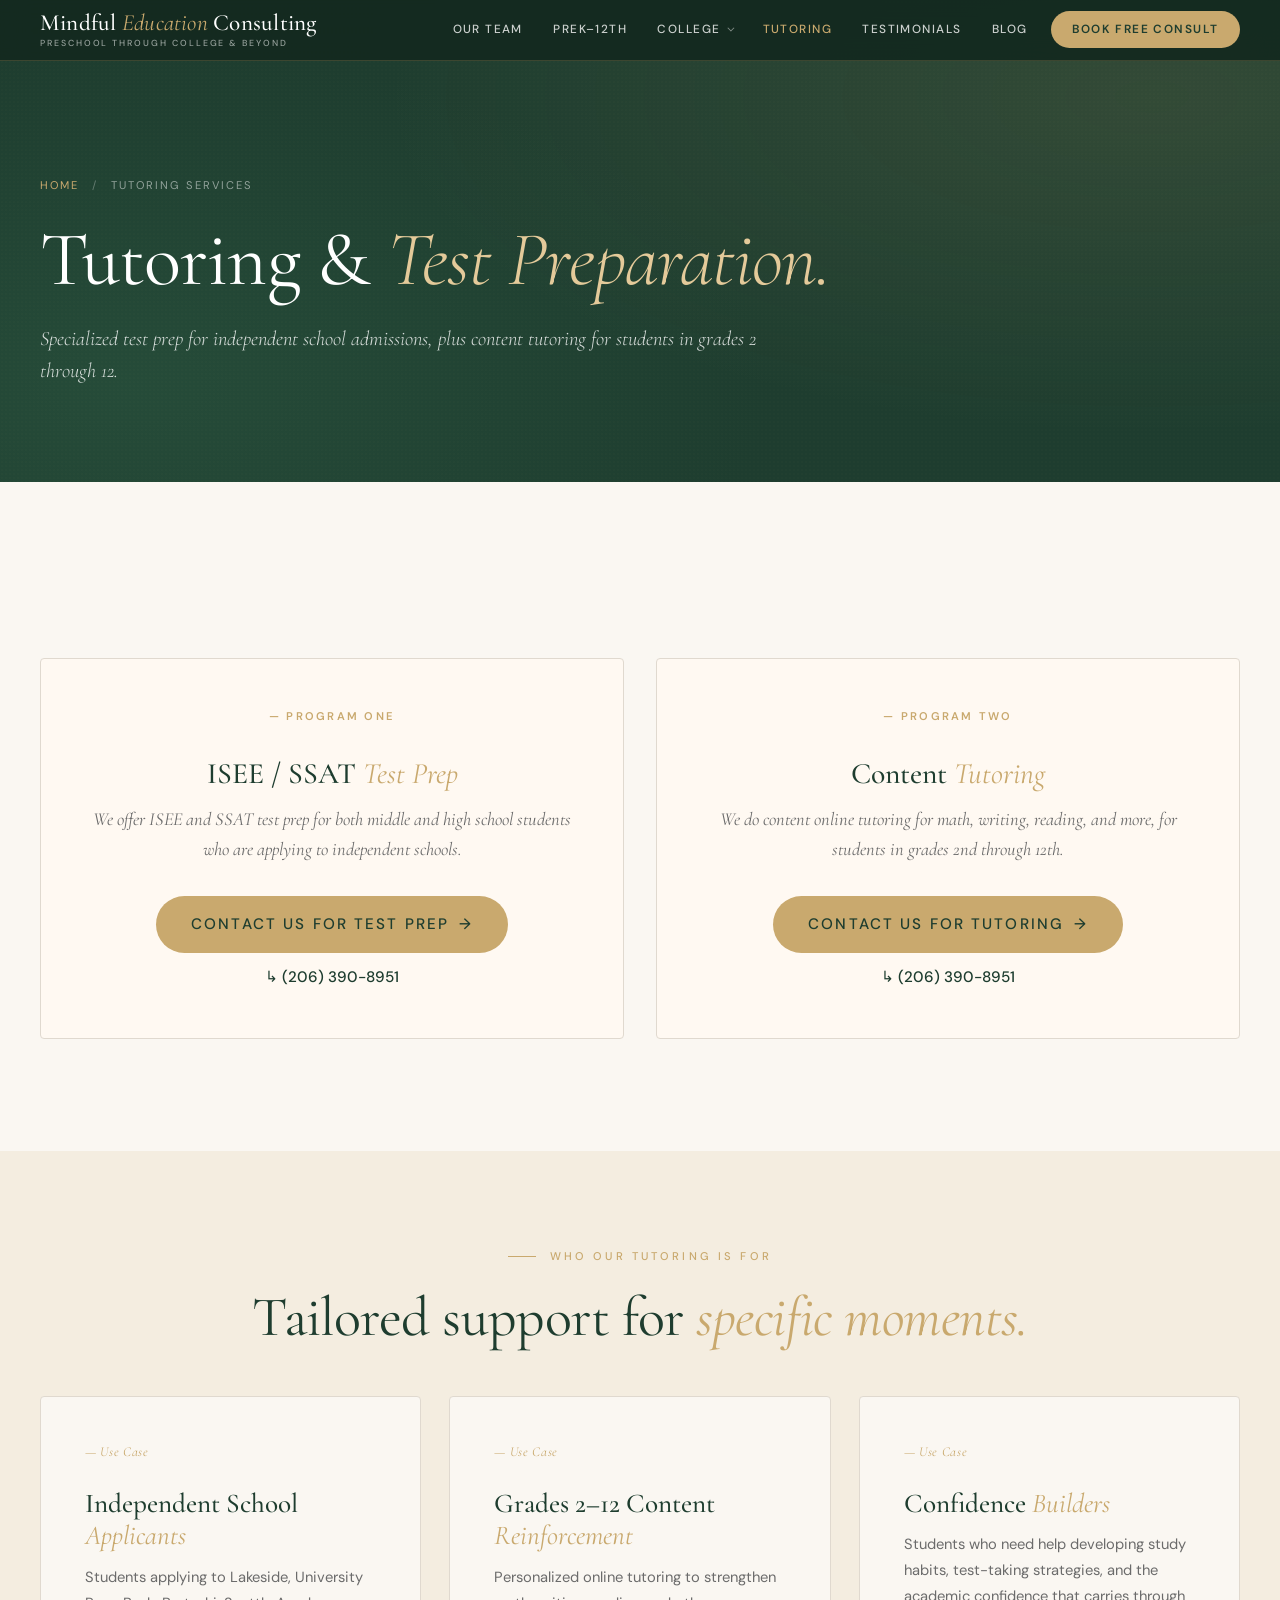
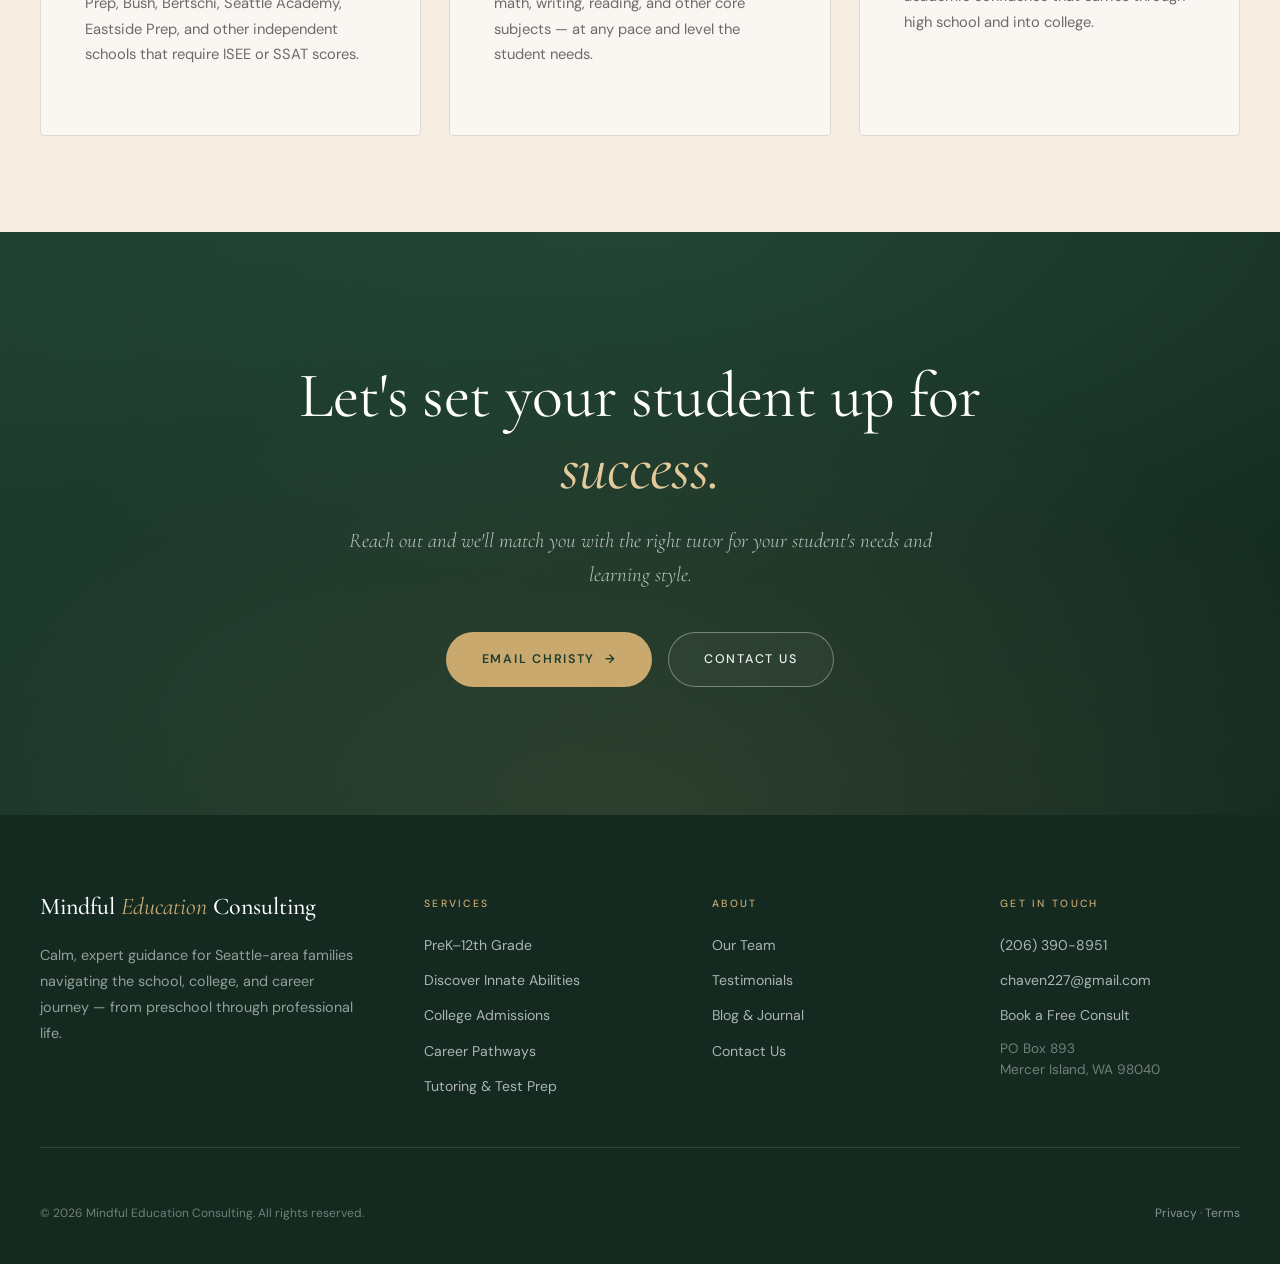
<file: tutoring.html>
<!DOCTYPE html>
<html lang="en">
<head>
<meta charset="UTF-8" />
<meta name="viewport" content="width=device-width, initial-scale=1.0" />
<title>Tutoring &amp; Test Prep — Mindful Education Consulting</title>
<meta name="description" content="ISEE and SSAT test prep for independent school applicants, plus content tutoring for grades 2 through 12." />
<link rel="preconnect" href="https://fonts.googleapis.com" />
<link rel="preconnect" href="https://fonts.gstatic.com" crossorigin />
<link href="https://fonts.googleapis.com/css2?family=Cormorant+Garamond:ital,wght@0,300;0,400;0,500;0,600;0,700;1,300;1,400;1,500;1,600&family=DM+Sans:wght@300;400;500;600&display=swap" rel="stylesheet" />
<link rel="icon" type="image/svg+xml" href="favicon.svg" />
<link rel="stylesheet" href="styles.css" />
</head>
<body>
<nav class="main-nav solid" id="mainNav">
  <a class="nav-logo" href="index.html">
    <span class="logo-name">Mindful <em>Education</em> Consulting</span>
    <span class="logo-tag">Preschool through College &amp; Beyond</span>
  </a>
  <ul class="nav-links">
    <li><a href="our-team.html">Our Team</a></li>
    <li><a href="prek-12.html">PreK–12th</a></li>
    <li class="has-dropdown">
      <a href="college.html">College</a>
      <ul class="dropdown">
        <li><a href="discover.html">Discover Your Innate Abilities</a></li>
        <li><a href="college-admissions.html">College Admissions</a></li>
        <li><a href="career-pathways.html">Career Pathways</a></li>
      </ul>
    </li>
    <li><a href="tutoring.html" class="active">Tutoring</a></li>
    <li><a href="testimonials.html">Testimonials</a></li>
    <li><a href="blog.html">Blog</a></li>
    <li><a href="contact.html" class="nav-cta">Book Free Consult</a></li>
  </ul>
  <button class="menu-btn" id="menuBtn">Menu</button>
</nav>

<div class="mobile-menu" id="mobileMenu">
  <ul>
    <li><a href="our-team.html">Our Team</a></li>
    <li><a href="prek-12.html">PreK–12th</a></li>
    <li><a href="college.html">College</a>
      <ul class="sub">
        <li><a href="discover.html">Discover Your Innate Abilities</a></li>
        <li><a href="college-admissions.html">College Admissions</a></li>
        <li><a href="career-pathways.html">Career Pathways</a></li>
      </ul>
    </li>
    <li><a href="tutoring.html">Tutoring Services</a></li>
    <li><a href="testimonials.html">Testimonials</a></li>
    <li><a href="blog.html">Blog</a></li>
    <li><a href="contact.html">Contact Us</a></li>
  </ul>
</div>
<section class="page-hero">
  <div class="page-hero-grain"></div>
  <div class="page-hero-inner">
    <div class="breadcrumb"><a href="index.html">Home</a> Tutoring Services</div>
    <h1>Tutoring &amp; <em>Test Preparation.</em></h1>
    <p class="lede">Specialized test prep for independent school admissions, plus content tutoring for students in grades 2 through 12.</p>
  </div>
</section>

<!-- ═══════ TWO PROGRAMS ═══════ -->
<section style="background: var(--cream); padding: 7rem 2.5rem;">
  <div class="container">

    <div class="contact-grid">

      <div class="contact-card fade-up">
        <div class="role">— Program One</div>
        <div class="person">ISEE / SSAT <em>Test Prep</em></div>
        <p>We offer ISEE and SSAT test prep for both middle and high school students who are applying to independent schools.</p>
        <div class="contact-methods">
          <a href="mailto:chaven227@gmail.com?subject=ISEE%2FSSAT%20Test%20Prep%20Inquiry" class="btn-primary">Contact Us for Test Prep <span class="arrow">→</span></a>
          <a href="tel:+12063908951">↳ (206) 390-8951</a>
        </div>
      </div>

      <div class="contact-card fade-up">
        <div class="role">— Program Two</div>
        <div class="person">Content <em>Tutoring</em></div>
        <p>We do content online tutoring for math, writing, reading, and more, for students in grades 2nd through 12th.</p>
        <div class="contact-methods">
          <a href="mailto:chaven227@gmail.com?subject=Content%20Tutoring%20Inquiry" class="btn-primary">Contact Us for Tutoring <span class="arrow">→</span></a>
          <a href="tel:+12063908951">↳ (206) 390-8951</a>
        </div>
      </div>

    </div>

  </div>
</section>

<!-- ═══════ WHO IT&apos;S FOR ═══════ -->
<section style="background: var(--ivory); padding: 6rem 2.5rem;">
  <div class="container">
    <div style="text-align:center; margin-bottom:3rem;">
      <div class="section-tag center">Who Our Tutoring Is For</div>
      <h2>Tailored support for <em>specific moments.</em></h2>
    </div>

    <div class="services-grid" style="grid-template-columns: repeat(3, 1fr);">

      <div class="service-card fade-up" style="cursor:default;">
        <div class="service-num">— Use Case</div>
        <h3>Independent School <em>Applicants</em></h3>
        <p>Students applying to Lakeside, University Prep, Bush, Bertschi, Seattle Academy, Eastside Prep, and other independent schools that require ISEE or SSAT scores.</p>
      </div>

      <div class="service-card fade-up" style="cursor:default;">
        <div class="service-num">— Use Case</div>
        <h3>Grades 2–12 Content <em>Reinforcement</em></h3>
        <p>Personalized online tutoring to strengthen math, writing, reading, and other core subjects — at any pace and level the student needs.</p>
      </div>

      <div class="service-card fade-up" style="cursor:default;">
        <div class="service-num">— Use Case</div>
        <h3>Confidence <em>Builders</em></h3>
        <p>Students who need help developing study habits, test-taking strategies, and the academic confidence that carries through high school and into college.</p>
      </div>

    </div>
  </div>
</section>

<section class="cta-section">
  <div class="container">
    <h2>Let's set your student up for <em>success.</em></h2>
    <p>Reach out and we'll match you with the right tutor for your student's needs and learning style.</p>
    <div class="cta-actions">
      <a href="mailto:chaven227@gmail.com" class="btn-primary">Email Christy <span class="arrow">→</span></a>
      <a href="contact.html" class="btn-outline">Contact Us</a>
    </div>
  </div>
</section>
<footer class="main-footer">
  <div class="footer-inner">
    <div class="footer-brand">
      <div class="footer-logo-name">Mindful <em>Education</em> Consulting</div>
      <p>Calm, expert guidance for Seattle-area families navigating the school, college, and career journey — from preschool through professional life.</p>
    </div>
    <div class="footer-col">
      <h5>Services</h5>
      <ul>
        <li><a href="prek-12.html">PreK–12th Grade</a></li>
        <li><a href="discover.html">Discover Innate Abilities</a></li>
        <li><a href="college-admissions.html">College Admissions</a></li>
        <li><a href="career-pathways.html">Career Pathways</a></li>
        <li><a href="tutoring.html">Tutoring &amp; Test Prep</a></li>
      </ul>
    </div>
    <div class="footer-col">
      <h5>About</h5>
      <ul>
        <li><a href="our-team.html">Our Team</a></li>
        <li><a href="testimonials.html">Testimonials</a></li>
        <li><a href="blog.html">Blog &amp; Journal</a></li>
        <li><a href="contact.html">Contact Us</a></li>
      </ul>
    </div>
    <div class="footer-col">
      <h5>Get in Touch</h5>
      <ul>
        <li><a href="tel:+12063908951">(206) 390-8951</a></li>
        <li><a href="mailto:chaven227@gmail.com">chaven227@gmail.com</a></li>
        <li><a href="https://calendly.com/chaven227" target="_blank" rel="noopener">Book a Free Consult</a></li>
        <li class="address">PO Box 893<br/>Mercer Island, WA 98040</li>
      </ul>
    </div>
  </div>
  <div class="footer-bottom">
    <span>© 2026 Mindful Education Consulting. All rights reserved.</span>
    <span><a href="#">Privacy</a> · <a href="#">Terms</a></span>
  </div>
</footer>

<script>
  const nav = document.getElementById('mainNav');
  window.addEventListener('scroll', () => {
    if (window.scrollY > 40) nav.classList.add('scrolled');
    else nav.classList.remove('scrolled');
  });
  const menuBtn = document.getElementById('menuBtn');
  const mobileMenu = document.getElementById('mobileMenu');
  if (menuBtn) {
    menuBtn.addEventListener('click', () => {
      mobileMenu.classList.toggle('open');
      menuBtn.textContent = mobileMenu.classList.contains('open') ? 'Close' : 'Menu';
    });
    mobileMenu.querySelectorAll('a').forEach(a => {
      a.addEventListener('click', () => {
        mobileMenu.classList.remove('open');
        menuBtn.textContent = 'Menu';
      });
    });
  }
  const obs = new IntersectionObserver((entries) => {
    entries.forEach(e => {
      if (e.isIntersecting) { e.target.classList.add('visible'); obs.unobserve(e.target); }
    });
  }, { threshold: 0.12 });
  document.querySelectorAll('.fade-up').forEach(el => obs.observe(el));
</script>

</body>
</html>
</file>
<file: styles.css>
/* ═══════════════════════════════════════════════════════════════
   MINDFUL EDUCATION CONSULTING — DESIGN SYSTEM
   Boutique premium · Editorial · Cormorant Garamond + DM Sans
   ═══════════════════════════════════════════════════════════════ */

:root {
  --forest: #1e3d2f;
  --forest-deep: #142a20;
  --forest-light: #2d5a43;
  --gold: #c9a96e;
  --gold-light: #e4ca9a;
  --gold-soft: #f0e5cf;
  --cream: #faf7f2;
  --warm-white: #fff9f2;
  --ivory: #f4ede0;
  --text: #1a1a1a;
  --muted: #6b6b6b;
  --muted-soft: #9b9b9b;
  --border: #e0d9cf;
  --serif: 'Cormorant Garamond', Georgia, serif;
  --sans: 'DM Sans', system-ui, sans-serif;
  --shadow: 0 4px 24px rgba(30,61,47,0.08);
  --shadow-lg: 0 16px 56px rgba(30,61,47,0.16);
  --shadow-xl: 0 32px 80px rgba(30,61,47,0.22);
}

*, *::before, *::after { box-sizing: border-box; margin: 0; padding: 0; }
html { scroll-behavior: smooth; font-size: 16px; }
body {
  font-family: var(--sans);
  background: var(--cream);
  color: var(--text);
  line-height: 1.65;
  overflow-x: hidden;
  -webkit-font-smoothing: antialiased;
  -moz-osx-font-smoothing: grayscale;
}
img { max-width: 100%; display: block; }
a { color: inherit; }

/* ─────────────────── NAV ─────────────────── */
nav.main-nav {
  position: fixed; top: 0; left: 0; right: 0; z-index: 100;
  padding: 1.1rem 2.5rem;
  display: flex; align-items: center; justify-content: space-between;
  transition: background 0.3s ease, padding 0.3s ease, border-color 0.3s ease;
  background: transparent;
  border-bottom: 1px solid transparent;
}
nav.main-nav.solid,
nav.main-nav.scrolled {
  background: rgba(20, 42, 32, 0.96);
  backdrop-filter: blur(14px);
  -webkit-backdrop-filter: blur(14px);
  padding: 0.7rem 2.5rem;
  border-bottom: 1px solid rgba(201,169,110,0.22);
}
.nav-logo {
  text-decoration: none;
  display: flex; flex-direction: column;
  line-height: 1;
}
.nav-logo .logo-name {
  font-family: var(--serif);
  font-size: 1.45rem;
  font-weight: 500;
  color: #fff;
  letter-spacing: 0.01em;
}
.nav-logo .logo-name em {
  color: var(--gold);
  font-style: italic;
  font-weight: 400;
}
.nav-logo .logo-tag {
  font-family: var(--sans);
  font-size: 0.55rem;
  font-weight: 500;
  letter-spacing: 0.22em;
  text-transform: uppercase;
  color: rgba(255,255,255,0.55);
  margin-top: 4px;
}

.nav-links {
  display: flex; align-items: center; gap: 0;
  list-style: none;
}
.nav-links > li { position: relative; }
.nav-links a {
  font-size: 0.74rem;
  font-weight: 500;
  letter-spacing: 0.12em;
  text-transform: uppercase;
  color: rgba(255,255,255,0.78);
  text-decoration: none;
  padding: 0.55rem 0.95rem;
  transition: color 0.2s;
  display: inline-flex; align-items: center; gap: 0.3rem;
}
.nav-links a:hover,
.nav-links a.active { color: var(--gold); }

.has-dropdown > a::after {
  content: '';
  width: 5px; height: 5px;
  border-right: 1px solid currentColor;
  border-bottom: 1px solid currentColor;
  transform: rotate(45deg) translateY(-2px);
  margin-left: 2px;
  opacity: 0.6;
}
.dropdown {
  position: absolute; top: 100%; left: 50%;
  transform: translateX(-50%) translateY(8px);
  min-width: 280px;
  background: var(--cream);
  border: 1px solid var(--border);
  border-radius: 8px;
  box-shadow: var(--shadow-lg);
  padding: 0.6rem;
  opacity: 0; visibility: hidden;
  transition: all 0.2s ease;
  list-style: none;
}
.has-dropdown:hover .dropdown,
.has-dropdown:focus-within .dropdown {
  opacity: 1; visibility: visible;
  transform: translateX(-50%) translateY(0);
}
.dropdown a {
  color: var(--text);
  text-transform: none;
  letter-spacing: 0.01em;
  padding: 0.65rem 0.9rem;
  display: block;
  border-radius: 4px;
  font-family: var(--serif);
  font-style: italic;
  font-size: 1.05rem;
  font-weight: 500;
}
.dropdown a:hover { background: var(--ivory); color: var(--forest); }

.nav-cta {
  background: var(--gold);
  color: var(--forest) !important;
  border-radius: 100px;
  padding: 0.55rem 1.35rem !important;
  font-weight: 600 !important;
  margin-left: 0.5rem;
  transition: background 0.2s, transform 0.15s !important;
}
.nav-cta:hover { background: var(--gold-light); transform: translateY(-1px); }

.menu-btn {
  display: none;
  background: transparent;
  border: 1px solid rgba(255,255,255,0.4);
  color: #fff;
  padding: 0.5rem 0.9rem;
  border-radius: 100px;
  font-size: 0.7rem;
  font-family: var(--sans);
  letter-spacing: 0.12em;
  text-transform: uppercase;
  cursor: pointer;
  font-weight: 500;
}

.mobile-menu {
  position: fixed; inset: 0;
  background: var(--forest-deep);
  z-index: 99;
  padding: 6rem 2rem 2rem;
  transform: translateX(100%);
  transition: transform 0.4s ease;
  overflow-y: auto;
}
.mobile-menu.open { transform: translateX(0); }
.mobile-menu ul { list-style: none; }
.mobile-menu > ul > li > a {
  display: block;
  font-family: var(--serif);
  font-size: 1.6rem;
  color: #fff;
  text-decoration: none;
  padding: 1rem 0;
  border-bottom: 1px solid rgba(201,169,110,0.18);
}
.mobile-menu .sub a {
  font-size: 1.1rem;
  padding: 0.6rem 0 0.6rem 1.5rem;
  color: rgba(255,255,255,0.7);
  font-style: italic;
  border-bottom: none;
}

/* ─────────────────── BUTTONS ─────────────────── */
.btn-primary {
  display: inline-flex; align-items: center; gap: 0.6rem;
  background: var(--gold);
  color: var(--forest);
  font-family: var(--sans);
  font-size: 0.78rem;
  font-weight: 600;
  letter-spacing: 0.14em;
  text-transform: uppercase;
  text-decoration: none;
  padding: 1rem 2.2rem;
  border-radius: 100px;
  transition: background 0.2s, transform 0.15s, box-shadow 0.2s;
  border: none; cursor: pointer;
}
.btn-primary:hover {
  background: var(--gold-light);
  transform: translateY(-2px);
  box-shadow: 0 12px 30px rgba(201,169,110,0.35);
}
.btn-primary .arrow { transition: transform 0.25s; }
.btn-primary:hover .arrow { transform: translateX(4px); }

.btn-outline {
  display: inline-flex; align-items: center; gap: 0.5rem;
  border: 1px solid rgba(255,255,255,0.35);
  color: rgba(255,255,255,0.92);
  font-family: var(--sans);
  font-size: 0.78rem;
  font-weight: 500;
  letter-spacing: 0.14em;
  text-transform: uppercase;
  text-decoration: none;
  padding: 1rem 2.2rem;
  border-radius: 100px;
  transition: all 0.2s;
  background: rgba(255,255,255,0.04);
  backdrop-filter: blur(8px);
}
.btn-outline:hover { border-color: var(--gold); color: var(--gold); }

.btn-outline-dark {
  display: inline-flex; align-items: center; gap: 0.5rem;
  border: 1px solid var(--forest);
  color: var(--forest);
  font-family: var(--sans);
  font-size: 0.78rem;
  font-weight: 500;
  letter-spacing: 0.14em;
  text-transform: uppercase;
  text-decoration: none;
  padding: 1rem 2.2rem;
  border-radius: 100px;
  transition: all 0.2s;
  background: transparent;
}
.btn-outline-dark:hover { background: var(--forest); color: #fff; }

.btn-dark {
  display: inline-flex; align-items: center; gap: 0.6rem;
  background: var(--forest);
  color: #fff;
  font-family: var(--sans);
  font-size: 0.78rem;
  font-weight: 600;
  letter-spacing: 0.14em;
  text-transform: uppercase;
  text-decoration: none;
  padding: 1rem 2.2rem;
  border-radius: 100px;
  transition: all 0.2s;
}
.btn-dark:hover { background: var(--forest-light); transform: translateY(-2px); }

/* ─────────────────── HERO (HOMEPAGE WITH VIDEO) ─────────────────── */
.hero {
  position: relative;
  min-height: 100vh;
  overflow: hidden;
  display: flex;
  align-items: flex-start;
  color: #fff;
}
.hero-video {
  position: absolute; inset: 0;
  width: 100%; height: 100%;
  object-fit: cover;
  z-index: 0;
}
.hero-overlay {
  position: absolute; inset: 0;
  background:
    linear-gradient(180deg, rgba(20,42,32,0.55) 0%, rgba(20,42,32,0.85) 100%),
    radial-gradient(ellipse 70% 50% at 70% 40%, rgba(0,0,0,0.0) 0%, rgba(0,0,0,0.4) 100%);
  z-index: 1;
}
.hero-grain {
  position: absolute; inset: 0;
  z-index: 1;
  opacity: 0.05;
  pointer-events: none;
  background-image: radial-gradient(circle at 2px 2px, rgba(201,169,110,0.4) 1px, transparent 0);
  background-size: 4px 4px;
}
.hero-inner {
  position: relative; z-index: 2;
  width: 100%;
  max-width: 1240px;
  margin: 0 auto;
  padding: 9rem 2.5rem 7rem;
}
.hero-tag {
  display: inline-flex; align-items: center; gap: 0.85rem;
  font-size: 0.7rem;
  letter-spacing: 0.28em;
  text-transform: uppercase;
  color: var(--gold);
  font-weight: 500;
  margin-bottom: 2rem;
}
.hero-tag::before { content: ''; width: 36px; height: 1px; background: var(--gold); }

.hero h1 {
  font-family: var(--serif);
  font-size: clamp(2.6rem, 6vw, 5.2rem);
  font-weight: 400;
  line-height: 1.05;
  letter-spacing: -0.012em;
  max-width: 920px;
  margin-bottom: 1.75rem;
}
.hero h1 em {
  font-style: italic;
  color: var(--gold-light);
  font-weight: 300;
}
.hero-desc {
  font-family: var(--serif);
  font-size: clamp(1.1rem, 1.5vw, 1.4rem);
  color: rgba(255,255,255,0.82);
  line-height: 1.6;
  max-width: 600px;
  margin-bottom: 2.5rem;
  font-weight: 300;
  font-style: italic;
}
.hero-btns { display: flex; gap: 1rem; flex-wrap: wrap; }

.hero-credit {
  position: absolute;
  bottom: 0; left: 0; right: 0;
  z-index: 2;
  background: linear-gradient(180deg, transparent, rgba(20,42,32,0.7));
  padding: 1.5rem 2.5rem 2rem;
}
.hero-credit-inner {
  max-width: 1240px;
  margin: 0 auto;
  display: flex;
  align-items: center;
  justify-content: space-between;
  gap: 2rem;
  flex-wrap: wrap;
}
.hero-credit-label {
  font-size: 0.62rem;
  letter-spacing: 0.28em;
  text-transform: uppercase;
  color: rgba(255,255,255,0.45);
  font-weight: 500;
}
.hero-credit-marks {
  display: flex; align-items: center; gap: 2.5rem; flex-wrap: wrap;
}
.credit-item { display: flex; flex-direction: column; gap: 0.15rem; }
.credit-name {
  font-family: var(--serif);
  font-size: 1rem;
  font-weight: 500;
  font-style: italic;
  color: var(--gold-light);
  letter-spacing: 0.01em;
}
.credit-detail {
  font-size: 0.6rem;
  letter-spacing: 0.18em;
  text-transform: uppercase;
  color: rgba(255,255,255,0.5);
}

/* ─────────────────── SUBPAGE HERO ─────────────────── */
.page-hero {
  background: var(--forest);
  color: #fff;
  padding: 11rem 2.5rem 6rem;
  position: relative;
  overflow: hidden;
}
.page-hero::before {
  content: '';
  position: absolute; inset: 0;
  background:
    radial-gradient(ellipse 60% 70% at 90% 20%, rgba(201,169,110,0.12), transparent),
    radial-gradient(ellipse 50% 70% at 10% 80%, rgba(45,90,67,0.5), transparent);
}
.page-hero-grain {
  position: absolute; inset: 0;
  opacity: 0.04;
  background-image: radial-gradient(circle at 2px 2px, rgba(201,169,110,0.5) 1px, transparent 0);
  background-size: 4px 4px;
}
.page-hero-inner {
  position: relative; z-index: 1;
  max-width: 1240px;
  margin: 0 auto;
}
.page-hero .breadcrumb {
  font-size: 0.7rem;
  letter-spacing: 0.18em;
  text-transform: uppercase;
  color: rgba(255,255,255,0.5);
  margin-bottom: 1.5rem;
}
.page-hero .breadcrumb a {
  color: var(--gold);
  text-decoration: none;
  margin-right: 0.5rem;
}
.page-hero .breadcrumb a::after { content: ' / '; color: rgba(255,255,255,0.3); margin-left: 0.5rem; }
.page-hero h1 {
  font-family: var(--serif);
  font-size: clamp(2.8rem, 6vw, 4.8rem);
  font-weight: 400;
  line-height: 1.1;
  letter-spacing: -0.012em;
  max-width: 900px;
  margin-bottom: 1.25rem;
}
.page-hero h1 em { font-style: italic; color: var(--gold-light); font-weight: 300; }
.page-hero p.lede {
  font-family: var(--serif);
  font-style: italic;
  font-weight: 300;
  font-size: clamp(1.15rem, 1.6vw, 1.5rem);
  color: rgba(255,255,255,0.82);
  max-width: 720px;
  line-height: 1.55;
}

/* ─────────────────── SECTIONS BASE ─────────────────── */
section { padding: 7rem 2.5rem; }
.container { max-width: 1240px; margin: 0 auto; }
.narrow { max-width: 1000px; margin: 0 auto; }
.tight { max-width: 820px; margin: 0 auto; }

.section-tag {
  font-size: 0.7rem;
  letter-spacing: 0.28em;
  text-transform: uppercase;
  color: var(--gold);
  font-weight: 500;
  margin-bottom: 1.25rem;
  display: inline-flex; align-items: center; gap: 0.85rem;
}
.section-tag::before { content: ''; width: 28px; height: 1px; background: var(--gold); }
.section-tag.center { display: flex; justify-content: center; }

h2 {
  font-family: var(--serif);
  font-size: clamp(2.2rem, 4.5vw, 3.5rem);
  font-weight: 400;
  line-height: 1.12;
  color: var(--forest);
  letter-spacing: -0.01em;
}
h2 em { font-style: italic; color: var(--gold); font-weight: 400; }
h2.on-dark { color: #fff; }
h2.on-dark em { color: var(--gold-light); }

h3 {
  font-family: var(--serif);
  font-weight: 500;
  color: var(--forest);
}

.section-intro {
  font-family: var(--serif);
  font-size: 1.25rem;
  color: var(--muted);
  line-height: 1.65;
  max-width: 640px;
  font-style: italic;
  font-weight: 300;
  margin-top: 1rem;
}

/* Editorial body content (used inside long-form pages) */
.prose { max-width: 760px; margin: 0 auto; }
.prose p {
  font-size: 1.08rem;
  color: var(--text);
  line-height: 1.85;
  margin-bottom: 1.5rem;
}
.prose p strong { color: var(--forest); font-weight: 600; }
.prose p em { font-style: italic; }
.prose h3 {
  font-size: 1.85rem;
  margin: 3rem 0 1rem;
  font-weight: 500;
}
.prose h3 em { color: var(--gold); font-style: italic; }
.prose ul {
  margin-bottom: 1.5rem;
  padding-left: 0;
  list-style: none;
}
.prose ul li {
  font-size: 1.05rem;
  line-height: 1.75;
  padding-left: 1.5rem;
  margin-bottom: 0.6rem;
  position: relative;
  color: var(--text);
}
.prose ul li::before {
  content: '✦';
  color: var(--gold);
  position: absolute; left: 0;
  font-size: 0.8rem;
  top: 0.4rem;
}

/* Pull quote inside prose */
.pull-quote {
  font-family: var(--serif);
  font-size: 1.7rem;
  line-height: 1.4;
  font-weight: 400;
  font-style: italic;
  color: var(--forest);
  border-left: 2px solid var(--gold);
  padding: 0.75rem 0 0.75rem 1.75rem;
  margin: 2.5rem 0;
}

/* ─────────────────── OUTCOMES ─────────────────── */
.outcomes {
  background: var(--cream);
  padding: 6rem 2.5rem;
  border-top: 1px solid var(--border);
}
.outcomes-grid {
  display: grid;
  grid-template-columns: 1fr 1.1fr;
  gap: 4rem;
  align-items: center;
  margin-bottom: 4rem;
}
.outcomes-lead h2 {
  margin-bottom: 1.25rem;
}
.outcomes-intro {
  font-family: var(--serif);
  font-size: 1.2rem;
  font-style: italic;
  color: var(--muted);
  line-height: 1.7;
  font-weight: 300;
}
.outcomes-feature {
  background: linear-gradient(135deg, var(--forest), var(--forest-deep));
  border: 1px solid rgba(201,169,110,0.25);
  border-radius: 4px;
  padding: 3.5rem 3rem;
  position: relative;
  overflow: hidden;
  text-align: center;
}
.outcomes-feature::before {
  content: '';
  position: absolute; inset: 0;
  background:
    radial-gradient(ellipse 60% 50% at 100% 0%, rgba(201,169,110,0.15), transparent),
    radial-gradient(ellipse 60% 50% at 0% 100%, rgba(45,90,67,0.5), transparent);
  pointer-events: none;
}
.outcomes-feature-num {
  font-family: var(--serif);
  font-size: 7rem;
  font-weight: 300;
  color: var(--gold);
  line-height: 1;
  letter-spacing: -0.04em;
  position: relative;
  display: inline-block;
}
.outcomes-feature-num .pct {
  font-size: 3rem;
  vertical-align: super;
  margin-left: 4px;
  font-weight: 400;
  color: var(--gold-light);
}
.outcomes-feature-label {
  font-family: var(--serif);
  font-size: 1.5rem;
  color: rgba(255,255,255,0.92);
  font-weight: 400;
  line-height: 1.4;
  margin-top: 1rem;
  position: relative;
  max-width: 380px;
  margin-left: auto;
  margin-right: auto;
}
.outcomes-feature-label em {
  font-style: italic;
  color: var(--gold-light);
  font-weight: 400;
}
.outcomes-row {
  display: grid;
  grid-template-columns: repeat(3, 1fr);
  gap: 1.5rem;
}
.outcomes-pill {
  background: var(--warm-white);
  border: 1px solid var(--border);
  border-radius: 4px;
  padding: 2rem 1.75rem;
  display: flex;
  align-items: center;
  gap: 1.25rem;
  transition: all 0.3s ease;
}
.outcomes-pill:hover {
  border-color: var(--gold);
  box-shadow: var(--shadow);
}
.outcomes-pill-num {
  font-family: var(--serif);
  font-size: 2.4rem;
  font-weight: 400;
  color: var(--gold);
  line-height: 1;
  letter-spacing: -0.02em;
  flex-shrink: 0;
}
.outcomes-pill-label {
  font-family: var(--sans);
  font-size: 0.85rem;
  color: var(--muted);
  line-height: 1.55;
  font-weight: 400;
}

/* ─────────────────── PRESS BAR ─────────────────── */
.press-bar {
  background: var(--forest-deep);
  padding: 2.5rem 2.5rem;
  border-top: 1px solid rgba(201,169,110,0.18);
  border-bottom: 1px solid rgba(201,169,110,0.18);
}
.press-bar-inner {
  max-width: 1240px;
  margin: 0 auto;
  display: grid;
  grid-template-columns: auto 1fr;
  gap: 3rem;
  align-items: center;
}
.press-bar-label {
  font-family: var(--serif);
  font-style: italic;
  font-size: 1rem;
  color: var(--gold);
  line-height: 1.3;
  border-right: 1px solid rgba(201,169,110,0.25);
  padding-right: 3rem;
}
.press-bar-label .small {
  display: block;
  font-family: var(--sans);
  font-style: normal;
  font-size: 0.6rem;
  letter-spacing: 0.22em;
  text-transform: uppercase;
  color: rgba(255,255,255,0.4);
  margin-bottom: 0.4rem;
  font-weight: 500;
}
.press-bar-marks {
  display: flex; align-items: center;
  gap: 3rem; flex-wrap: wrap;
}
.press-mark {
  color: rgba(255,255,255,0.85);
  text-decoration: none;
  display: flex; flex-direction: column;
  transition: color 0.2s;
}
.press-mark:hover { color: var(--gold); }
.press-mark .mark-name {
  font-family: var(--serif);
  font-size: 1.5rem;
  font-weight: 500;
  line-height: 1;
  letter-spacing: 0.01em;
}
.press-mark .mark-meta {
  font-family: var(--sans);
  font-size: 0.6rem;
  letter-spacing: 0.18em;
  text-transform: uppercase;
  color: rgba(255,255,255,0.45);
  margin-top: 0.4rem;
}
.press-mark img { height: 56px; width: auto; }

/* ─────────────────── INTRO STATEMENT ─────────────────── */
.intro-statement {
  background: var(--cream);
  text-align: center;
  padding: 8rem 2.5rem 6rem;
  position: relative;
}
.intro-statement::before {
  content: '';
  position: absolute;
  top: 3rem; left: 50%;
  transform: translateX(-50%);
  width: 1px; height: 60px;
  background: linear-gradient(180deg, transparent, var(--gold));
}
.intro-statement h2 {
  font-size: clamp(1.8rem, 3.5vw, 2.7rem);
  font-weight: 300;
  line-height: 1.4;
  max-width: 880px;
  margin: 0 auto;
  color: var(--forest);
}
.intro-statement h2 em {
  font-style: italic;
  color: var(--gold);
  font-weight: 400;
}
.underline-stat {
  margin-top: 3.5rem;
  display: flex; align-items: center; justify-content: center;
  gap: 4rem; flex-wrap: wrap;
}
.stat-item { text-align: center; }
.stat-num {
  font-family: var(--serif);
  font-size: 3.5rem;
  font-weight: 300;
  color: var(--gold);
  line-height: 1;
  letter-spacing: -0.02em;
  min-height: 3.5rem;
  display: flex;
  align-items: center;
  justify-content: center;
}
.stat-num.text-stat { font-size: 2rem; font-style: italic; }
.stat-label {
  font-size: 0.7rem;
  letter-spacing: 0.2em;
  text-transform: uppercase;
  color: var(--muted);
  margin-top: 0.7rem;
  font-weight: 500;
}
.stat-divider { width: 1px; height: 50px; background: var(--border); }

/* ─────────────────── SCHOOLS ─────────────────── */
.schools {
  background: var(--ivory);
  padding: 5rem 2.5rem;
  text-align: center;
}
.schools-label {
  font-family: var(--serif);
  font-style: italic;
  font-size: 1.1rem;
  color: var(--muted);
  margin-bottom: 2.5rem;
}
.schools-list {
  display: flex; flex-wrap: wrap;
  justify-content: center;
  gap: 0;
  max-width: 1100px;
  margin: 0 auto;
}
.school-item {
  font-family: var(--serif);
  font-size: 1.35rem;
  font-weight: 400;
  color: var(--forest);
  padding: 0.5rem 1.5rem;
  position: relative;
  letter-spacing: 0.01em;
}
.school-item:not(:last-child)::after {
  content: '·';
  position: absolute;
  right: -4px; top: 50%;
  transform: translateY(-50%);
  color: var(--gold);
  font-size: 1.5rem;
}
.schools-note {
  margin-top: 2.5rem;
  font-size: 0.78rem;
  color: var(--muted-soft);
  letter-spacing: 0.05em;
  font-style: italic;
}

/* ─────────────────── SERVICES ─────────────────── */
.services { background: var(--warm-white); position: relative; }
.services-header {
  display: grid;
  grid-template-columns: 1.1fr 1fr;
  gap: 4rem;
  align-items: end;
  margin-bottom: 4rem;
}
.services-grid {
  display: grid;
  grid-template-columns: repeat(2, 1fr);
  gap: 1.75rem;
}
.service-card {
  background: var(--cream);
  border: 1px solid var(--border);
  border-radius: 4px;
  padding: 2.75rem;
  position: relative;
  overflow: hidden;
  transition: all 0.3s ease;
  text-decoration: none; color: inherit;
  display: flex; flex-direction: column;
  min-height: 340px;
}
.service-card::before {
  content: '';
  position: absolute;
  top: 0; left: 0;
  width: 0; height: 2px;
  background: var(--gold);
  transition: width 0.4s ease;
}
.service-card:hover {
  transform: translateY(-3px);
  box-shadow: var(--shadow-lg);
  border-color: var(--gold);
}
.service-card:hover::before { width: 100%; }
.service-num {
  font-family: var(--serif);
  font-size: 0.85rem;
  font-style: italic;
  color: var(--gold);
  margin-bottom: 1.5rem;
  letter-spacing: 0.05em;
}
.service-icon {
  width: 56px; height: 56px;
  margin-bottom: 1.5rem;
  color: var(--forest);
}
.service-card h3 {
  font-size: 1.7rem;
  margin-bottom: 0.75rem;
  line-height: 1.2;
}
.service-card h3 em { font-style: italic; color: var(--gold); font-weight: 400; }
.service-card p {
  font-size: 0.92rem;
  color: var(--muted);
  line-height: 1.75;
  flex: 1;
}
.service-link {
  margin-top: 1.5rem;
  font-size: 0.7rem;
  font-weight: 600;
  letter-spacing: 0.18em;
  text-transform: uppercase;
  color: var(--forest);
  display: inline-flex; align-items: center; gap: 0.4rem;
}
.service-link span { transition: transform 0.25s; }
.service-card:hover .service-link span { transform: translateX(4px); }

/* ─────────────────── TEAM PREVIEW (HOMEPAGE) ─────────────────── */
.team-preview {
  background: var(--cream);
  padding: 8rem 2.5rem;
}
.team-preview-grid {
  display: grid;
  grid-template-columns: repeat(2, 1fr);
  gap: 2.5rem;
  margin-top: 4rem;
}
.team-preview-card {
  background: var(--warm-white);
  border: 1px solid var(--border);
  border-radius: 4px;
  overflow: hidden;
  display: flex;
  flex-direction: column;
  text-decoration: none;
  color: inherit;
  transition: all 0.3s ease;
}
.team-preview-card:hover {
  transform: translateY(-3px);
  box-shadow: var(--shadow-lg);
  border-color: var(--gold);
}
.team-preview-photo {
  width: 100%;
  aspect-ratio: 16/10;
  background: var(--ivory);
  position: relative;
  overflow: hidden;
}
.team-preview-photo img {
  width: 100%; height: 100%;
  object-fit: cover;
  transition: transform 0.5s ease;
}
.team-preview-card:hover .team-preview-photo img { transform: scale(1.04); }
.team-preview-body { padding: 2.5rem; flex: 1; }
.team-preview-role {
  font-size: 0.7rem;
  letter-spacing: 0.2em;
  text-transform: uppercase;
  color: var(--gold);
  font-weight: 600;
  margin-bottom: 0.85rem;
}
.team-preview-name {
  font-family: var(--serif);
  font-size: 2.1rem;
  font-weight: 500;
  color: var(--forest);
  margin-bottom: 1rem;
  line-height: 1.1;
}
.team-preview-name em { font-style: italic; color: var(--gold); font-weight: 400; }
.team-preview-card p {
  font-size: 0.95rem;
  color: var(--muted);
  line-height: 1.75;
  margin-bottom: 1.5rem;
}
.team-preview-link {
  font-size: 0.7rem;
  font-weight: 600;
  letter-spacing: 0.18em;
  text-transform: uppercase;
  color: var(--forest);
  display: inline-flex; align-items: center; gap: 0.4rem;
}

/* ─────────────────── PERSON FEATURE (FULL TEAM PAGE) ─────────────────── */
.person-feature {
  padding: 8rem 2.5rem;
}
.person-feature.cream { background: var(--cream); }
.person-feature.ivory { background: var(--ivory); }
.person-inner {
  max-width: 1240px;
  margin: 0 auto;
  display: grid;
  grid-template-columns: 0.9fr 1.1fr;
  gap: 5rem;
  align-items: center;
}
.person-inner.reverse { grid-template-columns: 1.1fr 0.9fr; }
.person-photo-wrap { position: relative; }
.person-photo {
  width: 100%;
  aspect-ratio: 4/5;
  object-fit: cover;
  border-radius: 4px;
  box-shadow: var(--shadow-xl);
  background: var(--ivory);
}
.person-photo-decor {
  position: absolute;
  bottom: -2.5rem; right: -2.5rem;
  background: var(--forest);
  color: var(--gold);
  padding: 1.75rem 2.25rem;
  border-radius: 4px;
  font-family: var(--serif);
  box-shadow: var(--shadow-lg);
  max-width: 240px;
}
.person-photo-decor .num {
  font-size: 2.6rem;
  font-weight: 300;
  line-height: 1;
  color: var(--gold);
}
.person-photo-decor .label {
  font-family: var(--sans);
  font-size: 0.65rem;
  letter-spacing: 0.18em;
  text-transform: uppercase;
  color: rgba(255,255,255,0.7);
  margin-top: 0.5rem;
}

.person-content .role {
  font-size: 0.78rem;
  letter-spacing: 0.2em;
  text-transform: uppercase;
  color: var(--gold);
  font-weight: 600;
  margin-bottom: 1.5rem;
}
.person-content h2 { margin-bottom: 1.5rem; }
.person-content .lead-quote {
  font-family: var(--serif);
  font-size: 1.4rem;
  font-style: italic;
  color: var(--forest);
  line-height: 1.5;
  margin-bottom: 1.5rem;
  font-weight: 400;
  border-left: 2px solid var(--gold);
  padding-left: 1.25rem;
}
.person-content p {
  font-size: 1rem;
  color: var(--muted);
  line-height: 1.85;
  margin-bottom: 1rem;
}
.credentials {
  margin: 2rem 0;
  display: flex; flex-wrap: wrap;
  gap: 0.65rem;
}
.credential {
  display: inline-flex; align-items: center; gap: 0.45rem;
  background: rgba(201,169,110,0.12);
  border: 1px solid rgba(201,169,110,0.35);
  border-radius: 100px;
  padding: 0.4rem 1rem;
  font-size: 0.72rem;
  color: var(--forest);
  font-weight: 500;
  letter-spacing: 0.06em;
}
.credential::before { content: '✦'; color: var(--gold); font-size: 0.7rem; }
.person-actions {
  display: flex; flex-wrap: wrap; gap: 1rem;
  margin-top: 1.5rem;
  align-items: center;
}
.contact-line {
  display: flex; flex-direction: column; gap: 0.4rem;
  font-size: 0.85rem;
}
.contact-line a {
  color: var(--forest);
  text-decoration: none;
  display: inline-flex; align-items: center; gap: 0.5rem;
  font-weight: 500;
}
.contact-line a:hover { color: var(--gold); }

/* ─────────────────── PROCESS ─────────────────── */
.process {
  background: var(--forest);
  color: #fff;
  position: relative;
  overflow: hidden;
}
.process::before {
  content: '';
  position: absolute; inset: 0;
  background:
    radial-gradient(ellipse 60% 70% at 90% 20%, rgba(201,169,110,0.08), transparent),
    radial-gradient(ellipse 50% 70% at 10% 80%, rgba(45,90,67,0.5), transparent);
  pointer-events: none;
}
.process-grid {
  display: grid; grid-template-columns: repeat(4, 1fr);
  gap: 1.5rem; margin-top: 4rem;
  position: relative;
}
.process-step {
  position: relative;
  padding: 2.5rem 2rem;
  background: rgba(255,255,255,0.03);
  border: 1px solid rgba(201,169,110,0.18);
  border-radius: 4px;
  transition: all 0.3s ease;
}
.process-step:hover {
  background: rgba(255,255,255,0.06);
  border-color: rgba(201,169,110,0.4);
  transform: translateY(-3px);
}
.step-num {
  font-family: var(--serif);
  font-size: 0.85rem;
  font-style: italic;
  color: var(--gold);
  letter-spacing: 0.1em;
  margin-bottom: 0.5rem;
}
.step-num-big {
  font-family: var(--serif);
  font-size: 5rem;
  font-weight: 300;
  color: rgba(201,169,110,0.18);
  line-height: 0.9;
  margin-bottom: 1.25rem;
  letter-spacing: -0.04em;
}
.process-step h3 {
  font-size: 1.4rem;
  color: #fff;
  margin-bottom: 0.6rem;
  line-height: 1.25;
}
.process-step p {
  font-size: 0.88rem;
  color: rgba(255,255,255,0.65);
  line-height: 1.75;
}

/* ─────────────────── IKIGAI ─────────────────── */
.ikigai {
  background: var(--warm-white);
  padding: 8rem 2.5rem;
  position: relative;
  overflow: hidden;
}
.ikigai-inner {
  max-width: 1240px;
  margin: 0 auto;
  display: grid;
  grid-template-columns: 1fr 1fr;
  gap: 5rem;
  align-items: center;
}
.ikigai-text h2 { margin-bottom: 1.5rem; }
.ikigai-text .pull {
  font-family: var(--serif);
  font-size: 1.55rem;
  font-style: italic;
  color: var(--forest);
  line-height: 1.5;
  margin: 1.5rem 0;
  font-weight: 400;
  padding: 1.5rem 0;
  border-top: 1px solid var(--border);
  border-bottom: 1px solid var(--border);
}
.ikigai-text p {
  font-size: 1rem;
  color: var(--muted);
  line-height: 1.85;
  margin-bottom: 1rem;
}
.ikigai-diagram {
  position: relative;
  width: 100%;
  aspect-ratio: 1;
  max-width: 480px;
  margin: 0 auto;
}
.ikigai-diagram svg { width: 100%; height: 100%; }

/* ─────────────────── TESTIMONIALS (CAROUSEL + GRID) ─────────────────── */
.testimonials {
  background: var(--cream);
  position: relative;
  overflow: hidden;
}
.testimonials .container { position: relative; z-index: 2; }

/* Featured carousel */
.featured-carousel {
  margin: 4rem 0 5rem;
  position: relative;
  background: linear-gradient(135deg, var(--forest), var(--forest-deep));
  border-radius: 4px;
  padding: 5rem 4rem;
  color: #fff;
  overflow: hidden;
  min-height: 380px;
  border: 1px solid rgba(201,169,110,0.2);
}
.featured-carousel::before {
  content: '';
  position: absolute; inset: 0;
  background:
    radial-gradient(ellipse 60% 50% at 90% 100%, rgba(201,169,110,0.15), transparent),
    radial-gradient(ellipse 60% 50% at 0% 0%, rgba(45,90,67,0.5), transparent);
}
.featured-carousel::after {
  content: '"';
  position: absolute;
  top: 1rem; left: 2rem;
  font-family: var(--serif);
  font-size: 14rem;
  color: var(--gold);
  opacity: 0.12;
  line-height: 1;
  pointer-events: none;
}
.featured-track { position: relative; min-height: 220px; }
.featured-slide {
  position: absolute; inset: 0;
  opacity: 0;
  transition: opacity 0.8s ease, transform 0.8s ease;
  transform: translateY(20px);
  display: flex; flex-direction: column;
  justify-content: center;
}
.featured-slide.active {
  opacity: 1;
  transform: translateY(0);
  position: relative;
}
.featured-slide blockquote {
  font-family: var(--serif);
  font-size: clamp(1.3rem, 2vw, 1.8rem);
  font-style: italic;
  font-weight: 400;
  line-height: 1.55;
  color: rgba(255,255,255,0.94);
  margin-bottom: 2rem;
  max-width: 900px;
}
.featured-slide cite {
  font-style: normal;
  font-size: 0.7rem;
  letter-spacing: 0.22em;
  text-transform: uppercase;
  color: var(--gold);
  font-weight: 600;
  display: block;
  margin-bottom: 0.4rem;
}
.featured-slide .source {
  font-family: var(--serif);
  font-style: italic;
  font-size: 1rem;
  color: rgba(255,255,255,0.55);
}

.carousel-controls {
  position: absolute;
  bottom: 2rem; right: 2.5rem;
  display: flex; align-items: center; gap: 0.5rem;
  z-index: 5;
}
.carousel-dots {
  display: flex; gap: 0.4rem;
  margin-right: 0.75rem;
}
.carousel-dot {
  width: 8px; height: 8px;
  border-radius: 50%;
  background: rgba(255,255,255,0.25);
  border: none;
  cursor: pointer;
  transition: all 0.3s;
  padding: 0;
}
.carousel-dot.active { background: var(--gold); width: 24px; border-radius: 100px; }

.carousel-arrow {
  width: 40px; height: 40px;
  border-radius: 50%;
  background: rgba(255,255,255,0.05);
  border: 1px solid rgba(201,169,110,0.3);
  color: var(--gold);
  cursor: pointer;
  display: flex; align-items: center; justify-content: center;
  transition: all 0.2s;
}
.carousel-arrow:hover { background: var(--gold); color: var(--forest); border-color: var(--gold); }
.carousel-arrow svg { width: 14px; height: 14px; }

/* Grid */
.testimonials-grid {
  display: grid;
  grid-template-columns: repeat(3, 1fr);
  gap: 1.5rem;
}
.testimonial-card {
  background: var(--warm-white);
  border: 1px solid var(--border);
  border-radius: 4px;
  padding: 2.5rem 2rem;
  position: relative;
  display: flex; flex-direction: column;
  transition: all 0.3s ease;
}
.testimonial-card:hover {
  transform: translateY(-3px);
  box-shadow: var(--shadow);
  border-color: var(--gold);
}
.quote-mark {
  font-family: var(--serif);
  font-size: 5rem;
  line-height: 0.7;
  color: var(--gold);
  opacity: 0.45;
  margin-bottom: 1rem;
  height: 30px;
}
.testimonial-card blockquote {
  font-family: var(--serif);
  font-size: 1.05rem;
  line-height: 1.65;
  color: var(--text);
  margin-bottom: 1.75rem;
  flex: 1;
  font-weight: 400;
}
.testimonial-author {
  font-size: 0.7rem;
  font-weight: 600;
  color: var(--forest);
  text-transform: uppercase;
  letter-spacing: 0.18em;
  border-top: 1px solid var(--border);
  padding-top: 1rem;
}
.testimonial-source {
  font-family: var(--serif);
  font-style: italic;
  font-size: 0.95rem;
  color: var(--muted);
  margin-top: 0.3rem;
}

/* ─────────────────── PRESS DETAIL ─────────────────── */
.press-detail {
  background: var(--ivory);
  padding: 7rem 2.5rem;
}
.press-grid {
  display: grid;
  grid-template-columns: repeat(3, 1fr);
  gap: 2rem;
  margin-top: 3.5rem;
}
.press-card {
  background: var(--warm-white);
  border: 1px solid var(--border);
  border-radius: 4px;
  padding: 2.5rem;
  text-align: center;
  transition: all 0.3s ease;
  text-decoration: none; color: inherit;
  display: flex; flex-direction: column;
}
.press-card:hover {
  transform: translateY(-3px);
  box-shadow: var(--shadow);
  border-color: var(--gold);
}
.press-card-img {
  height: 90px;
  display: flex; align-items: center; justify-content: center;
  margin-bottom: 1.75rem;
}
.press-card-img img { max-height: 90px; max-width: 100%; }
.press-card h4 {
  font-family: var(--serif);
  font-size: 1.4rem;
  font-weight: 500;
  color: var(--forest);
  margin-bottom: 0.6rem;
}
.press-card p {
  font-size: 0.88rem;
  color: var(--muted);
  line-height: 1.7;
}

/* ─────────────────── BLOG ─────────────────── */
.blog-section { background: var(--cream); }
.blog-grid {
  display: grid;
  grid-template-columns: repeat(3, 1fr);
  gap: 2rem;
  margin-top: 4rem;
}
.blog-card {
  background: var(--warm-white);
  border: 1px solid var(--border);
  border-radius: 4px;
  overflow: hidden;
  text-decoration: none; color: inherit;
  transition: all 0.3s ease;
  display: flex; flex-direction: column;
}
.blog-card:hover {
  transform: translateY(-3px);
  box-shadow: var(--shadow-lg);
  border-color: var(--gold);
}
.blog-image {
  height: 180px;
  background: linear-gradient(135deg, var(--forest), var(--forest-light));
  position: relative;
  overflow: hidden;
  display: flex; align-items: flex-end;
  padding: 1.25rem;
}
.blog-image::before {
  content: '';
  position: absolute; inset: 0;
  background-image: radial-gradient(circle at 30% 20%, rgba(201,169,110,0.18), transparent 50%);
}
.blog-cat {
  font-size: 0.62rem;
  letter-spacing: 0.2em;
  text-transform: uppercase;
  color: var(--gold);
  background: rgba(0,0,0,0.4);
  padding: 0.4rem 0.85rem;
  border-radius: 100px;
  backdrop-filter: blur(8px);
  font-weight: 500;
  position: relative;
  z-index: 1;
}
.blog-card-body { padding: 2rem; flex: 1; display: flex; flex-direction: column; }
.blog-meta {
  font-size: 0.68rem;
  letter-spacing: 0.18em;
  text-transform: uppercase;
  color: var(--muted-soft);
  margin-bottom: 0.75rem;
  font-weight: 500;
}
.blog-card h4 {
  font-family: var(--serif);
  font-size: 1.4rem;
  font-weight: 500;
  color: var(--forest);
  line-height: 1.25;
  margin-bottom: 0.85rem;
}
.blog-card p {
  font-size: 0.9rem;
  color: var(--muted);
  line-height: 1.7;
  flex: 1;
}
.blog-card-link {
  margin-top: 1.5rem;
  font-size: 0.7rem;
  font-weight: 600;
  letter-spacing: 0.18em;
  text-transform: uppercase;
  color: var(--gold);
}

/* ─────────────────── FAQ ─────────────────── */
.faq { background: var(--warm-white); }
.faq-inner { max-width: 920px; margin: 0 auto; }
.faq-list {
  margin-top: 4rem;
  border-top: 1px solid var(--border);
}
.faq-item { border-bottom: 1px solid var(--border); }
.faq-q {
  width: 100%;
  background: transparent;
  border: none;
  padding: 1.85rem 0;
  text-align: left;
  cursor: pointer;
  font-family: var(--serif);
  font-size: 1.4rem;
  font-weight: 500;
  color: var(--forest);
  display: flex; align-items: flex-start; justify-content: space-between;
  gap: 2rem;
  transition: color 0.2s;
}
.faq-q:hover { color: var(--gold); }
.faq-q .toggle {
  flex-shrink: 0;
  width: 32px; height: 32px;
  border: 1px solid var(--border);
  border-radius: 50%;
  display: flex; align-items: center; justify-content: center;
  transition: all 0.3s;
  margin-top: 4px;
  position: relative;
}
.faq-q .toggle::before,
.faq-q .toggle::after {
  content: '';
  position: absolute;
  background: var(--forest);
  transition: transform 0.3s, background 0.3s;
}
.faq-q .toggle::before { width: 12px; height: 1px; }
.faq-q .toggle::after { width: 1px; height: 12px; }
.faq-item.open .faq-q .toggle::after { transform: scaleY(0); }
.faq-item.open .faq-q .toggle { background: var(--gold); border-color: var(--gold); }
.faq-item.open .faq-q .toggle::before { background: #fff; }
.faq-item.open .faq-q { color: var(--gold); }
.faq-a {
  max-height: 0;
  overflow: hidden;
  transition: max-height 0.4s ease, padding 0.3s ease;
}
.faq-item.open .faq-a {
  max-height: 600px;
  padding-bottom: 1.85rem;
}
.faq-a p {
  font-size: 1rem;
  color: var(--muted);
  line-height: 1.85;
  max-width: 720px;
}

/* ─────────────────── CTA SECTION ─────────────────── */
.cta-section {
  background: linear-gradient(135deg, var(--forest) 0%, var(--forest-deep) 100%);
  text-align: center;
  padding: 8rem 2.5rem;
  position: relative;
  overflow: hidden;
}
.cta-section::before {
  content: '';
  position: absolute; inset: 0;
  background:
    radial-gradient(ellipse 60% 80% at 50% 100%, rgba(201,169,110,0.12), transparent),
    radial-gradient(ellipse 80% 60% at 50% 0%, rgba(45,90,67,0.4), transparent);
}
.cta-section .container { position: relative; }
.cta-section h2 {
  color: #fff;
  font-size: clamp(2.4rem, 5vw, 4rem);
  margin-bottom: 1.25rem;
  max-width: 800px;
  margin-left: auto; margin-right: auto;
}
.cta-section h2 em { color: var(--gold-light); }
.cta-section p {
  font-family: var(--serif);
  font-style: italic;
  color: rgba(255,255,255,0.7);
  font-size: 1.3rem;
  max-width: 600px;
  margin: 0 auto 2.5rem;
  line-height: 1.65;
  font-weight: 300;
}
.cta-actions {
  display: flex; gap: 1rem; flex-wrap: wrap;
  justify-content: center;
}

/* ─────────────────── FOOTER ─────────────────── */
footer.main-footer {
  background: var(--forest-deep);
  padding: 5rem 2.5rem 2.5rem;
  color: rgba(255,255,255,0.6);
}
.footer-inner {
  max-width: 1240px;
  margin: 0 auto;
  display: grid;
  grid-template-columns: 1.4fr 1fr 1fr 1fr;
  gap: 3rem;
  margin-bottom: 3.5rem;
  padding-bottom: 3rem;
  border-bottom: 1px solid rgba(201,169,110,0.18);
}
.footer-brand .footer-logo-name {
  font-family: var(--serif);
  font-size: 1.5rem;
  font-weight: 500;
  color: #fff;
  line-height: 1;
}
.footer-brand .footer-logo-name em {
  color: var(--gold);
  font-style: italic;
  font-weight: 400;
}
.footer-brand p {
  font-size: 0.9rem;
  color: rgba(255,255,255,0.55);
  line-height: 1.8;
  margin-top: 1.5rem;
  max-width: 320px;
}
.footer-col h5 {
  font-size: 0.65rem;
  letter-spacing: 0.22em;
  text-transform: uppercase;
  color: var(--gold);
  margin-bottom: 1.25rem;
  font-weight: 500;
}
.footer-col ul {
  list-style: none;
  display: flex; flex-direction: column; gap: 0.55rem;
}
.footer-col a {
  font-size: 0.88rem;
  color: rgba(255,255,255,0.65);
  text-decoration: none;
  transition: color 0.2s;
}
.footer-col a:hover { color: var(--gold); }
.footer-col li.address {
  font-size: 0.85rem;
  color: rgba(255,255,255,0.4);
  line-height: 1.6;
}
.footer-bottom {
  max-width: 1240px;
  margin: 0 auto;
  display: flex; align-items: center; justify-content: space-between;
  flex-wrap: wrap; gap: 1rem;
  font-size: 0.75rem;
  color: rgba(255,255,255,0.4);
}
.footer-bottom a { color: rgba(255,255,255,0.5); text-decoration: none; }
.footer-bottom a:hover { color: var(--gold); }

/* ─────────────────── ANIMATIONS ─────────────────── */
.fade-up {
  opacity: 0;
  transform: translateY(30px);
  transition: opacity 0.9s ease, transform 0.9s ease;
}
.fade-up.visible { opacity: 1; transform: none; }
.fade-up:nth-child(2) { transition-delay: 0.08s; }
.fade-up:nth-child(3) { transition-delay: 0.16s; }
.fade-up:nth-child(4) { transition-delay: 0.24s; }
.fade-up:nth-child(5) { transition-delay: 0.32s; }
.fade-up:nth-child(6) { transition-delay: 0.40s; }

/* ─────────────────── CONTACT BLOCKS ─────────────────── */
.contact-grid {
  display: grid;
  grid-template-columns: 1fr 1fr;
  gap: 2rem;
  margin-top: 4rem;
}
.contact-card {
  background: var(--warm-white);
  border: 1px solid var(--border);
  border-radius: 4px;
  padding: 3rem;
  text-align: center;
}
.contact-card .person {
  font-family: var(--serif);
  font-size: 1.85rem;
  color: var(--forest);
  font-weight: 500;
  margin-bottom: 0.4rem;
}
.contact-card .person em { font-style: italic; color: var(--gold); font-weight: 400; }
.contact-card .role {
  font-size: 0.7rem;
  letter-spacing: 0.2em;
  text-transform: uppercase;
  color: var(--gold);
  font-weight: 600;
  margin-bottom: 1.5rem;
}
.contact-card p {
  font-family: var(--serif);
  font-style: italic;
  font-size: 1.15rem;
  color: var(--muted);
  line-height: 1.6;
  margin-bottom: 2rem;
}
.contact-methods {
  display: flex; flex-direction: column; gap: 0.75rem;
  align-items: center;
}
.contact-methods a {
  font-size: 0.95rem;
  color: var(--forest);
  text-decoration: none;
  font-weight: 500;
  transition: color 0.2s;
}
.contact-methods a:hover { color: var(--gold); }

/* ─────────────────── RESPONSIVE ─────────────────── */
@media (max-width: 1024px) {
  .services-header,
  .person-inner,
  .person-inner.reverse,
  .ikigai-inner,
  .team-preview-grid { grid-template-columns: 1fr; gap: 3rem; }
  .person-inner.reverse > .person-photo-wrap { order: -1; }
  .process-grid,
  .testimonials-grid,
  .blog-grid,
  .press-grid { grid-template-columns: 1fr 1fr; }
  .services-grid { grid-template-columns: 1fr 1fr; }
  .footer-inner { grid-template-columns: 1.5fr 1fr 1fr; }
  .contact-grid { grid-template-columns: 1fr; }
}

@media (max-width: 768px) {
  nav.main-nav { padding: 1rem 1.25rem; }
  nav.main-nav.scrolled,
  nav.main-nav.solid { padding: 0.6rem 1.25rem; }
  .nav-links { display: none; }
  .menu-btn { display: inline-flex; }
  section { padding: 5rem 1.25rem; }
  .hero-inner { padding: 7rem 1.25rem 4rem; }
  .page-hero { padding: 9rem 1.25rem 4rem; }
  .hero {
    min-height: auto;
    flex-direction: column;
  }
  .hero-tag {
    font-size: 0.62rem;
    letter-spacing: 0.2em;
  }
  .hero-btns {
    flex-direction: column;
    width: 100%;
    align-items: stretch;
  }
  .hero-btns .btn-primary,
  .hero-btns .btn-outline {
    width: 100%;
    justify-content: center;
    text-align: center;
  }
  .hero-credit {
    position: static;
    width: 100%;
    background: var(--forest-deep);
    padding: 2.5rem 1.25rem;
    border-top: 1px solid rgba(201,169,110,0.22);
  }
  .hero-credit-inner {
    flex-direction: column;
    align-items: flex-start;
    gap: 1.5rem;
  }
  .hero-credit-label {
    font-size: 0.62rem;
  }
  .hero-credit-marks {
    flex-direction: column;
    align-items: flex-start;
    gap: 0;
    width: 100%;
  }
  .credit-item {
    width: 100%;
    padding: 1.1rem 0;
    border-bottom: 1px solid rgba(201,169,110,0.14);
  }
  .credit-item:first-child { padding-top: 0.5rem; }
  .credit-item:last-child {
    border-bottom: none;
    padding-bottom: 0.25rem;
  }
  .press-bar { padding: 2rem 1.25rem; }
  .press-bar-inner { grid-template-columns: 1fr; gap: 1.5rem; }
  .press-bar-label { border-right: none; padding-right: 0; border-bottom: 1px solid rgba(201,169,110,0.25); padding-bottom: 1.5rem; }
  .schools { padding: 4rem 1.25rem; }
  .school-item { font-size: 1.05rem; padding: 0.4rem 1rem; }
  .services-grid,
  .process-grid,
  .testimonials-grid,
  .blog-grid,
  .press-grid { grid-template-columns: 1fr !important; }
  .testimonials-grid > .testimonial-card { grid-column: auto !important; }
  .featured-carousel { padding: 3rem 1.5rem 5rem; }
  .featured-carousel::after { font-size: 8rem; top: 0.5rem; left: 0.75rem; }
  .carousel-controls { right: 1.5rem; bottom: 1.5rem; }
  .person-photo-decor { right: 1rem; bottom: -1.5rem; padding: 1.25rem 1.5rem; }
  .footer-inner { grid-template-columns: 1fr; gap: 2rem; }
  .stat-divider { display: none; }
  .underline-stat { gap: 2rem; }
  .contact-card {
    padding: 2rem 1.5rem;
  }
  .contact-card .person { font-size: 1.6rem; }
  .contact-card p { font-size: 1.05rem; }
  .contact-methods {
    width: 100%;
  }
  .contact-methods .btn-primary,
  .contact-methods .btn-dark {
    width: 100%;
    justify-content: center;
    text-align: center;
  }
  .contact-methods a {
    font-size: 0.85rem;
    word-break: break-word;
    text-align: center;
    max-width: 100%;
  }

  /* ─── CTA section (every page footer CTA) ─── */
  .cta-actions {
    flex-direction: column;
    width: 100%;
    align-items: stretch;
    gap: 0.75rem;
  }
  .cta-actions .btn-primary,
  .cta-actions .btn-outline,
  .cta-actions .btn-outline-dark,
  .cta-actions .btn-dark {
    width: 100%;
    justify-content: center;
    text-align: center;
  }

  /* ─── Page hero (subpages) ─── */
  .page-hero h1 {
    font-size: clamp(2rem, 7vw, 3rem);
    line-height: 1.15;
    word-wrap: break-word;
    overflow-wrap: break-word;
  }
  .page-hero p.lede {
    font-size: 1.1rem;
  }
  .breadcrumb {
    font-size: 0.6rem !important;
    word-break: break-word;
    line-height: 1.6;
  }

  /* ─── Standalone CTAs in prose / center-aligned (PreK, Discover, etc.) ─── */
  .prose .btn-primary,
  .prose .btn-outline-dark,
  [style*="text-align:center"] > .btn-primary,
  [style*="text-align: center"] > .btn-primary,
  [style*="text-align:center"] > .btn-outline-dark,
  [style*="text-align: center"] > .btn-outline-dark {
    width: 100%;
    max-width: 360px;
    justify-content: center;
    text-align: center;
    white-space: normal;
    line-height: 1.4;
  }

  /* ─── Person feature (Our Team page) ─── */
  .person-feature { padding: 5rem 1.25rem; }
  .person-photo-decor {
    right: 0.75rem;
    bottom: -1rem;
    padding: 1rem 1.25rem;
    max-width: 200px;
  }
  .person-photo-decor .num { font-size: 2rem; }
  .person-photo-decor .label { font-size: 0.55rem; }
  .person-content h2 {
    font-size: clamp(2rem, 6vw, 2.6rem);
  }
  .person-content .lead-quote {
    font-size: 1.15rem;
    padding-left: 1rem;
  }
  .credentials {
    gap: 0.5rem;
  }
  .credential {
    font-size: 0.65rem;
    padding: 0.35rem 0.85rem;
  }
  .person-actions {
    flex-direction: column;
    align-items: stretch;
    width: 100%;
  }
  .person-actions .btn-primary,
  .person-actions .btn-dark {
    width: 100%;
    justify-content: center;
    text-align: center;
  }
  .contact-line {
    align-items: flex-start;
  }
  .contact-line a {
    font-size: 0.8rem;
    word-break: break-word;
  }

  /* ─── Pull quotes inside prose ─── */
  .pull-quote {
    font-size: 1.3rem;
    padding-left: 1rem;
    margin: 1.75rem 0;
  }
  .ikigai-text .pull {
    font-size: 1.25rem;
    padding: 1.25rem 0;
  }
  .ikigai-text .btn-outline-dark {
    width: 100%;
    max-width: 360px;
    justify-content: center;
    text-align: center;
  }

  /* ─── Prose paragraphs / body content ─── */
  .prose h3 { font-size: 1.5rem; }
  .prose p { font-size: 1rem; }
  .prose ul li { font-size: 0.98rem; }

  /* ─── Schools strip wrapping ─── */
  .schools-list { gap: 0.4rem; }
  .school-item:not(:last-child)::after { display: none; }
  .outcomes { padding: 4rem 1.25rem; }
  .outcomes-grid {
    grid-template-columns: 1fr;
    gap: 2.5rem;
    margin-bottom: 2.5rem;
  }
  .outcomes-feature { padding: 2.5rem 1.5rem; }
  .outcomes-feature-num { font-size: 5rem; }
  .outcomes-feature-num .pct { font-size: 2.2rem; }
  .outcomes-feature-label { font-size: 1.2rem; }
  .outcomes-row {
    grid-template-columns: 1fr;
    gap: 0.85rem;
  }
  .outcomes-pill { padding: 1.5rem 1.25rem; }
  .outcomes-pill-num { font-size: 2rem; }
}
</file>
